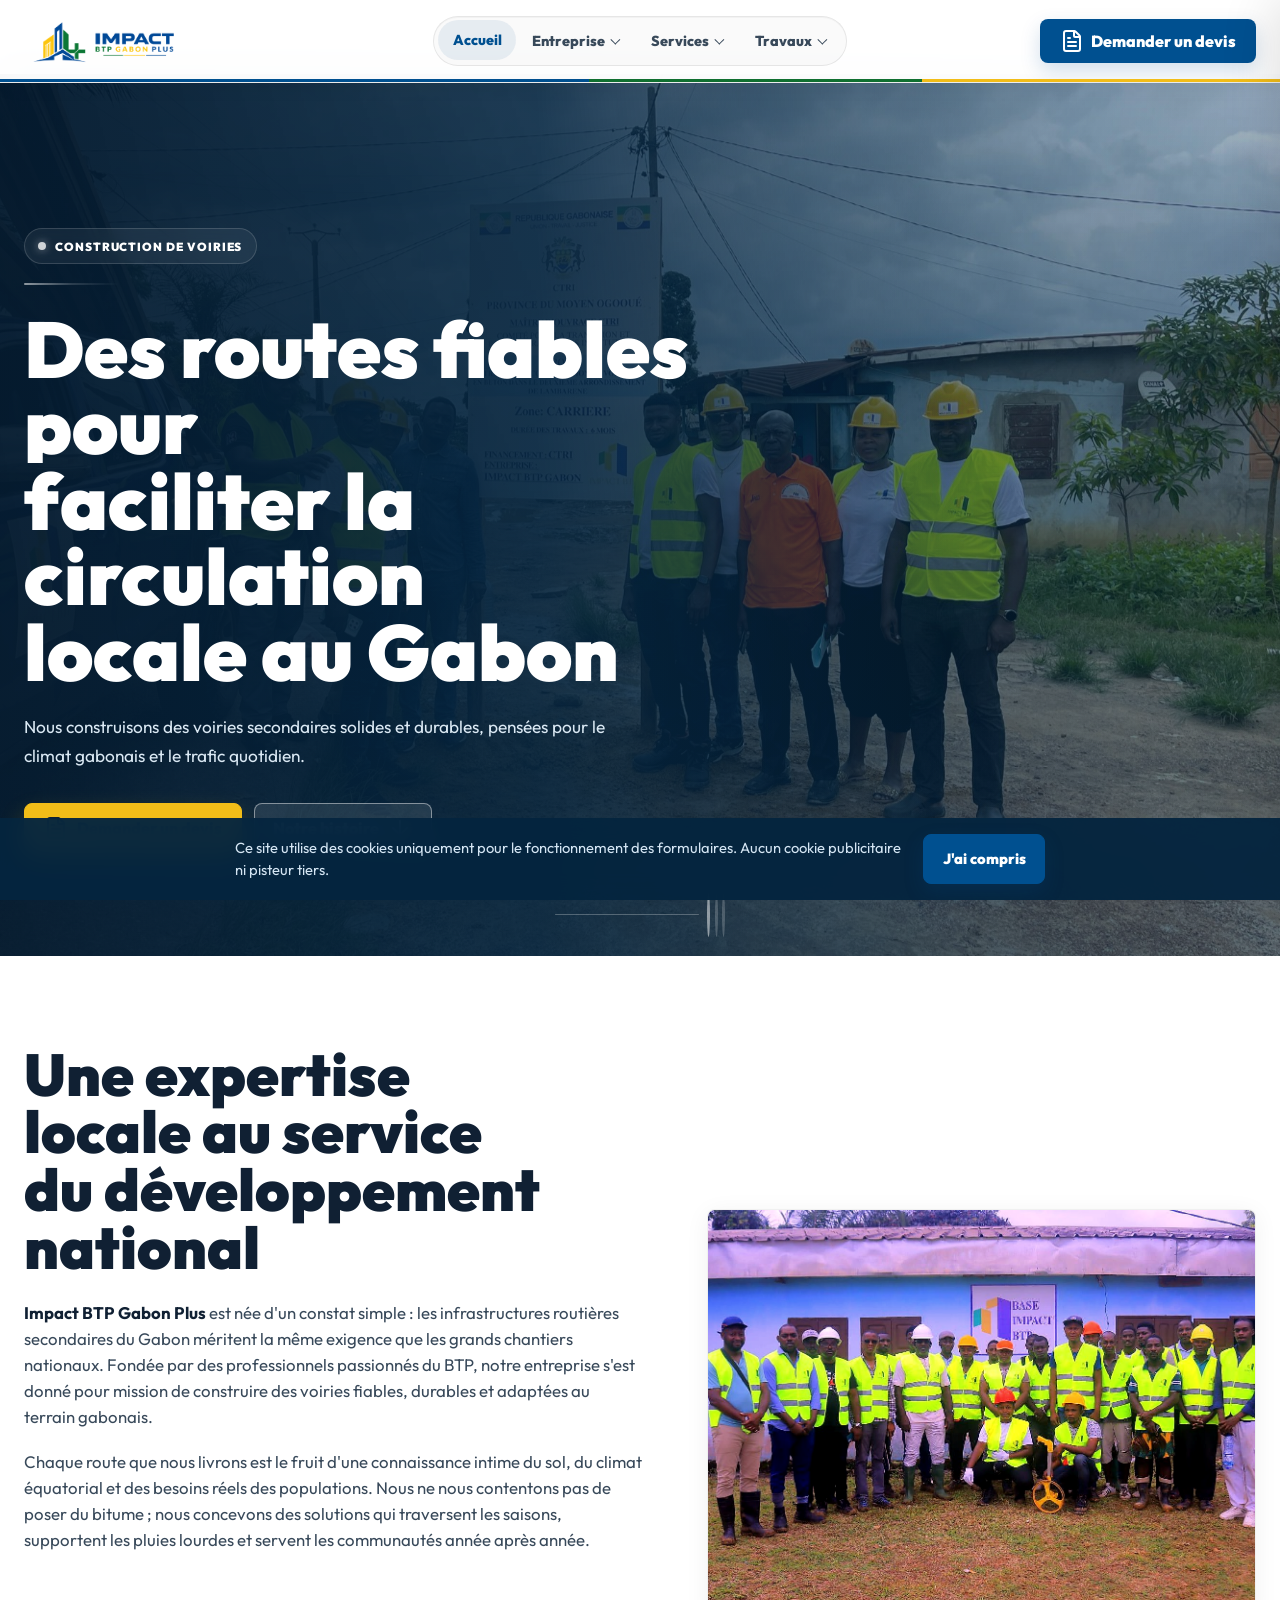
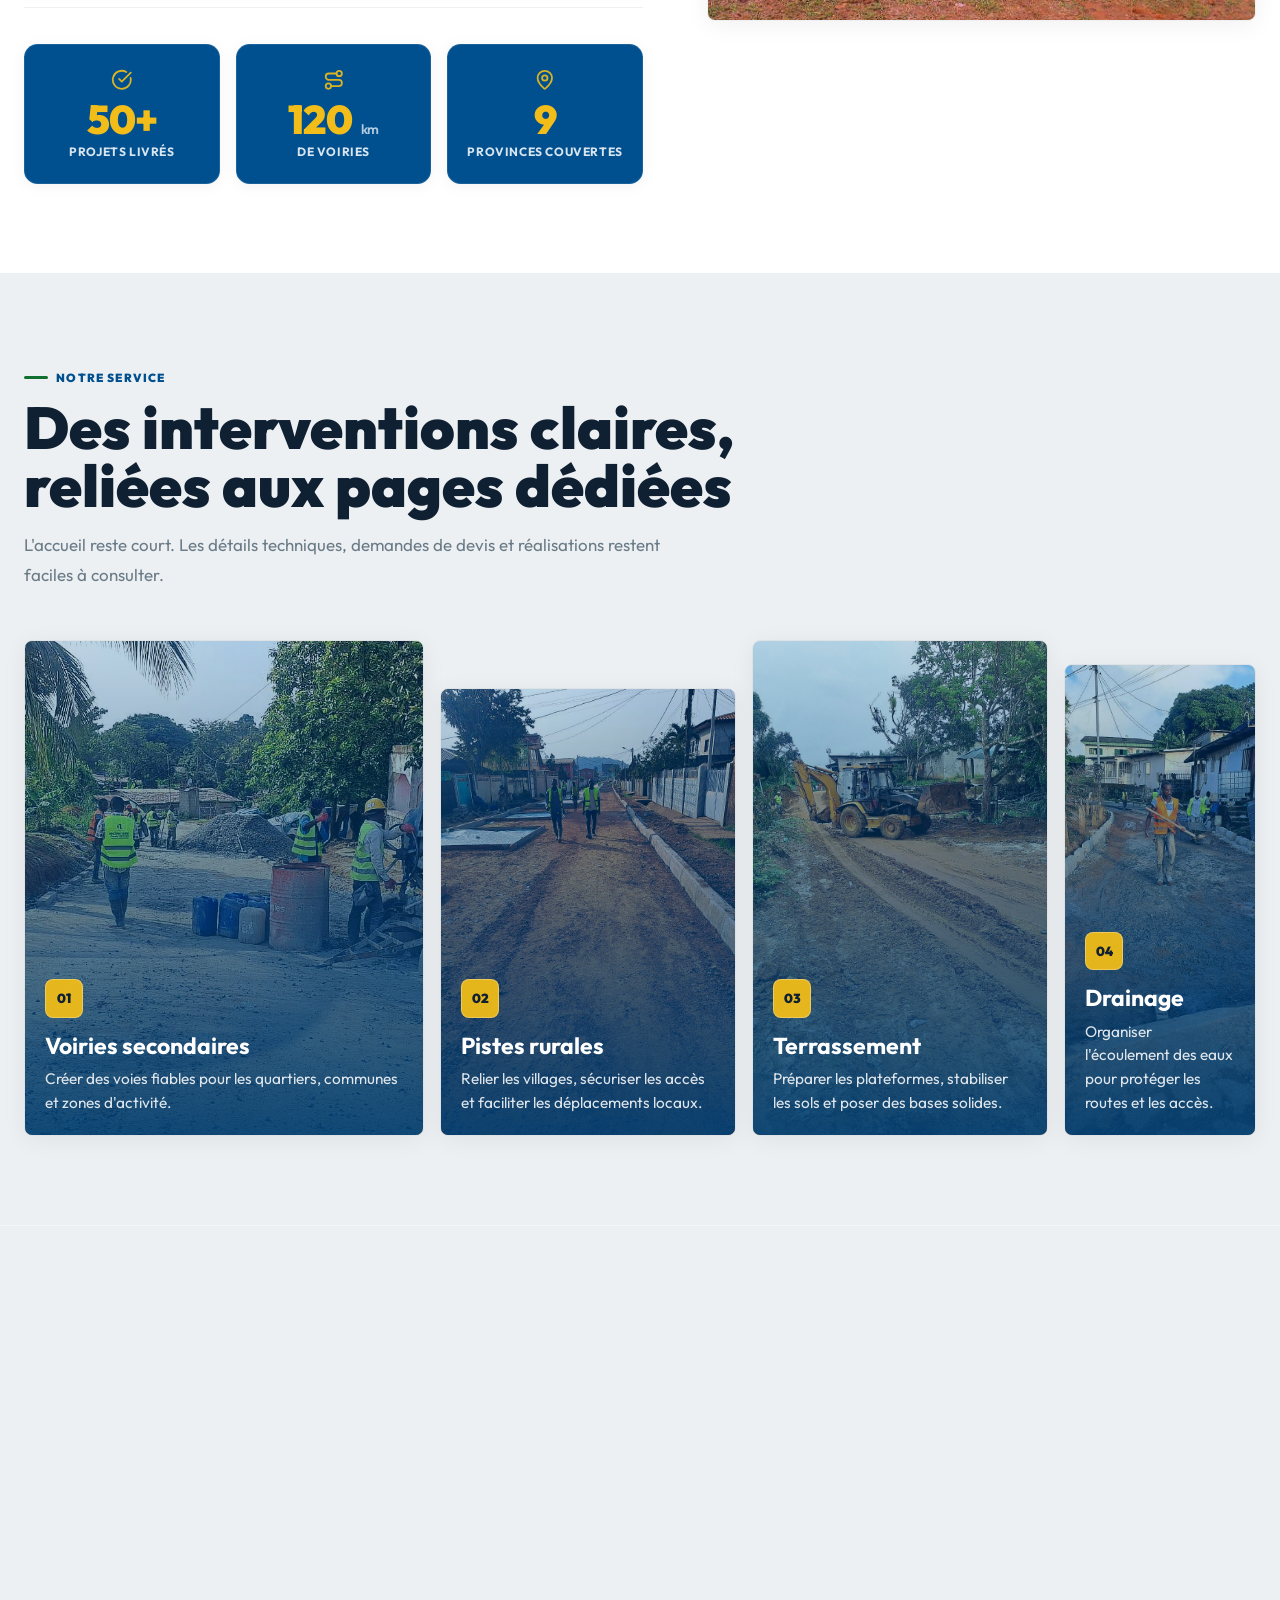
<file: index.html>
<!doctype html>
<html lang="fr">
<head>
  <meta charset="UTF-8">
  <meta name="viewport" content="width=device-width, initial-scale=1.0">
  <title>Impact BTP Gabon Plus | Voiries &amp; pistes au Gabon</title>
  <meta name="description" content="Impact BTP Gabon Plus construit et réhabilite voiries, pistes rurales, drainage et accès de chantier à Libreville, Akanda et au Gabon.">
  <meta name="robots" content="index, follow, max-image-preview:large">
  <meta name="theme-color" content="#f5f6f7">
  <link rel="canonical" href="https://impactbtpgabonplus.com/">
  <meta property="og:locale" content="fr_GA">
  <meta property="og:type" content="website">
  <meta property="og:site_name" content="Impact BTP Gabon Plus">
  <meta property="og:title" content="Impact BTP Gabon Plus | Voiries &amp; pistes au Gabon">
  <meta property="og:description" content="Construction et réhabilitation de voiries, pistes rurales, drainage et accès de chantier à Libreville, Akanda et au Gabon.">
  <meta property="og:url" content="https://impactbtpgabonplus.com/">
  <meta property="og:image" content="https://impactbtpgabonplus.com/photos/used/hero-coulage-voirie-beton.jpg">
  <meta property="og:image:width" content="1280">
  <meta property="og:image:height" content="720">
  <meta name="twitter:card" content="summary_large_image">
  <link rel="preconnect" href="https://fonts.googleapis.com">
  <link rel="preconnect" href="https://fonts.gstatic.com" crossorigin>
  <link href="https://fonts.googleapis.com/css2?family=Outfit:wght@300;400;500;600;700;800;900&amp;display=swap" rel="stylesheet">
  <link rel="preload" as="style" href="https://fonts.googleapis.com/css2?family=Outfit:wght@300;400;500;600;700;800;900&display=swap">
  <link rel="preload" as="image" href="photos/used/hero1.jpeg" fetchpriority="high">
  <script src="lucide.min.js" defer></script>
  <link rel="icon" type="image/png" sizes="32x32" href="photos/logos/logoibtprvb.png">
  <link rel="apple-touch-icon" href="photos/logos/logoibtprvb.png">
  <link rel="stylesheet" href="styles.css">
  <script type="application/ld+json">
  {
    "@context": "https://schema.org",
    "@graph": [
      {
        "@type": ["LocalBusiness", "HomeAndConstructionBusiness"],
        "@id": "https://impactbtpgabonplus.com/#localbusiness",
        "name": "Impact BTP Gabon Plus",
        "url": "https://impactbtpgabonplus.com/",
        "logo": "https://impactbtpgabonplus.com/photos/logos/logoibtprvb.png",
        "image": [
          "https://impactbtpgabonplus.com/photos/used/hero-coulage-voirie-beton.jpg",
          "https://impactbtpgabonplus.com/photos/used/equipe-impact-btp-terrain.jpg"
        ],
        "description": "Entreprise gabonaise spécialisée dans la construction et la réhabilitation de voiries secondaires, pistes rurales, drainage, terrassement et accès de chantier.",
        "telephone": ["+241077853711", "+241077431326", "+33758306538"],
        "email": "impact.gabonbtp@gmail.com",
        "address": {
          "@type": "PostalAddress",
          "streetAddress": "Akanda",
          "addressLocality": "Libreville",
          "addressRegion": "Estuaire",
          "addressCountry": "GA"
        },
        "geo": {
          "@type": "GeoCoordinates",
          "latitude": 0.5001,
          "longitude": 9.418
        },
        "areaServed": ["Akanda", "Libreville", "Estuaire", "Gabon"],
        "openingHoursSpecification": [
          {
            "@type": "OpeningHoursSpecification",
            "dayOfWeek": ["Monday", "Tuesday", "Wednesday", "Thursday", "Friday", "Saturday"],
            "opens": "08:00",
            "closes": "18:00"
          }
        ],
        "priceRange": "Sur devis",
        "sameAs": ["https://www.tiktok.com/@impact.btp.gabon?_r=1&_t=ZN-97V0LAjyrQ6"],
        "hasOfferCatalog": {
          "@type": "OfferCatalog",
          "name": "Travaux BTP et infrastructures locales",
          "itemListElement": [
            {"@type": "Offer", "itemOffered": {"@type": "Service", "name": "Construction de voiries secondaires"}},
            {"@type": "Offer", "itemOffered": {"@type": "Service", "name": "Réhabilitation de pistes rurales"}},
            {"@type": "Offer", "itemOffered": {"@type": "Service", "name": "Terrassement et compactage"}},
            {"@type": "Offer", "itemOffered": {"@type": "Service", "name": "Assainissement et drainage"}}
          ]
        }
      },
      {
        "@type": "WebSite",
        "@id": "https://impactbtpgabonplus.com/#website",
        "url": "https://impactbtpgabonplus.com/",
        "name": "Impact BTP Gabon Plus",
        "publisher": {"@id": "https://impactbtpgabonplus.com/#localbusiness"},
        "inLanguage": "fr-GA"
      },
      {
        "@type": "FAQPage",
        "@id": "https://impactbtpgabonplus.com/#faq",
        "mainEntity": [
          {
            "@type": "Question",
            "name": "Dans quelles zones Impact BTP Gabon Plus intervient-il ?",
            "acceptedAnswer": {"@type": "Answer", "text": "L'entreprise intervient à Akanda, Libreville, dans l'Estuaire et peut étudier des projets dans les autres provinces du Gabon selon les moyens à mobiliser."}
          },
          {
            "@type": "Question",
            "name": "Quels travaux de voirie sont proposés ?",
            "acceptedAnswer": {"@type": "Answer", "text": "Impact BTP Gabon Plus réalise des voiries secondaires, pistes rurales, accès de chantier, terrassement, compactage, drainage et aménagements urbains."}
          },
          {
            "@type": "Question",
            "name": "Comment demander un devis BTP au Gabon ?",
            "acceptedAnswer": {"@type": "Answer", "text": "Il suffit d'envoyer la localisation, le type de projet, l'état actuel du terrain, des photos si disponibles et le délai souhaité via la page de devis."}
          },
          {
            "@type": "Question",
            "name": "Quels sont les délais habituels pour un chantier ?",
            "acceptedAnswer": {"@type": "Answer", "text": "Les délais dépendent de la nature et de l'étendue du chantier. Après la visite terrain, l'équipe propose un planning clair avec les étapes, les moyens mobilisés et une estimation de la durée des travaux."}
          }
        ]
      }
    ]
  }
  </script>
</head>
<body data-page="accueil">
<a class="skip-link" href="#main-content">Aller au contenu principal</a>
<div id="siteHeader"></div>

<main id="main-content" class="page-main home-main">
  <section id="accueil" class="home-hero">
    <div class="hero-slide-bg on" data-slide="0"><img src="photos/used/hero1.jpeg" width="2048" height="1536" alt="" fetchpriority="high" decoding="async"></div>
    <div class="hero-slide-bg" data-slide="1"><img src="photos/used/hero-piste-avant-rehabilitation.jpg" width="1280" height="720" alt="" loading="lazy" decoding="async"></div>
    <div class="hero-slide-bg" data-slide="2"><img src="photos/used/hero-terrassement-engin.jpg" width="1280" height="720" alt="" loading="lazy" decoding="async"></div>
    <div class="hero-overlay"></div>

    <div class="hero-slide-content on" data-slide="0">
      <div class="hero-copy">
        <span class="hero-badge hero-word" style="animation-delay:.15s">Construction de voiries</span>
        <div class="hero-line" style="animation-delay:.42s"></div>
        <h1>
          <span class="hero-word" style="animation-delay:.62s">Des routes</span>
          <span class="hero-word" style="animation-delay:.76s">fiables</span>
          <span class="hero-word" style="animation-delay:.9s">pour</span><br>
          <span class="hero-word" style="animation-delay:1.08s">faciliter la circulation</span><br>
          <span class="hero-word" style="animation-delay:1.28s">locale au Gabon</span>
        </h1>
        <p class="hero-fade" style="animation-delay:1.65s">Nous construisons des voiries secondaires solides et durables, pensées pour le climat gabonais et le trafic quotidien.</p>
        <div class="hero-actions hero-fade" style="animation-delay:1.95s">
          <a class="btn btn-primary" href="devis.html"><i data-lucide="file-text"></i> Demander un devis</a>
          <a class="btn btn-outline" href="#histoire">Notre histoire <i data-lucide="arrow-down"></i></a>
        </div>
      </div>
    </div>

    <div class="hero-slide-content" data-slide="1">
      <div class="hero-copy">
        <span class="hero-badge hero-word" style="animation-delay:.15s">Pistes rurales</span>
        <div class="hero-line" style="animation-delay:.42s"></div>
        <h2 class="hero-title">
          <span class="hero-word" style="animation-delay:.62s">Désenclaver les zones</span><br>
          <span class="hero-word" style="animation-delay:.9s">rurales du Gabon</span><br>
          <span class="hero-word" style="animation-delay:1.18s">en réhabilitant les pistes</span>
        </h2>
        <p class="hero-fade" style="animation-delay:1.65s">Remettre en état les pistes pour désenclaver les communautés et permettre le développement local.</p>
        <div class="hero-actions hero-fade" style="animation-delay:1.95s">
          <a class="btn btn-primary" href="services.html#pistes"><i data-lucide="route"></i> Voir ce service</a>
          <a class="btn btn-outline" href="realisations.html">Réalisations <i data-lucide="arrow-right"></i></a>
        </div>
      </div>
    </div>

    <div class="hero-slide-content" data-slide="2">
      <div class="hero-copy">
        <span class="hero-badge hero-word" style="animation-delay:.15s">Aménagements &amp; chantiers</span>
        <div class="hero-line" style="animation-delay:.42s"></div>
        <h2 class="hero-title">
          <span class="hero-word" style="animation-delay:.62s">Aménager les accès</span><br>
          <span class="hero-word" style="animation-delay:.9s">avec rigueur</span><br>
          <span class="hero-word" style="animation-delay:1.18s">et expertise terrain</span>
        </h2>
        <p class="hero-fade" style="animation-delay:1.65s">Terrassement, accès de chantier, assainissement : nous préparons le terrain pour l'avenir de vos projets.</p>
        <div class="hero-actions hero-fade" style="animation-delay:1.95s">
          <a class="btn btn-primary" href="services.html"><i data-lucide="hard-hat"></i> Nos services</a>
          <a class="btn btn-outline" href="contact.html">Nous contacter <i data-lucide="arrow-right"></i></a>
        </div>
      </div>
    </div>

    <div class="hero-bottom">
      <div class="hero-bottom-inner">
        <div class="hero-controls">
          <div class="hero-progress-track"><div id="heroProg" class="hero-progress run"></div></div>
          <div class="hero-dots">
            <button class="hero-dot on" type="button" data-goto="0" aria-label="Voirie"></button>
            <button class="hero-dot" type="button" data-goto="1" aria-label="Pistes rurales"></button>
            <button class="hero-dot" type="button" data-goto="2" aria-label="Aménagements"></button>
          </div>
        </div>
      </div>
    </div>
  </section>

  <section id="histoire" class="section section-white">
    <div class="container story-grid story-feature-grid">
      <div class="text-flow story-feature-copy reveal-left">
        <div class="section-head">
          <h2>Une expertise locale au service du développement national</h2>
        </div>
        <p><strong>Impact BTP Gabon Plus</strong> est née d'un constat simple : les infrastructures routières secondaires du Gabon méritent la même exigence que les grands chantiers nationaux. Fondée par des professionnels passionnés du BTP, notre entreprise s'est donné pour mission de construire des voiries fiables, durables et adaptées au terrain gabonais.</p>
        <p>Chaque route que nous livrons est le fruit d'une connaissance intime du sol, du climat équatorial et des besoins réels des populations. Nous ne nous contentons pas de poser du bitume ; nous concevons des solutions qui traversent les saisons, supportent les pluies lourdes et servent les communautés année après année.</p>
        <div class="stats-modern">
          <div class="stat-card"><i data-lucide="check-circle"></i><strong>50+</strong><span>Projets livrés</span></div>
          <div class="stat-card"><i data-lucide="route"></i><strong>120 <em>km</em></strong><span>De voiries</span></div>
          <div class="stat-card"><i data-lucide="map-pin"></i><strong>9</strong><span>Provinces couvertes</span></div>
        </div>
      </div>
      <div class="image-card team-image-card reveal-right">
        <img src="photos/used/equipe-impact-btp-terrain.jpg" width="1137" height="853" loading="lazy" decoding="async" alt="Équipe Impact BTP Gabon Plus sur le terrain à Libreville">
      </div>
    </div>
  </section>

  <section id="services" class="section section-soft">
    <div class="container">
      <div class="section-head center reveal">
        <span class="eyebrow">Notre service</span>
        <h2>Des interventions claires, reliées aux pages dédiées</h2>
        <p>L'accueil reste court. Les détails techniques, demandes de devis et réalisations restent faciles à consulter.</p>
      </div>
      <div class="service-showcase">
        <a class="service-tile reveal stagger-1" href="services.html#voiries">
          <img src="photos/used/hero-coulage-voirie-beton.jpg" width="1280" height="720" loading="lazy" decoding="async" alt="Coulage de béton pour voirie secondaire au Gabon">
          <span class="service-number">01</span>
          <h3>Voiries secondaires</h3>
          <p>Créer des voies fiables pour les quartiers, communes et zones d'activité.</p>
        </a>
        <a class="service-tile reveal stagger-2" href="services.html#pistes">
          <img src="photos/used/piste-laterite-compactee.jpg" width="960" height="1200" loading="lazy" decoding="async" alt="Piste rurale compactée pour désenclavement au Gabon">
          <span class="service-number">02</span>
          <h3>Pistes rurales</h3>
          <p>Relier les villages, sécuriser les accès et faciliter les déplacements locaux.</p>
        </a>
        <a class="service-tile reveal stagger-3" href="services.html#terrassement">
          <img src="photos/used/terrassement-piste-rurale.jpg" width="960" height="1200" loading="lazy" decoding="async" alt="Terrassement d'une piste rurale au Gabon">
          <span class="service-number">03</span>
          <h3>Terrassement</h3>
          <p>Préparer les plateformes, stabiliser les sols et poser des bases solides.</p>
        </a>
        <a class="service-tile reveal stagger-4" href="services.html#drainage">
          <img src="photos/used/caniveau-bordure-chantier.jpg" width="960" height="1200" loading="lazy" decoding="async" alt="Caniveau et bordures pour drainage de voirie au Gabon">
          <span class="service-number">04</span>
          <h3>Drainage</h3>
          <p>Organiser l'écoulement des eaux pour protéger les routes et les accès.</p>
        </a>
      </div>
    </div>
  </section>

  <section id="temoignages" class="section section-soft">
    <div class="container">
      <div class="section-head center reveal">
        <span class="eyebrow">Témoignages</span>
        <h2>Ils nous font confiance sur le terrain</h2>
        <p>Des retours sobres et locaux, alignés avec l'activité de l'entreprise.</p>
      </div>

      <div class="av-static-grid">
        <article class="av-slide-inner reveal stagger-1">
          <div class="av-card-badge" style="--accent: var(--blue)">Voirie</div>
          <div class="av-stars"><i data-lucide="star"></i><i data-lucide="star"></i><i data-lucide="star"></i><i data-lucide="star"></i><i data-lucide="star"></i></div>
          <blockquote>Impact BTP a livré les travaux avec méthode. Les accès sont plus praticables et l'équipe a gardé un bon suivi du chantier.</blockquote>
          <div class="av-author">
            <div class="av-avatar" style="--av-bg: #d6e6f4; --av-fg: var(--blue)"><i data-lucide="user"></i></div>
            <div><strong>Jean-Marc Ndong</strong><span>Responsable de site, Estuaire</span></div>
          </div>
        </article>

        <article class="av-slide-inner reveal stagger-2">
          <div class="av-card-badge" style="--accent: var(--green)">Pistes</div>
          <div class="av-stars"><i data-lucide="star"></i><i data-lucide="star"></i><i data-lucide="star"></i><i data-lucide="star"></i><i data-lucide="star"></i></div>
          <blockquote>La réhabilitation de la piste a facilité les déplacements et les livraisons. Les échanges avec l'équipe ont été clairs.</blockquote>
          <div class="av-author">
            <div class="av-avatar" style="--av-bg: #d4e7d7; --av-fg: var(--green)"><i data-lucide="user"></i></div>
            <div><strong>Nadège Mavoungou</strong><span>Coordination logistique</span></div>
          </div>
        </article>

        <article class="av-slide-inner reveal stagger-3">
          <div class="av-card-badge" style="--accent: var(--blue)">Terrassement</div>
          <div class="av-stars"><i data-lucide="star"></i><i data-lucide="star"></i><i data-lucide="star"></i><i data-lucide="star"></i><i data-lucide="star"></i></div>
          <blockquote>Le terrassement et le drainage réalisés sont propres. On voit que la préparation du terrain a été prise au sérieux.</blockquote>
          <div class="av-author">
            <div class="av-avatar" style="--av-bg: #d6e6f4; --av-fg: var(--blue)"><i data-lucide="user"></i></div>
            <div><strong>Arnaud Biyoghe</strong><span>Suivi travaux, Moyen-Ogooué</span></div>
          </div>
        </article>
      </div>
    </div>
  </section>

  <section id="faq" class="section section-soft">
    <div class="container">
      <div class="section-head center reveal">
        <span class="eyebrow">Questions fréquentes</span>
        <h2>Ce qu'il faut savoir avant de lancer un projet</h2>
      </div>
      <div class="faq-grid">
        <article class="faq-item reveal stagger-1">
          <h3>Dans quelles zones intervenez-vous ?</h3>
          <p>Nous intervenons à Akanda, Libreville, dans l'Estuaire et pouvons étudier les projets situés dans les autres provinces du Gabon.</p>
        </article>
        <article class="faq-item reveal stagger-2">
          <h3>Quels types de travaux prenez-vous en charge ?</h3>
          <p>Voiries secondaires, pistes rurales, terrassement, compactage, drainage, accès de chantier, entretien de voies et aménagements urbains.</p>
        </article>
        <article class="faq-item reveal stagger-3">
          <h3>Quelles informations envoyer pour un devis ?</h3>
          <p>La localisation, le type de projet, l'état actuel du terrain, des photos si disponibles et le délai souhaité permettent un premier cadrage utile.</p>
        </article>
        <article class="faq-item reveal stagger-4">
          <h3>Quels sont les délais habituels pour un chantier ?</h3>
          <p>Les délais dépendent de la nature et de l'étendue du chantier. Après la visite terrain, l'équipe vous propose un planning clair avec les étapes, les moyens mobilisés et une estimation de la durée des travaux.</p>
        </article>
      </div>
    </div>
  </section>

  <section id="partenaires" class="section section-soft">
    <div class="container">
      <div class="section-head center reveal">
        <span class="eyebrow">Confiance</span>
        <h2>Ils travaillent avec nous</h2>
      </div>
      <div class="partner-grid reveal">
        <div class="partner-item"><i data-lucide="building-2"></i><span>Collectivités locales</span></div>
        <div class="partner-item"><i data-lucide="factory"></i><span>Entreprises privées</span></div>
        <div class="partner-item"><i data-lucide="landmark"></i><span>Institutions publiques</span></div>
        <div class="partner-item"><i data-lucide="truck"></i><span>Exploitations agricoles</span></div>
      </div>
    </div>
  </section>
</main>

<div id="siteFooter"></div>
<aside id="cookieBanner" class="cookie-banner" role="dialog" aria-label="Cookies" hidden>
  <p>Ce site utilise des cookies uniquement pour le fonctionnement des formulaires. Aucun cookie publicitaire ni pisteur tiers.</p>
  <button id="cookieAccept" class="btn btn-primary" type="button">J'ai compris</button>
</aside>
<script src="script.js" defer></script>
</body>
</html>
</file>
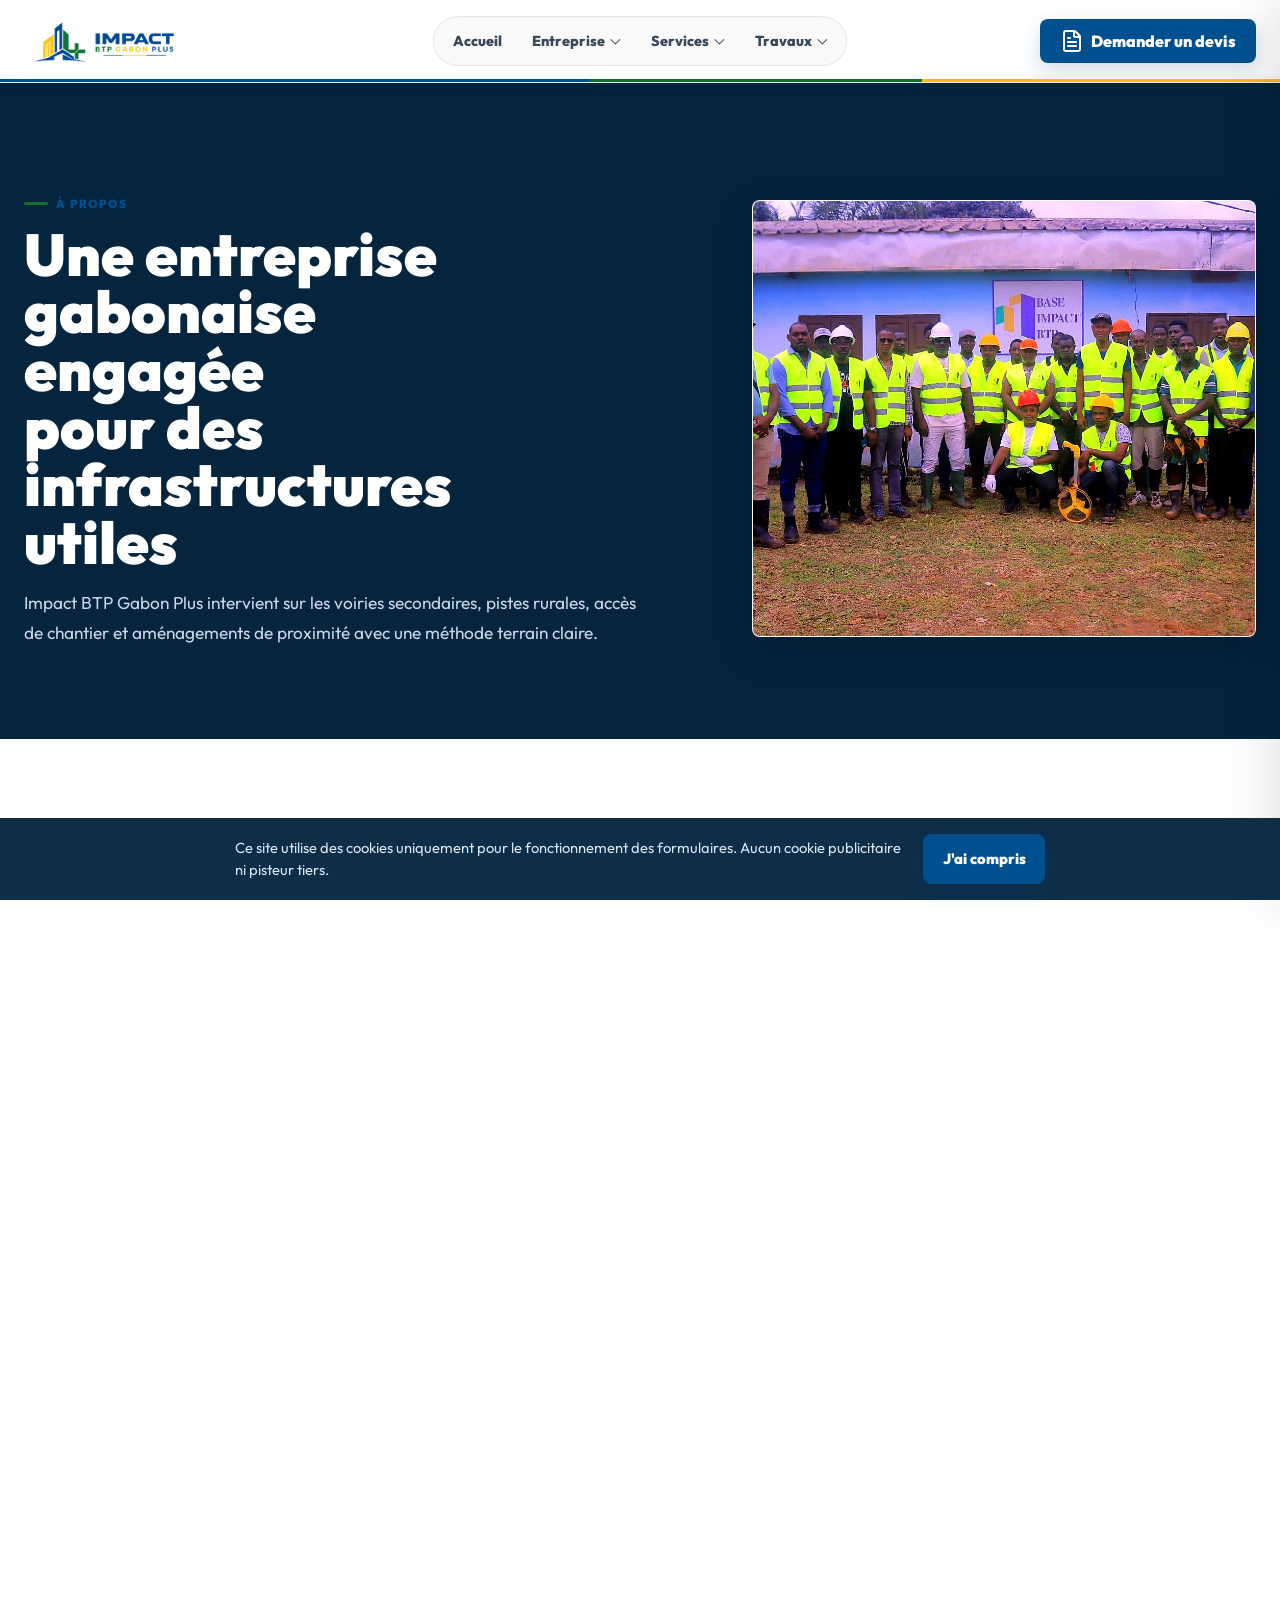
<file: apropos.html>
<!doctype html>
<html lang="fr">
<head>
  <meta charset="UTF-8">
  <meta name="viewport" content="width=device-width, initial-scale=1.0">
  <title>À propos Impact BTP | Entreprise BTP au Gabon</title>
  <meta name="description" content="Découvrez Impact BTP Gabon Plus, entreprise BTP locale spécialisée en voiries, pistes rurales, terrassement et drainage au Gabon.">
  <meta name="robots" content="index, follow, max-image-preview:large">
  <meta name="theme-color" content="#07569f">
  <link rel="canonical" href="https://impactbtpgabonplus.com/apropos.html">
  <meta property="og:locale" content="fr_GA">
  <meta property="og:type" content="article">
  <meta property="og:site_name" content="Impact BTP Gabon Plus">
  <meta property="og:title" content="À propos Impact BTP | Entreprise BTP au Gabon">
  <meta property="og:description" content="Une entreprise gabonaise spécialisée en infrastructures de proximité, voiries secondaires et pistes rurales.">
  <meta property="og:url" content="https://impactbtpgabonplus.com/apropos.html">
  <meta property="og:image" content="https://impactbtpgabonplus.com/photos/used/equipe-impact-btp-terrain.jpg">
  <meta property="og:image:width" content="1137">
  <meta property="og:image:height" content="853">
  <meta name="twitter:card" content="summary_large_image">
  <link rel="preconnect" href="https://fonts.googleapis.com">
  <link rel="preconnect" href="https://fonts.gstatic.com" crossorigin>
  <link href="https://fonts.googleapis.com/css2?family=Outfit:wght@300;400;500;600;700;800;900&amp;display=swap" rel="stylesheet">
  <link rel="preload" as="style" href="https://fonts.googleapis.com/css2?family=Outfit:wght@300;400;500;600;700;800;900&display=swap">
  <link rel="preload" as="image" href="photos/used/equipe-impact-btp-terrain.jpg" fetchpriority="high">
  <script src="lucide.min.js" defer></script>
  <link rel="icon" type="image/png" sizes="32x32" href="photos/logos/logoibtprvb.png">
  <link rel="apple-touch-icon" href="photos/logos/logoibtprvb.png">
  <link rel="stylesheet" href="styles.css">
</head>
<body data-page="apropos">
<a class="skip-link" href="#main-content">Aller au contenu principal</a>
<div id="siteHeader"></div>

<main id="main-content" class="page-main">
  <section class="page-hero">
    <div class="container page-hero-grid">
      <div class="reveal">
        <span class="eyebrow">À propos</span>
        <h1 class="page-title">Une entreprise gabonaise engagée pour des infrastructures utiles</h1>
        <p>Impact BTP Gabon Plus intervient sur les voiries secondaires, pistes rurales, accès de chantier et aménagements de proximité avec une méthode terrain claire.</p>
      </div>
      <div class="page-hero-media team-image-card reveal-right">
        <img src="photos/used/equipe-impact-btp-terrain.jpg" width="1137" height="853" fetchpriority="high" decoding="async" alt="Équipe Impact BTP Gabon Plus sur le terrain">
      </div>
    </div>
  </section>

  <section class="section section-white">
    <div class="container story-grid story-feature-grid">
      <div class="text-flow story-feature-copy reveal-left">
        <div class="section-head">
          <h2>Une expertise locale au service du développement national</h2>
        </div>
        <p><strong>Impact BTP Gabon Plus</strong> est née d'un constat simple : les infrastructures routières secondaires du Gabon méritent la même exigence que les grands chantiers nationaux. Fondée par des professionnels passionnés du BTP, notre entreprise s'est donné pour mission de construire des voiries fiables, durables et adaptées au terrain gabonais.</p>
        <p>Chaque route que nous livrons est le fruit d'une connaissance intime du sol, du climat équatorial et des besoins réels des populations. Nous ne nous contentons pas de poser du bitume ; nous concevons des solutions qui traversent les saisons, supportent les pluies lourdes et servent les communautés année après année.</p>
        <div class="stats-modern">
          <div class="stat-card"><i data-lucide="check-circle"></i><strong>50+</strong><span>Projets livrés</span></div>
          <div class="stat-card"><i data-lucide="route"></i><strong>120 <em>km</em></strong><span>De voiries</span></div>
          <div class="stat-card"><i data-lucide="map-pin"></i><strong>9</strong><span>Provinces couvertes</span></div>
        </div>
      </div>
      <div class="image-card reveal-right">
        <img src="photos/used/voie-reprofilee-quartier.jpg" width="1280" height="719" loading="lazy" decoding="async" alt="Voie de quartier reprofilée après travaux au Gabon">
      </div>
    </div>
  </section>

  <section class="section section-white">
    <div class="container">
      <div class="section-head center reveal">
        <span class="eyebrow">Méthode</span>
        <h2>Une approche simple et professionnelle</h2>
      </div>
      <div class="card-grid cards-yellow">
        <article class="pro-card reveal stagger-1">
          <div class="card-icon"><i data-lucide="map"></i></div>
          <h3>Diagnostic terrain</h3>
          <p>Comprendre l'état des accès, les contraintes du sol et les priorités du client avant d'engager les travaux.</p>
        </article>
        <article class="pro-card reveal stagger-2">
          <div class="card-icon"><i data-lucide="hard-hat"></i></div>
          <h3>Exécution suivie</h3>
          <p>Mobiliser les moyens adaptés et suivre les étapes de chantier pour garder une trajectoire claire.</p>
        </article>
        <article class="pro-card reveal stagger-3">
          <div class="card-icon"><i data-lucide="shield-check"></i></div>
          <h3>Livraison durable</h3>
          <p>Protéger les ouvrages par une préparation sérieuse, un compactage maîtrisé et un drainage cohérent.</p>
        </article>
      </div>
    </div>
  </section>
</main>

<div id="siteFooter"></div>
<aside id="cookieBanner" class="cookie-banner" role="dialog" aria-label="Cookies" hidden>
  <p>Ce site utilise des cookies uniquement pour le fonctionnement des formulaires. Aucun cookie publicitaire ni pisteur tiers.</p>
  <button id="cookieAccept" class="btn btn-primary" type="button">J'ai compris</button>
</aside>
<script src="script.js" defer></script>
</body>
</html>
</file>
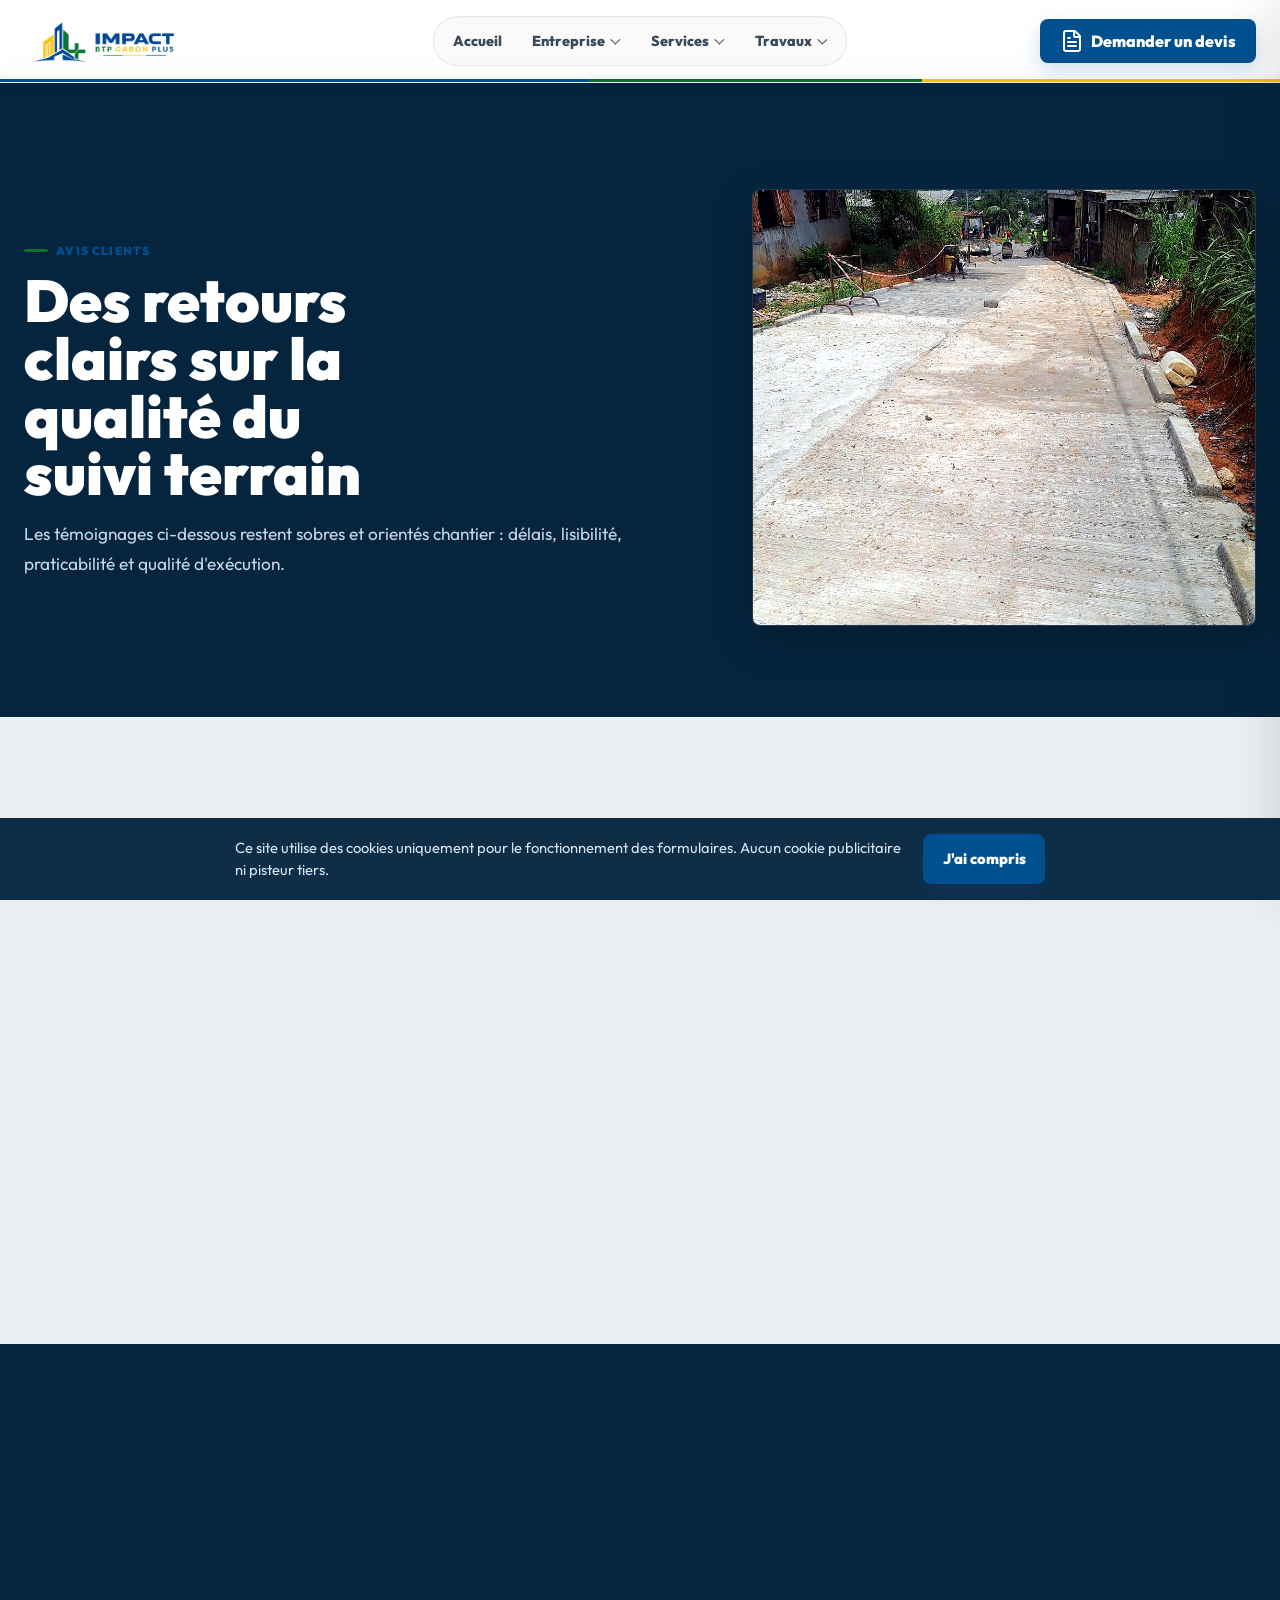
<file: avis.html>
<!doctype html>
<html lang="fr">
<head>
  <meta charset="UTF-8">
  <meta name="viewport" content="width=device-width, initial-scale=1.0">
  <title>Avis clients Impact BTP | Travaux au Gabon</title>
  <meta name="description" content="Avis clients sur Impact BTP Gabon Plus : qualité de suivi, travaux de voirie, pistes rurales, drainage et accès de chantier au Gabon.">
  <meta name="robots" content="index, follow, max-image-preview:large">
  <meta name="theme-color" content="#f5f6f7">
  <link rel="canonical" href="https://impactbtpgabonplus.com/avis.html">
  <meta property="og:locale" content="fr_GA">
  <meta property="og:type" content="article">
  <meta property="og:site_name" content="Impact BTP Gabon Plus">
  <meta property="og:title" content="Avis clients Impact BTP | Travaux au Gabon">
  <meta property="og:description" content="Retours clients sur les travaux de voirie, pistes rurales, drainage et accès de chantier au Gabon.">
  <meta property="og:url" content="https://impactbtpgabonplus.com/avis.html">
  <meta property="og:image" content="https://impactbtpgabonplus.com/photos/used/voirie-beton-finale.jpg">
  <meta property="og:image:width" content="960">
  <meta property="og:image:height" content="1200">
  <meta name="twitter:card" content="summary_large_image">
  <link rel="preconnect" href="https://fonts.googleapis.com">
  <link rel="preconnect" href="https://fonts.gstatic.com" crossorigin>
  <link href="https://fonts.googleapis.com/css2?family=Outfit:wght@300;400;500;600;700;800;900&amp;display=swap" rel="stylesheet">
  <link rel="preload" as="style" href="https://fonts.googleapis.com/css2?family=Outfit:wght@300;400;500;600;700;800;900&display=swap">
  <link rel="preload" as="image" href="photos/used/voirie-beton-finale.jpg" fetchpriority="high">
  <script src="lucide.min.js" defer></script>
  <link rel="icon" type="image/png" sizes="32x32" href="photos/logos/logoibtprvb.png">
  <link rel="apple-touch-icon" href="photos/logos/logoibtprvb.png">
  <link rel="stylesheet" href="styles.css">
</head>
<body data-page="avis">
<a class="skip-link" href="#main-content">Aller au contenu principal</a>
<div id="siteHeader"></div>

<main id="main-content" class="page-main">
  <section class="page-hero">
    <div class="container page-hero-grid">
      <div class="reveal">
        <span class="eyebrow">Avis clients</span>
        <h1 class="page-title">Des retours clairs sur la qualité du suivi terrain</h1>
        <p>Les témoignages ci-dessous restent sobres et orientés chantier : délais, lisibilité, praticabilité et qualité d'exécution.</p>
      </div>
      <div class="page-hero-media reveal-right">
        <img src="photos/used/voirie-beton-finale.jpg" width="960" height="1200" fetchpriority="high" decoding="async" alt="Voirie finalisée par Impact BTP Gabon Plus">
      </div>
    </div>
  </section>

  <section class="section section-soft">
    <div class="av-carousel-stage">
      <div class="av-carousel-track" id="avCarousel">

        <div class="av-slide">
          <div class="av-slide-inner">
            <div class="av-card-badge" style="--accent: var(--blue)">Voirie</div>
            <div class="av-stars"><i data-lucide="star"></i><i data-lucide="star"></i><i data-lucide="star"></i><i data-lucide="star"></i><i data-lucide="star"></i></div>
            <blockquote>Le chantier a été organisé avec sérieux. Les informations étaient claires et l'accès livré répond bien au besoin quotidien.</blockquote>
            <div class="av-author">
              <div class="av-avatar" style="--av-bg: #d6e6f4; --av-fg: var(--blue)"><i data-lucide="user"></i></div>
              <div><strong>Jean-Marc Ndong</strong><span>Responsable de site, Estuaire</span></div>
            </div>
          </div>
        </div>

        <div class="av-slide">
          <div class="av-slide-inner">
            <div class="av-card-badge" style="--accent: var(--green)">Pistes</div>
            <div class="av-stars"><i data-lucide="star"></i><i data-lucide="star"></i><i data-lucide="star"></i><i data-lucide="star"></i><i data-lucide="star"></i></div>
            <blockquote>La piste est plus praticable après les travaux. L'équipe a pris le temps d'expliquer les choix techniques et le drainage.</blockquote>
            <div class="av-author">
              <div class="av-avatar" style="--av-bg: #d4e7d7; --av-fg: var(--green)"><i data-lucide="user"></i></div>
              <div><strong>Nadège Mavoungou</strong><span>Coordination logistique</span></div>
            </div>
          </div>
        </div>

        <div class="av-slide">
          <div class="av-slide-inner">
            <div class="av-card-badge" style="--accent: var(--blue)">Terrassement</div>
            <div class="av-stars"><i data-lucide="star"></i><i data-lucide="star"></i><i data-lucide="star"></i><i data-lucide="star"></i><i data-lucide="star"></i></div>
            <blockquote>Le terrassement a été exécuté proprement. On voit que la préparation du sol a été traitée avec méthode.</blockquote>
            <div class="av-author">
              <div class="av-avatar" style="--av-bg: #d6e6f4; --av-fg: var(--blue)"><i data-lucide="user"></i></div>
              <div><strong>Arnaud Biyoghe</strong><span>Suivi travaux, Moyen-Ogooué</span></div>
            </div>
          </div>
        </div>

        <div class="av-slide">
          <div class="av-slide-inner">
            <div class="av-card-badge" style="--accent: var(--green)">Accès chantier</div>
            <div class="av-stars"><i data-lucide="star"></i><i data-lucide="star"></i><i data-lucide="star"></i><i data-lucide="star"></i><i data-lucide="star"></i></div>
            <blockquote>Nous avions besoin d'un accès chantier exploitable rapidement. La réponse a été structurée et le suivi très correct.</blockquote>
            <div class="av-author">
              <div class="av-avatar" style="--av-bg: #d4e7d7; --av-fg: var(--green)"><i data-lucide="user"></i></div>
              <div><strong>Clarisse Mba</strong><span>Gestion d'opérations</span></div>
            </div>
          </div>
        </div>

        <div class="av-slide">
          <div class="av-slide-inner">
            <div class="av-card-badge" style="--accent: var(--blue)">Voirie</div>
            <div class="av-stars"><i data-lucide="star"></i><i data-lucide="star"></i><i data-lucide="star"></i><i data-lucide="star"></i><i data-lucide="star"></i></div>
            <blockquote>Les échanges ont été professionnels du début à la fin. Le résultat est propre et adapté aux contraintes du terrain.</blockquote>
            <div class="av-author">
              <div class="av-avatar" style="--av-bg: #d6e6f4; --av-fg: var(--blue)"><i data-lucide="user"></i></div>
              <div><strong>Patrick Obame</strong><span>Maîtrise d'ouvrage privée</span></div>
            </div>
          </div>
        </div>

        <div class="av-slide">
          <div class="av-slide-inner">
            <div class="av-card-badge" style="--accent: var(--green)">Drainage</div>
            <div class="av-stars"><i data-lucide="star"></i><i data-lucide="star"></i><i data-lucide="star"></i><i data-lucide="star"></i><i data-lucide="star"></i></div>
            <blockquote>Le drainage a changé le comportement de la voie pendant les pluies. C'était un point important pour nous.</blockquote>
            <div class="av-author">
              <div class="av-avatar" style="--av-bg: #d4e7d7; --av-fg: var(--green)"><i data-lucide="user"></i></div>
              <div><strong>Solange Kassa</strong><span>Responsable administratif</span></div>
            </div>
          </div>
        </div>

      </div>
    </div>
  </section>
</main>

<div id="siteFooter"></div>
<aside id="cookieBanner" class="cookie-banner" role="dialog" aria-label="Cookies" hidden>
  <p>Ce site utilise des cookies uniquement pour le fonctionnement des formulaires. Aucun cookie publicitaire ni pisteur tiers.</p>
  <button id="cookieAccept" class="btn btn-primary" type="button">J'ai compris</button>
</aside>
<script src="script.js" defer></script>
</body>
</html>
</file>
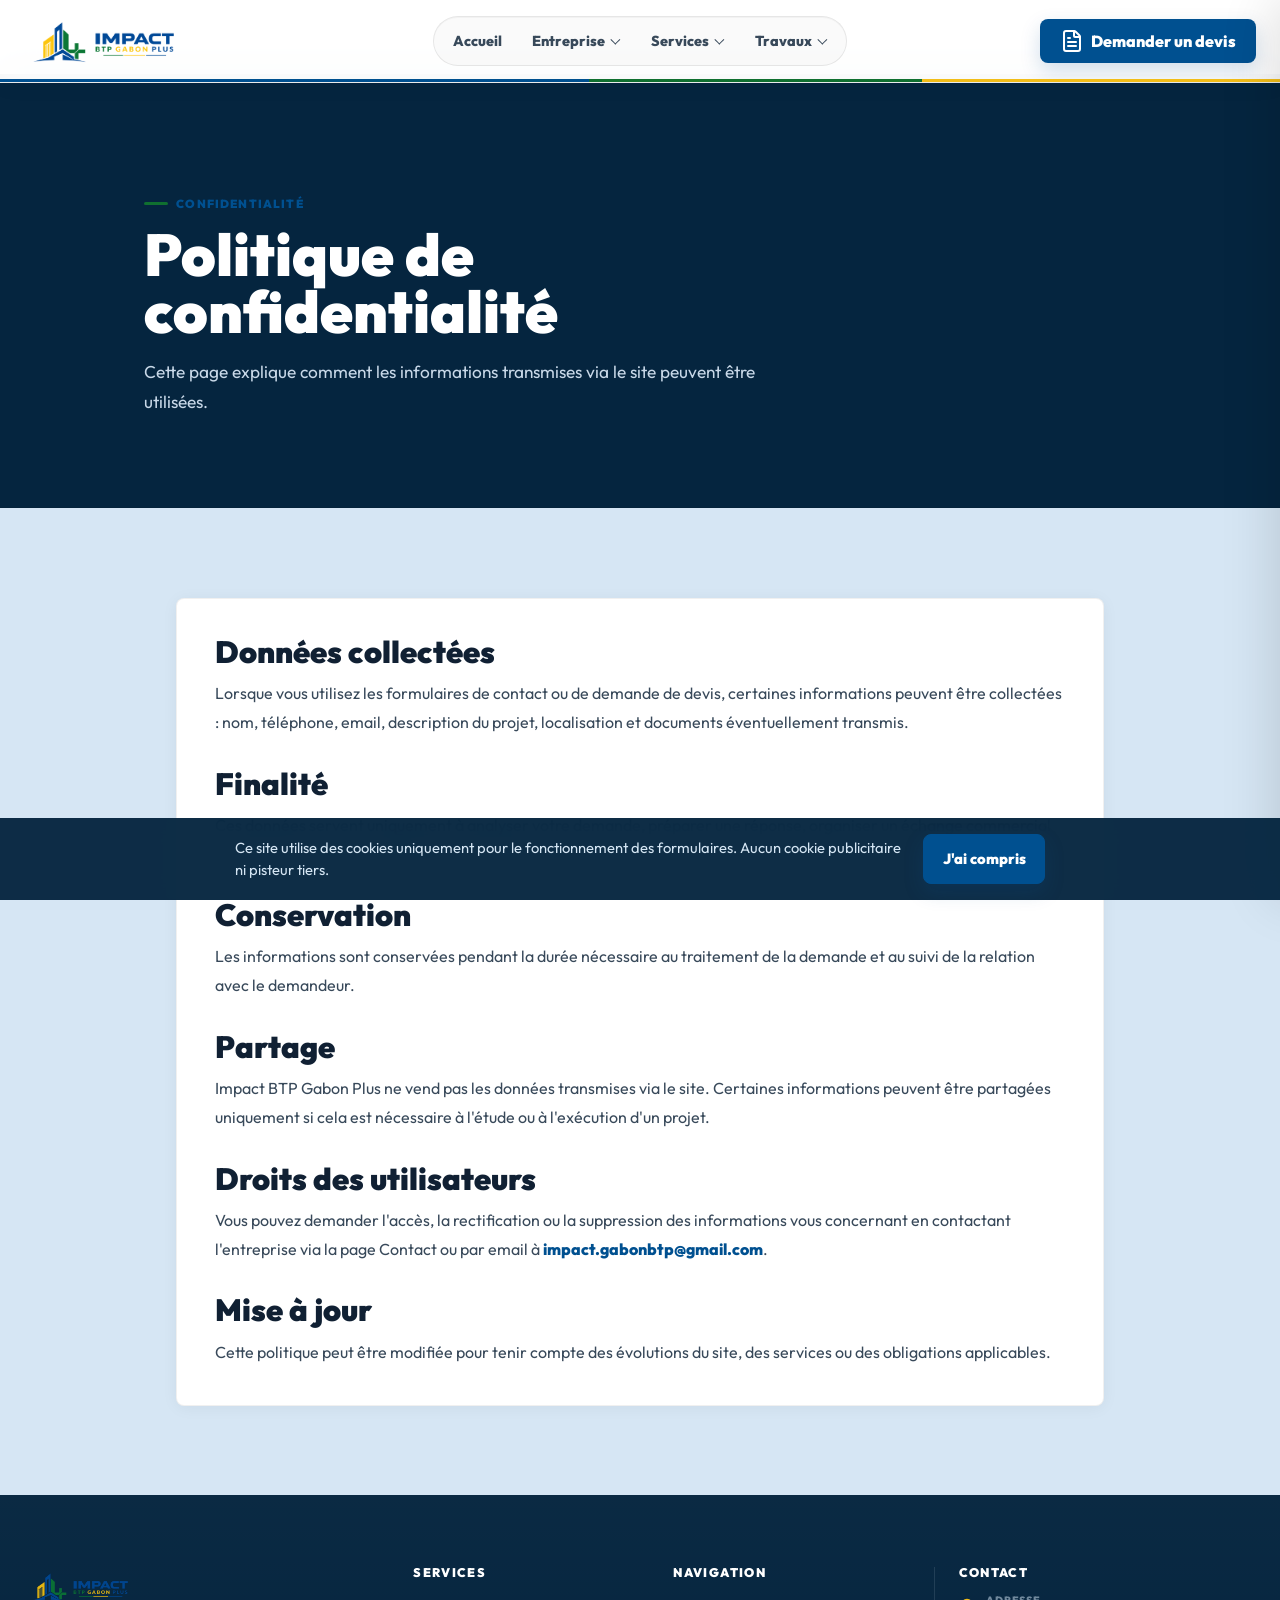
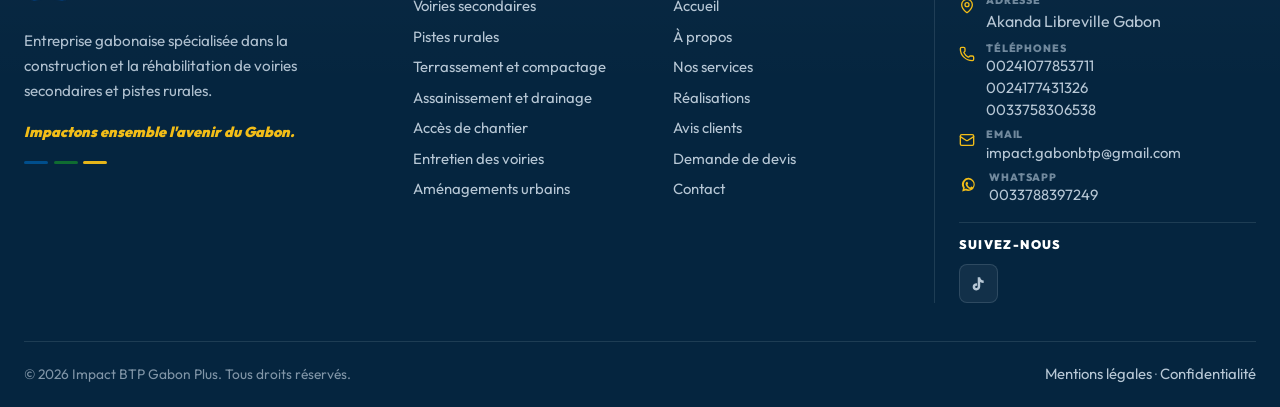
<file: confidentialite.html>
<!doctype html>
<html lang="fr">
<head>
  <meta charset="UTF-8">
  <meta name="viewport" content="width=device-width, initial-scale=1.0">
  <title>Politique de confidentialité | Impact BTP Gabon Plus</title>
  <meta name="description" content="Politique de confidentialité Impact BTP Gabon Plus : données collectées, finalité, conservation, partage et droits des utilisateurs.">
  <meta name="robots" content="index, follow, max-image-preview:large">
  <meta name="theme-color" content="#07569f">
  <link rel="canonical" href="https://impactbtpgabonplus.com/confidentialite.html">
  <meta property="og:locale" content="fr_GA">
  <meta property="og:type" content="article">
  <meta property="og:site_name" content="Impact BTP Gabon Plus">
  <meta property="og:title" content="Politique de confidentialité | Impact BTP Gabon Plus">
  <meta property="og:description" content="Données collectées, finalité, conservation, partage et droits des utilisateurs du site Impact BTP Gabon Plus.">
  <meta property="og:url" content="https://impactbtpgabonplus.com/confidentialite.html">
  <meta name="twitter:card" content="summary">
  <link rel="preconnect" href="https://fonts.googleapis.com">
  <link rel="preconnect" href="https://fonts.gstatic.com" crossorigin>
  <link href="https://fonts.googleapis.com/css2?family=Outfit:wght@300;400;500;600;700;800;900&amp;display=swap" rel="stylesheet">
  <link rel="preload" as="style" href="https://fonts.googleapis.com/css2?family=Outfit:wght@300;400;500;600;700;800;900&display=swap">
  <script src="lucide.min.js" defer></script>
  <link rel="icon" type="image/png" sizes="32x32" href="photos/logos/logoibtprvb.png">
  <link rel="apple-touch-icon" href="photos/logos/logoibtprvb.png">
  <link rel="stylesheet" href="styles.css">
</head>
<body data-page="legal">
<a class="skip-link" href="#main-content">Aller au contenu principal</a>
<div id="siteHeader"></div>

<main id="main-content" class="page-main">
  <section class="page-hero">
    <div class="container">
      <span class="eyebrow">Confidentialité</span>
      <h1 class="page-title">Politique de confidentialité</h1>
      <p>Cette page explique comment les informations transmises via le site peuvent être utilisées.</p>
    </div>
  </section>

  <section class="section section-blue">
    <div class="container">
      <article class="legal-card">
        <h2>Données collectées</h2>
        <p>Lorsque vous utilisez les formulaires de contact ou de demande de devis, certaines informations peuvent être collectées : nom, téléphone, email, description du projet, localisation et documents éventuellement transmis.</p>

        <h2>Finalité</h2>
        <p>Ces données servent uniquement à analyser votre demande, préparer une réponse, organiser un échange commercial ou estimer les besoins techniques liés à votre projet.</p>

        <h2>Conservation</h2>
        <p>Les informations sont conservées pendant la durée nécessaire au traitement de la demande et au suivi de la relation avec le demandeur.</p>

        <h2>Partage</h2>
        <p>Impact BTP Gabon Plus ne vend pas les données transmises via le site. Certaines informations peuvent être partagées uniquement si cela est nécessaire à l'étude ou à l'exécution d'un projet.</p>

        <h2>Droits des utilisateurs</h2>
        <p>Vous pouvez demander l'accès, la rectification ou la suppression des informations vous concernant en contactant l'entreprise via la page Contact ou par email à <a href="mailto:impact.gabonbtp@gmail.com">impact.gabonbtp@gmail.com</a>.</p>

        <h2>Mise à jour</h2>
        <p>Cette politique peut être modifiée pour tenir compte des évolutions du site, des services ou des obligations applicables.</p>
      </article>
    </div>
  </section>
</main>

<div id="siteFooter"></div>
<aside id="cookieBanner" class="cookie-banner" role="dialog" aria-label="Cookies" hidden>
  <p>Ce site utilise des cookies uniquement pour le fonctionnement des formulaires. Aucun cookie publicitaire ni pisteur tiers.</p>
  <button id="cookieAccept" class="btn btn-primary" type="button">J'ai compris</button>
</aside>
<script src="script.js" defer></script>
</body>
</html>
</file>
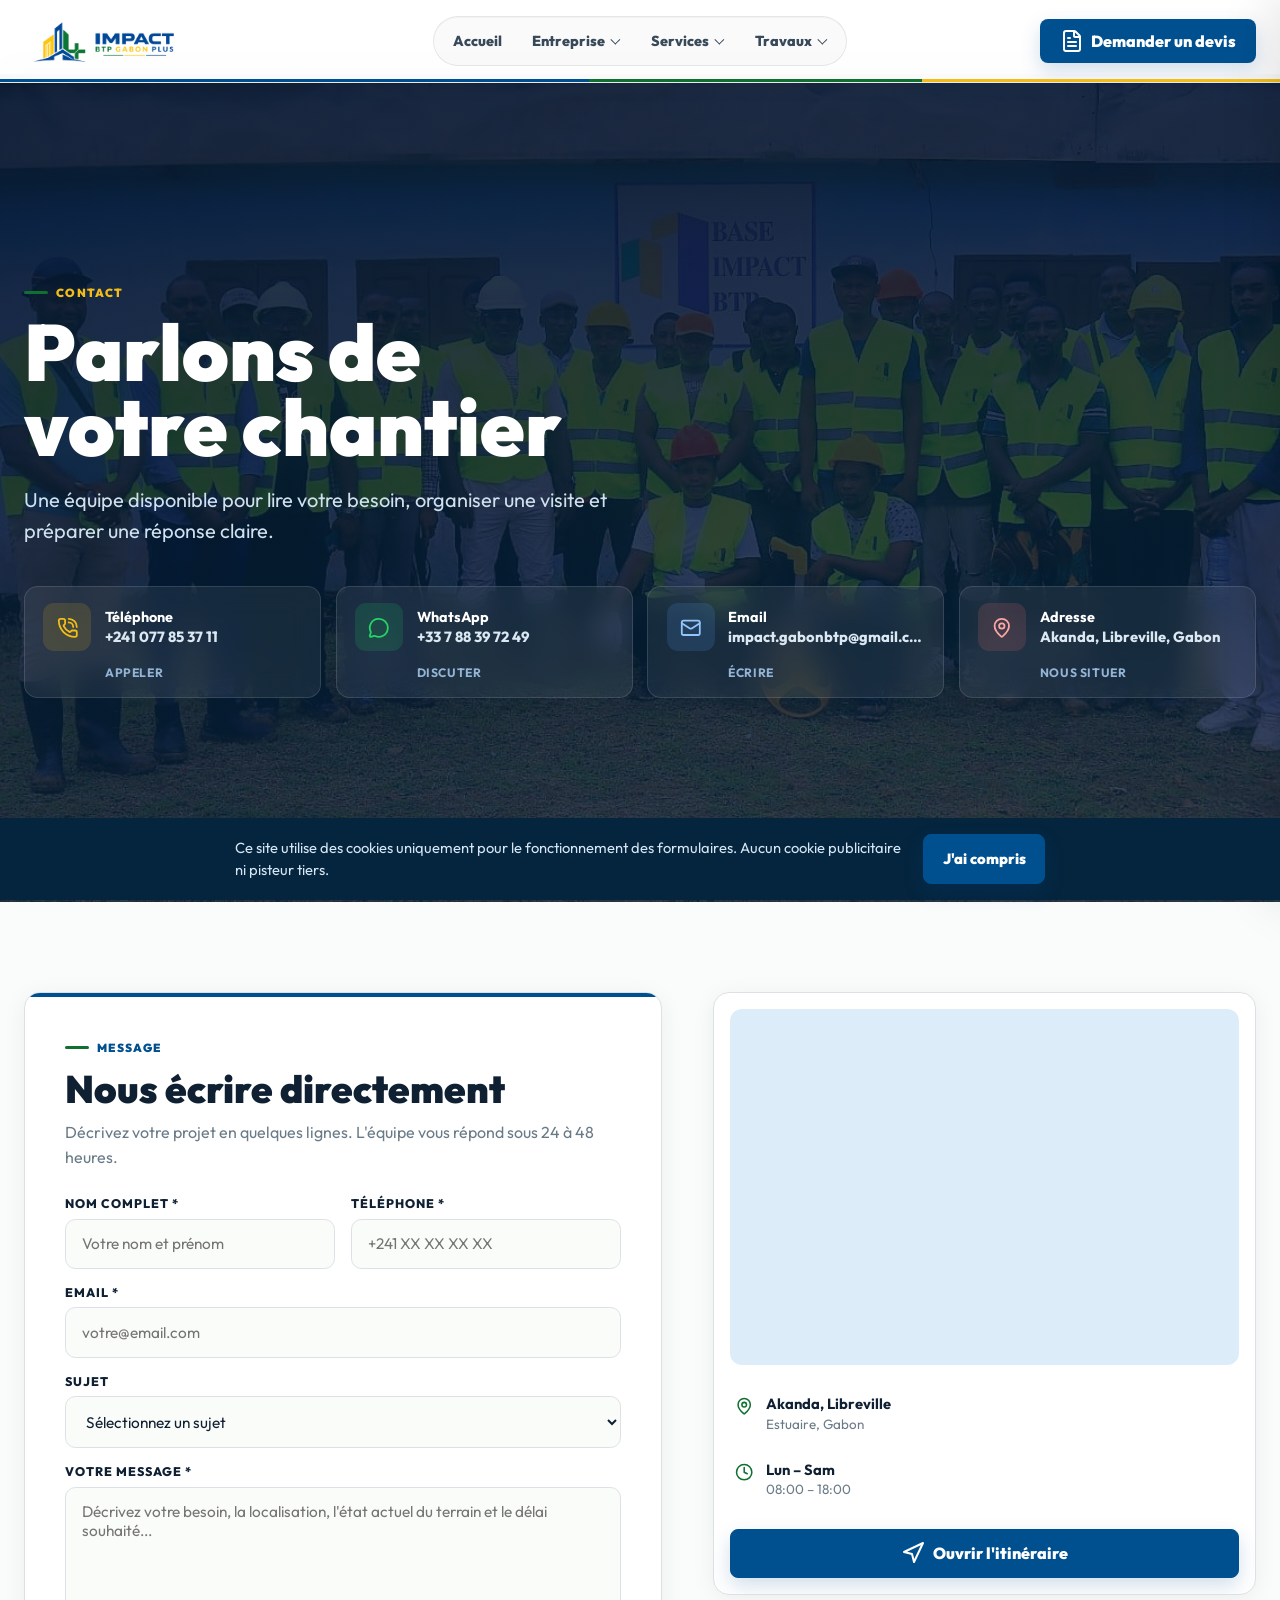
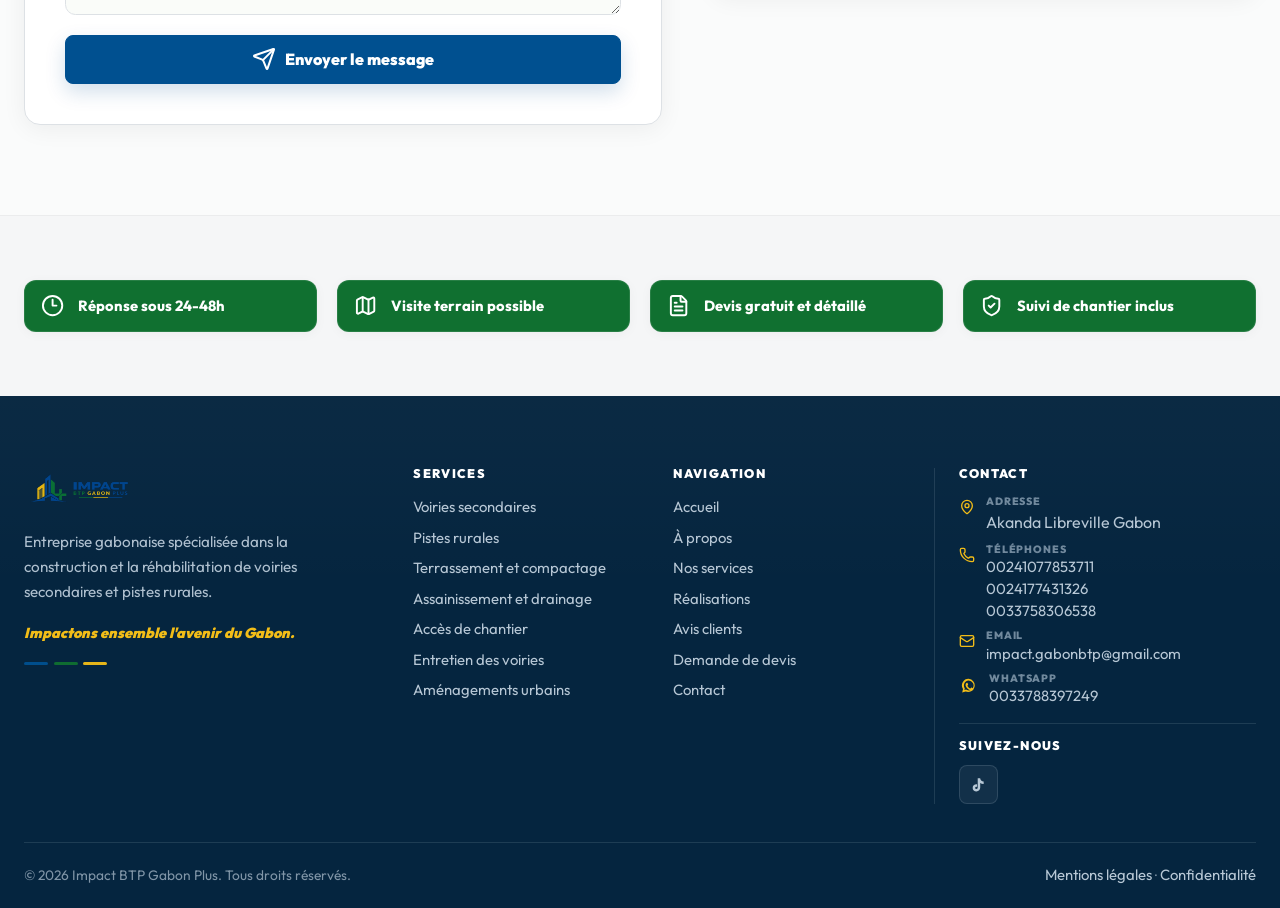
<file: contact.html>
<!doctype html>
<html lang="fr">
<head>
  <meta charset="UTF-8">
  <meta name="viewport" content="width=device-width, initial-scale=1.0">
  <title>Contact Impact BTP Gabon | Akanda, Libreville</title>
  <meta name="description" content="Contactez Impact BTP Gabon Plus à Akanda, Libreville pour un projet de voirie, piste rurale, terrassement, drainage ou accès chantier.">
  <meta name="robots" content="index, follow, max-image-preview:large">
  <meta name="theme-color" content="#07569f">
  <link rel="canonical" href="https://impactbtpgabonplus.com/contact.html">
  <meta property="og:locale" content="fr_GA">
  <meta property="og:type" content="article">
  <meta property="og:site_name" content="Impact BTP Gabon Plus">
  <meta property="og:title" content="Contact Impact BTP Gabon | Akanda, Libreville">
  <meta property="og:description" content="Adresse, téléphone, email, WhatsApp et carte pour contacter Impact BTP Gabon Plus à Akanda, Libreville.">
  <meta property="og:url" content="https://impactbtpgabonplus.com/contact.html">
  <meta property="og:image" content="https://impactbtpgabonplus.com/photos/used/equipe-impact-btp-terrain.jpg">
  <meta property="og:image:width" content="1137">
  <meta property="og:image:height" content="853">
  <meta name="twitter:card" content="summary_large_image">
  <link rel="preconnect" href="https://fonts.googleapis.com">
  <link rel="preconnect" href="https://fonts.gstatic.com" crossorigin>
  <link href="https://fonts.googleapis.com/css2?family=Outfit:wght@300;400;500;600;700;800;900&amp;display=swap" rel="stylesheet">
  <link rel="preload" as="style" href="https://fonts.googleapis.com/css2?family=Outfit:wght@300;400;500;600;700;800;900&display=swap">
  <script src="lucide.min.js" defer></script>
  <link rel="icon" type="image/png" sizes="32x32" href="photos/logos/logoibtprvb.png">
  <link rel="apple-touch-icon" href="photos/logos/logoibtprvb.png">
  <link rel="stylesheet" href="styles.css">
  <script type="application/ld+json">
  {
    "@context": "https://schema.org",
    "@type": "ContactPage",
    "@id": "https://impactbtpgabonplus.com/contact.html#contact",
    "url": "https://impactbtpgabonplus.com/contact.html",
    "name": "Contact Impact BTP Gabon Plus",
    "mainEntity": {
      "@type": ["LocalBusiness", "HomeAndConstructionBusiness"],
      "@id": "https://impactbtpgabonplus.com/#localbusiness",
      "name": "Impact BTP Gabon Plus",
      "telephone": "+241077853711",
      "email": "impact.gabonbtp@gmail.com",
      "address": {
        "@type": "PostalAddress",
        "streetAddress": "Akanda",
        "addressLocality": "Libreville",
        "addressRegion": "Estuaire",
        "addressCountry": "GA"
      },
      "areaServed": ["Akanda", "Libreville", "Estuaire", "Gabon"]
    }
  }
  </script>
</head>
<body data-page="contact">
<a class="skip-link" href="#main-content">Aller au contenu principal</a>
<div id="siteHeader"></div>

<main id="main-content" class="page-main">

  <!-- ── HERO ──────────────────────────────────────────── -->
  <section class="contact-hero-modern">
    <div class="contact-hero-bg">
      <img src="photos/used/equipe-impact-btp-terrain.jpg" width="1137" height="853" fetchpriority="high" decoding="async" alt="">
      <div class="contact-hero-overlay"></div>
    </div>
    <div class="container contact-hero-body reveal">
      <span class="eyebrow light">Contact</span>
      <h1 class="page-title">Parlons de votre chantier</h1>
      <p class="contact-hero-lead">Une équipe disponible pour lire votre besoin, organiser une visite et préparer une réponse claire.</p>

      <div class="contact-quick-grid">
        <a class="contact-quick-card" href="tel:00241077853711">
          <span class="contact-quick-icon"><i data-lucide="phone-call"></i></span>
          <div>
            <strong>Téléphone</strong>
            <span>+241 077 85 37 11</span>
          </div>
          <small>Appeler</small>
        </a>
        <a class="contact-quick-card" href="https://wa.me/33788397249" target="_blank" rel="noopener">
          <span class="contact-quick-icon wa"><i data-lucide="message-circle"></i></span>
          <div>
            <strong>WhatsApp</strong>
            <span>+33 7 88 39 72 49</span>
          </div>
          <small>Discuter</small>
        </a>
        <a class="contact-quick-card" href="mailto:impact.gabonbtp@gmail.com">
          <span class="contact-quick-icon email"><i data-lucide="mail"></i></span>
          <div>
            <strong>Email</strong>
            <span>impact.gabonbtp@gmail.com</span>
          </div>
          <small>Écrire</small>
        </a>
        <div class="contact-quick-card">
          <span class="contact-quick-icon pin"><i data-lucide="map-pin"></i></span>
          <div>
            <strong>Adresse</strong>
            <span>Akanda, Libreville, Gabon</span>
          </div>
          <small>Nous situer</small>
        </div>
      </div>
    </div>
  </section>

  <!-- ── FORMULAIRE + CARTE ────────────────────────────── -->
  <section class="section section-white contact-main-section">
    <div class="container contact-split">
      <!-- Formulaire -->
      <form class="form-card-modern reveal-left" action="https://formsubmit.co/impact.gabonbtp@gmail.com" method="POST" data-formsubmit-form>
        <input type="hidden" name="_subject" value="Message contact - Impact BTP Gabon Plus">
        <input type="hidden" name="_template" value="table">
        <input type="hidden" name="_captcha" value="false">
        <input class="form-honey" type="text" name="_honey" tabindex="-1" autocomplete="off" aria-hidden="true">

        <div class="form-modern-head">
          <span class="eyebrow">Message</span>
          <h2>Nous écrire directement</h2>
          <p>Décrivez votre projet en quelques lignes. L'équipe vous répond sous 24 à 48 heures.</p>
        </div>

        <div class="form-modern-fields">
          <div class="field-row">
            <div class="field">
              <label for="nom">Nom complet *</label>
              <input id="nom" name="nom" type="text" required placeholder="Votre nom et prénom">
            </div>
            <div class="field">
              <label for="telephone">Téléphone *</label>
              <input id="telephone" name="telephone" type="tel" required placeholder="+241 XX XX XX XX">
            </div>
          </div>
          <div class="field">
            <label for="email">Email *</label>
            <input id="email" name="email" type="email" required placeholder="votre@email.com">
          </div>
          <div class="field">
            <label for="sujet">Sujet</label>
            <select id="sujet" name="sujet">
              <option value="">Sélectionnez un sujet</option>
              <option>Voirie secondaire</option>
              <option>Piste rurale</option>
              <option>Terrassement</option>
              <option>Drainage / Assainissement</option>
              <option>Accès de chantier</option>
              <option>Aménagement urbain</option>
              <option>Autre demande</option>
            </select>
          </div>
          <div class="field">
            <label for="message">Votre message *</label>
            <textarea id="message" name="message" required placeholder="Décrivez votre besoin, la localisation, l'état actuel du terrain et le délai souhaité..." rows="5"></textarea>
          </div>
          <button class="btn btn-primary btn-full" type="submit">
            <i data-lucide="send"></i> Envoyer le message
          </button>
        </div>
      </form>

      <!-- Carte -->
      <aside class="contact-map-modern reveal-right" aria-label="Carte et informations">
        <div class="map-frame-modern">
          <iframe
            title="Carte GPS Impact BTP Gabon Plus - Akanda Libreville Gabon"
            src="https://www.google.com/maps?q=Akanda%20Libreville%20Gabon&amp;output=embed"
            loading="lazy"
            referrerpolicy="no-referrer-when-downgrade"></iframe>
        </div>
        <div class="map-info-modern">
          <div class="map-info-row">
            <i data-lucide="map-pin"></i>
            <div>
              <strong>Akanda, Libreville</strong>
              <span>Estuaire, Gabon</span>
            </div>
          </div>
          <div class="map-info-row">
            <i data-lucide="clock"></i>
            <div>
              <strong>Lun – Sam</strong>
              <span>08:00 – 18:00</span>
            </div>
          </div>
        </div>
        <a class="btn btn-primary btn-full" href="https://www.google.com/maps/search/?api=1&amp;query=Akanda%20Libreville%20Gabon" target="_blank" rel="noopener">
          <i data-lucide="navigation"></i> Ouvrir l'itinéraire
        </a>
      </aside>
    </div>
  </section>

  <!-- ── BANDEAU CONFIANCE ─────────────────────────────── -->
  <section class="contact-trust-bar">
    <div class="container">
      <div class="trust-items">
        <div class="trust-item reveal stagger-1">
          <i data-lucide="clock-3"></i>
          <span>Réponse sous 24-48h</span>
        </div>
        <div class="trust-item reveal stagger-2">
          <i data-lucide="map"></i>
          <span>Visite terrain possible</span>
        </div>
        <div class="trust-item reveal stagger-3">
          <i data-lucide="file-text"></i>
          <span>Devis gratuit et détaillé</span>
        </div>
        <div class="trust-item reveal stagger-4">
          <i data-lucide="shield-check"></i>
          <span>Suivi de chantier inclus</span>
        </div>
      </div>
    </div>
  </section>

</main>

<div id="siteFooter"></div>
<div id="toast" class="toast"><i data-lucide="check-circle"></i><span>Votre message a été envoyé à Impact BTP.</span></div>
<aside id="cookieBanner" class="cookie-banner" role="dialog" aria-label="Cookies" hidden>
  <p>Ce site utilise des cookies uniquement pour le fonctionnement des formulaires. Aucun cookie publicitaire ni pisteur tiers.</p>
  <button id="cookieAccept" class="btn btn-primary" type="button">J'ai compris</button>
</aside>
<script src="script.js" defer></script>
</body>
</html>
</file>
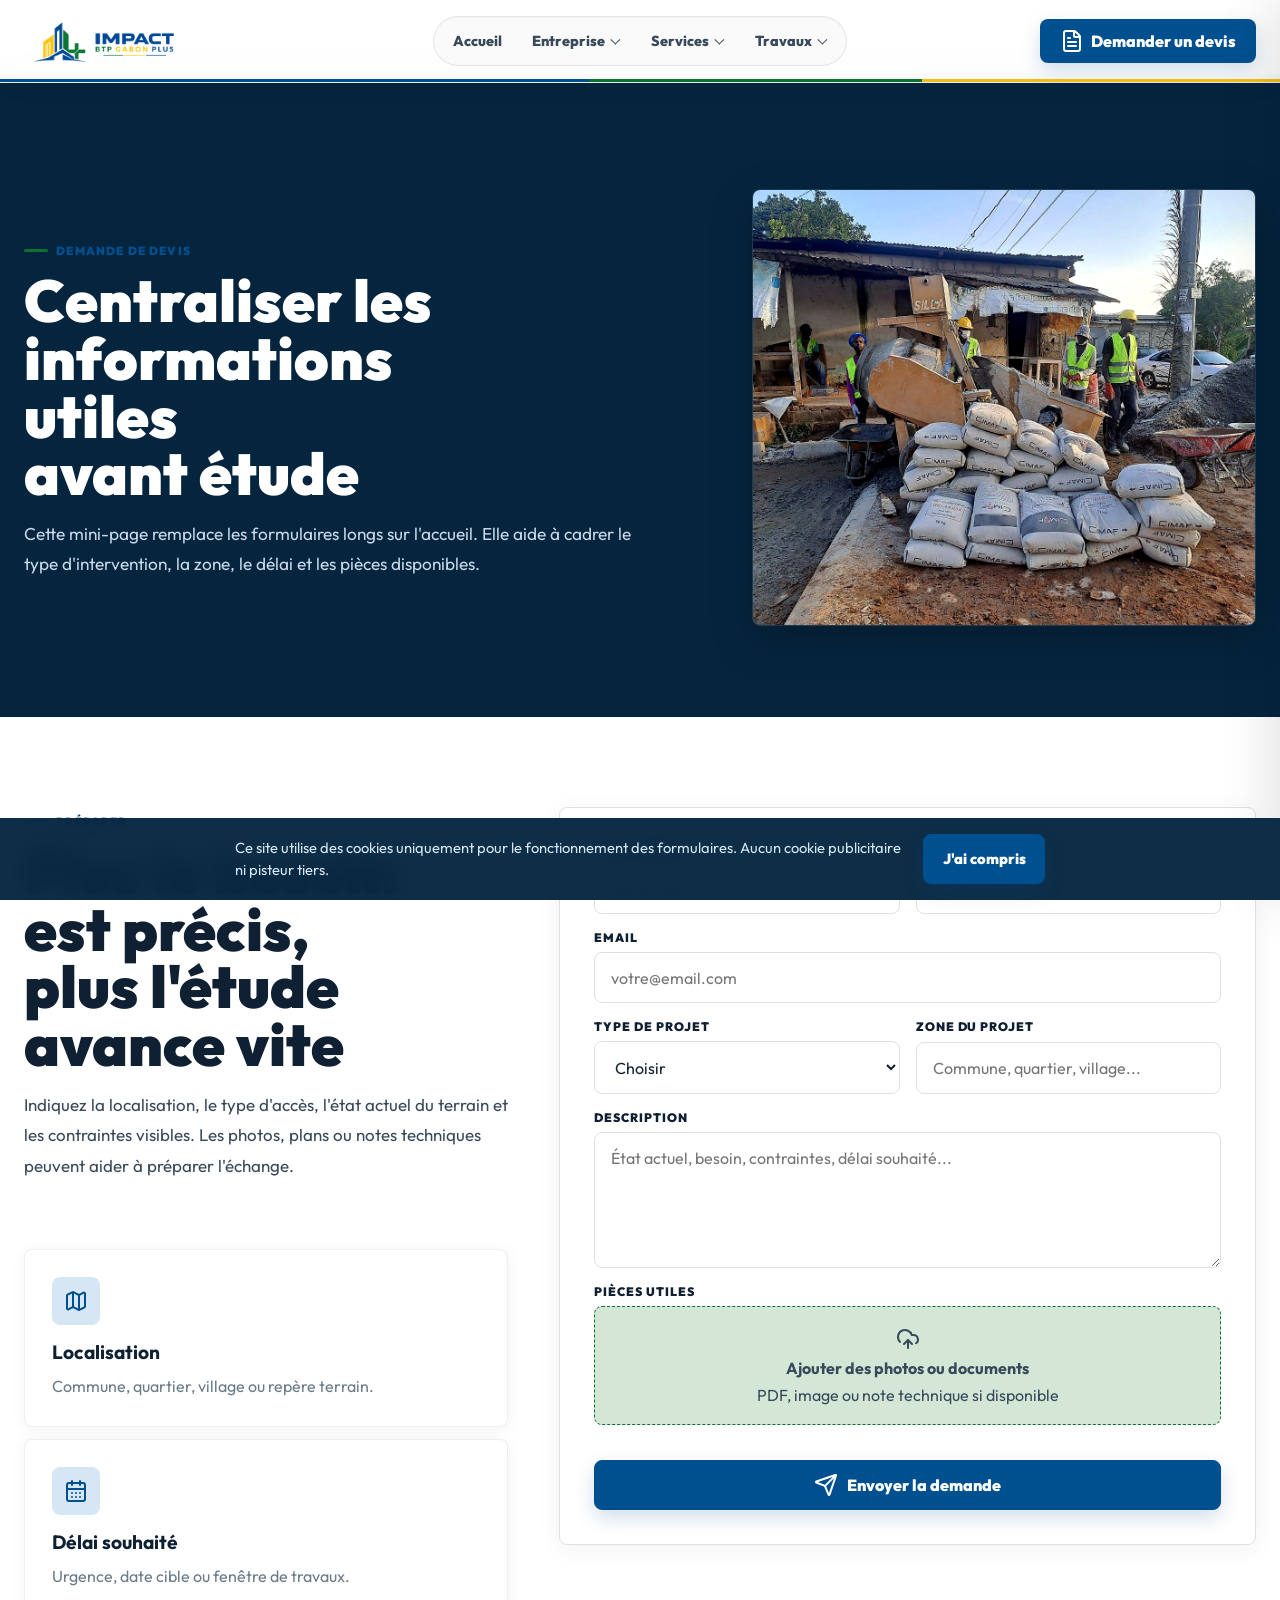
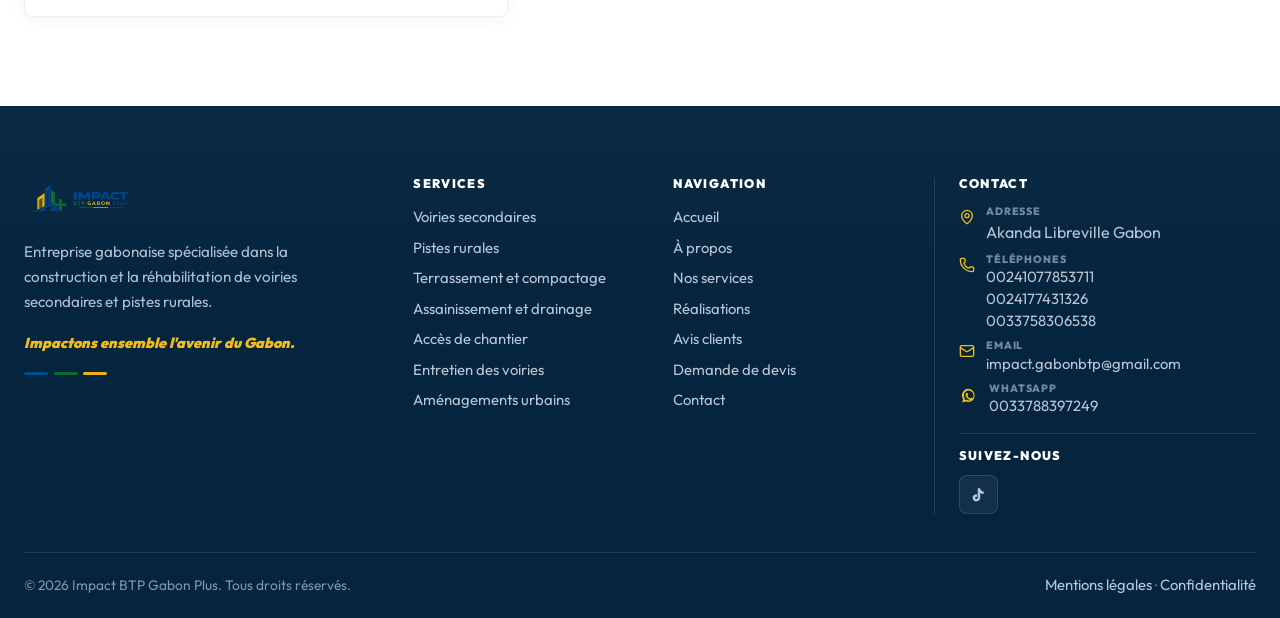
<file: devis.html>
<!doctype html>
<html lang="fr">
<head>
  <meta charset="UTF-8">
  <meta name="viewport" content="width=device-width, initial-scale=1.0">
  <title>Devis BTP Gabon | Voirie, piste &amp; terrassement</title>
  <meta name="description" content="Demandez un devis BTP au Gabon pour voirie secondaire, piste rurale, terrassement, drainage ou accès de chantier avec Impact BTP.">
  <meta name="robots" content="index, follow, max-image-preview:large">
  <meta name="theme-color" content="#07569f">
  <link rel="canonical" href="https://impactbtpgabonplus.com/devis.html">
  <meta property="og:locale" content="fr_GA">
  <meta property="og:type" content="article">
  <meta property="og:site_name" content="Impact BTP Gabon Plus">
  <meta property="og:title" content="Devis BTP Gabon | Voirie, piste &amp; terrassement">
  <meta property="og:description" content="Demande de devis pour voirie secondaire, piste rurale, terrassement, drainage ou accès de chantier au Gabon.">
  <meta property="og:url" content="https://impactbtpgabonplus.com/devis.html">
  <meta property="og:image" content="https://impactbtpgabonplus.com/photos/used/materiaux-chantier-ciment.jpg">
  <meta property="og:image:width" content="1280">
  <meta property="og:image:height" content="960">
  <meta name="twitter:card" content="summary_large_image">
  <link rel="preconnect" href="https://fonts.googleapis.com">
  <link rel="preconnect" href="https://fonts.gstatic.com" crossorigin>
  <link href="https://fonts.googleapis.com/css2?family=Outfit:wght@300;400;500;600;700;800;900&amp;display=swap" rel="stylesheet">
  <link rel="preload" as="style" href="https://fonts.googleapis.com/css2?family=Outfit:wght@300;400;500;600;700;800;900&display=swap">
  <link rel="preload" as="image" href="photos/used/materiaux-chantier-ciment.jpg" fetchpriority="high">
  <script src="lucide.min.js" defer></script>
  <link rel="icon" type="image/png" sizes="32x32" href="photos/logos/logoibtprvb.png">
  <link rel="apple-touch-icon" href="photos/logos/logoibtprvb.png">
  <link rel="stylesheet" href="styles.css">
</head>
<body data-page="devis">
<a class="skip-link" href="#main-content">Aller au contenu principal</a>
<div id="siteHeader"></div>

<main id="main-content" class="page-main">
  <section class="page-hero">
    <div class="container page-hero-grid">
      <div class="reveal">
        <span class="eyebrow">Demande de devis</span>
        <h1 class="page-title">Centraliser les informations utiles avant étude</h1>
        <p>Cette mini-page remplace les formulaires longs sur l'accueil. Elle aide à cadrer le type d'intervention, la zone, le délai et les pièces disponibles.</p>
      </div>
      <div class="page-hero-media reveal-right">
        <img src="photos/used/materiaux-chantier-ciment.jpg" width="1280" height="960" fetchpriority="high" decoding="async" alt="Matériaux préparés pour un chantier BTP au Gabon">
      </div>
    </div>
  </section>

  <section class="section section-white">
    <div class="container form-grid">
      <div class="text-flow reveal-left">
        <div class="section-head">
          <span class="eyebrow">Préparer</span>
          <h2>Plus le besoin est précis, plus l'étude avance vite</h2>
          <p>Indiquez la localisation, le type d'accès, l'état actuel du terrain et les contraintes visibles. Les photos, plans ou notes techniques peuvent aider à préparer l'échange.</p>
        </div>
        <div class="contact-list">
          <article class="info-card">
            <div class="card-icon"><i data-lucide="map"></i></div>
            <h3>Localisation</h3>
            <p>Commune, quartier, village ou repère terrain.</p>
          </article>
          <article class="info-card">
            <div class="card-icon"><i data-lucide="calendar-days"></i></div>
            <h3>Délai souhaité</h3>
            <p>Urgence, date cible ou fenêtre de travaux.</p>
          </article>
        </div>
      </div>

      <form id="devisForm" class="form-card reveal-right" action="https://formsubmit.co/impact.gabonbtp@gmail.com" method="POST" enctype="multipart/form-data" data-formsubmit-form>
        <input type="hidden" name="_subject" value="Demande de devis - Impact BTP Gabon Plus">
        <input type="hidden" name="_template" value="table">
        <input type="hidden" name="_captcha" value="false">
        <input class="form-honey" type="text" name="_honey" tabindex="-1" autocomplete="off" aria-hidden="true">
        <div class="form-grid-inner">
          <div class="field">
            <label for="nom">Nom complet</label>
            <input id="nom" name="nom" type="text" required placeholder="Votre nom">
          </div>
          <div class="field">
            <label for="telephone">Téléphone</label>
            <input id="telephone" name="telephone" type="tel" required placeholder="+241...">
          </div>
          <div class="field full">
            <label for="email">Email</label>
            <input id="email" name="email" type="email" required placeholder="votre@email.com">
          </div>
          <div class="field">
            <label for="type">Type de projet</label>
            <select id="type" name="type" required>
              <option value="">Choisir</option>
              <option>Voirie secondaire</option>
              <option>Piste rurale</option>
              <option>Terrassement</option>
              <option>Assainissement et drainage</option>
              <option>Accès de chantier</option>
              <option>Autre</option>
            </select>
          </div>
          <div class="field">
            <label for="zone">Zone du projet</label>
            <input id="zone" name="zone" type="text" placeholder="Commune, quartier, village...">
          </div>
          <div class="field full">
            <label for="description">Description</label>
            <textarea id="description" name="description" required placeholder="État actuel, besoin, contraintes, délai souhaité..."></textarea>
          </div>
          <div class="field full">
            <label>Pièces utiles</label>
            <div id="fileDrop" class="file-drop">
              <i data-lucide="upload-cloud"></i>
              <strong>Ajouter des photos ou documents</strong>
              <span>PDF, image ou note technique si disponible</span>
            </div>
            <input id="fileInput" name="attachment" type="file" multiple hidden>
            <div id="fileList" class="file-list"></div>
          </div>
          <div class="field full">
            <button class="btn btn-primary" type="submit"><i data-lucide="send"></i> Envoyer la demande</button>
          </div>
        </div>
      </form>
    </div>
  </section>
</main>

<div id="siteFooter"></div>
<div id="toast" class="toast"><i data-lucide="check-circle"></i><span>Votre demande a été envoyée à Impact BTP.</span></div>
<aside id="cookieBanner" class="cookie-banner" role="dialog" aria-label="Cookies" hidden>
  <p>Ce site utilise des cookies uniquement pour le fonctionnement des formulaires. Aucun cookie publicitaire ni pisteur tiers.</p>
  <button id="cookieAccept" class="btn btn-primary" type="button">J'ai compris</button>
</aside>
<script src="script.js" defer></script>
</body>
</html>
</file>
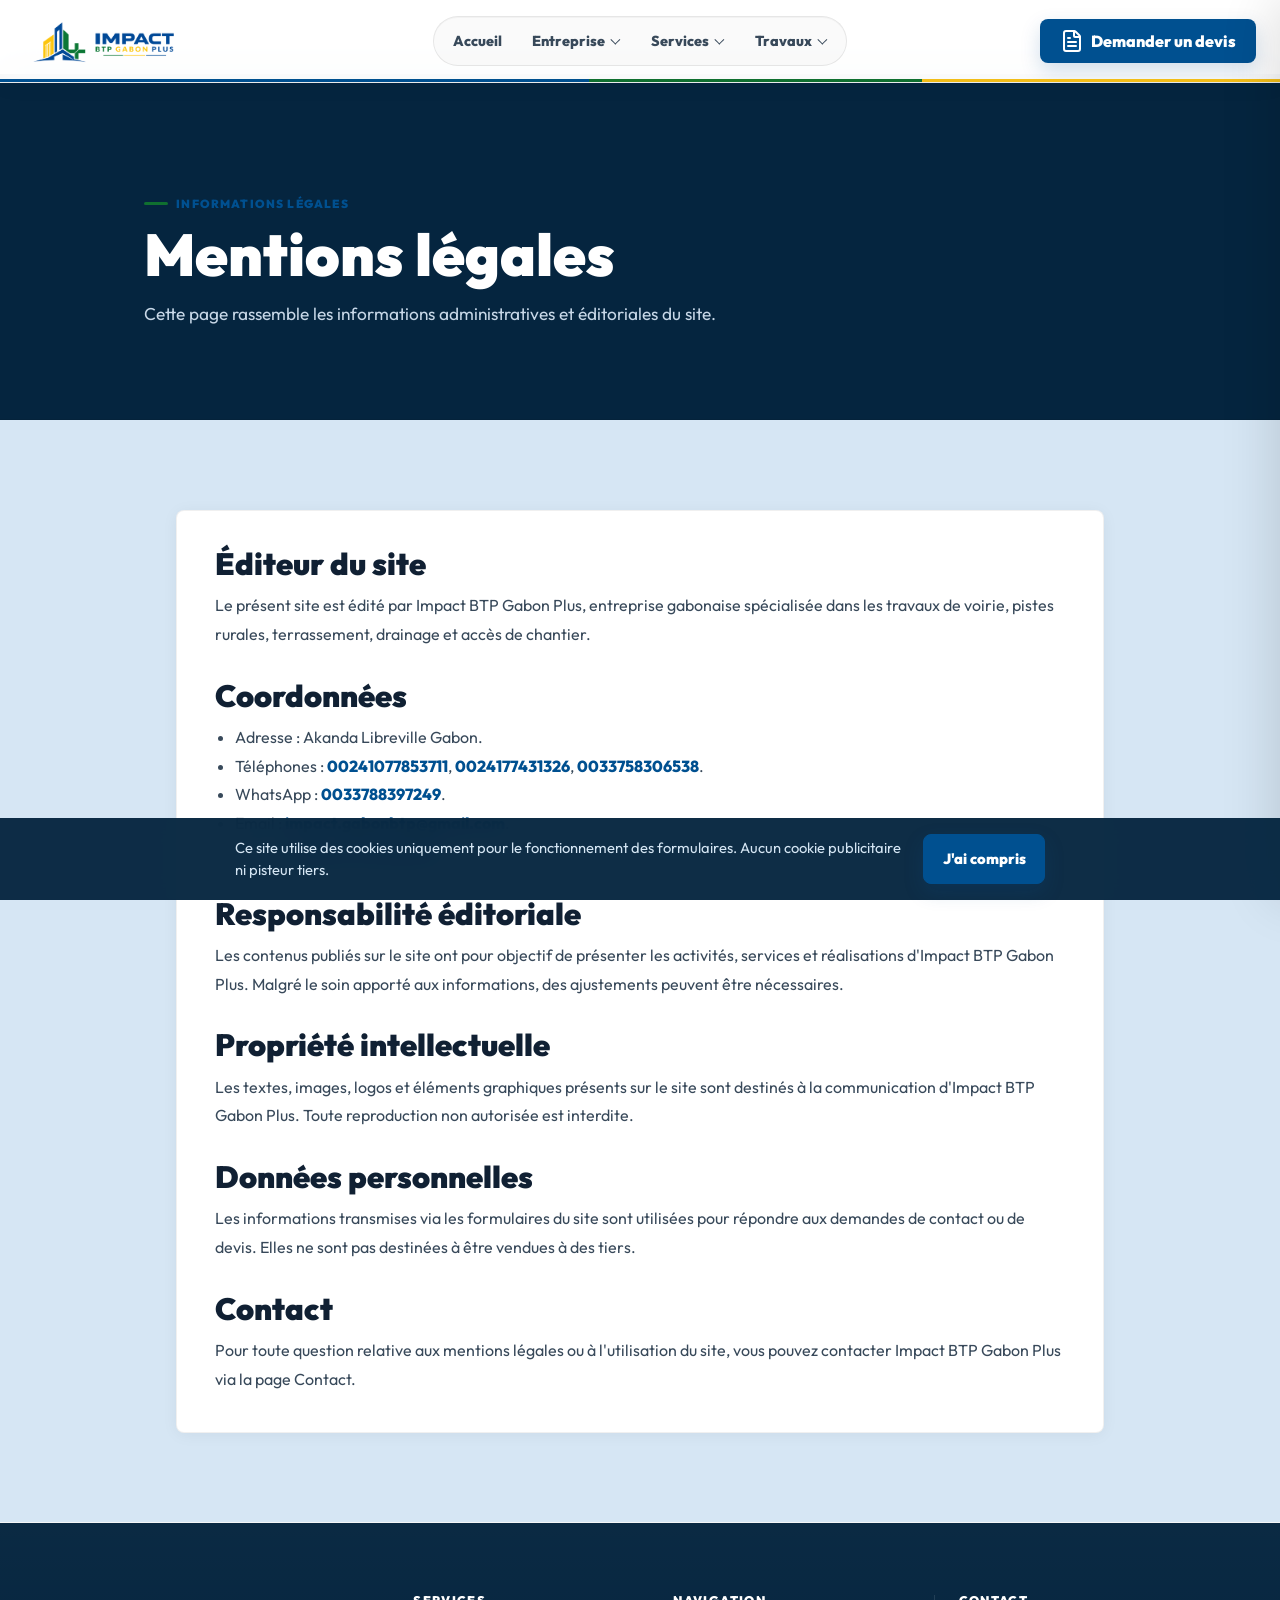
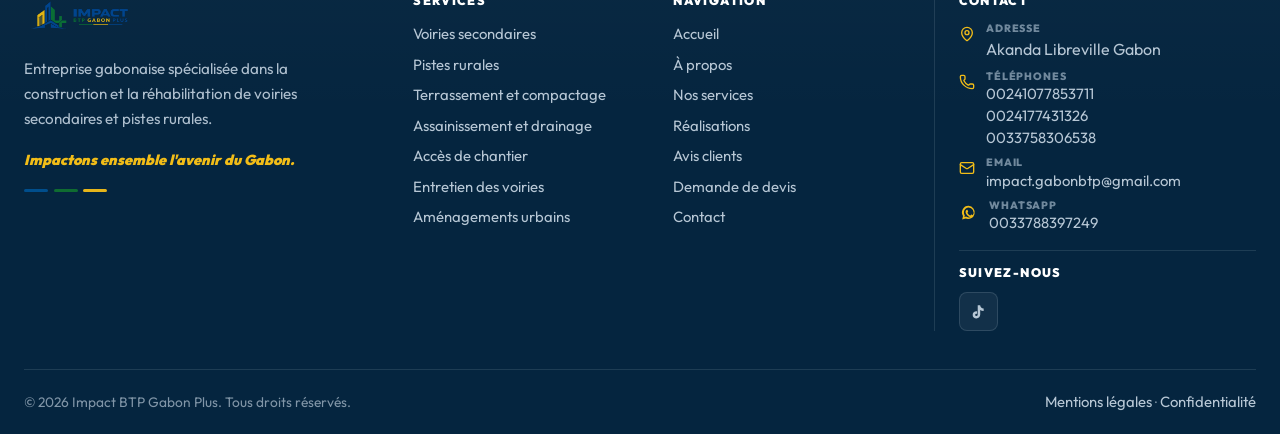
<file: mentions-legales.html>
<!doctype html>
<html lang="fr">
<head>
  <meta charset="UTF-8">
  <meta name="viewport" content="width=device-width, initial-scale=1.0">
  <title>Mentions légales | Impact BTP Gabon Plus</title>
  <meta name="description" content="Mentions légales du site Impact BTP Gabon Plus : éditeur, coordonnées, responsabilité, propriété intellectuelle et données personnelles.">
  <meta name="robots" content="index, follow, max-image-preview:large">
  <meta name="theme-color" content="#07569f">
  <link rel="canonical" href="https://impactbtpgabonplus.com/mentions-legales.html">
  <meta property="og:locale" content="fr_GA">
  <meta property="og:type" content="article">
  <meta property="og:site_name" content="Impact BTP Gabon Plus">
  <meta property="og:title" content="Mentions légales | Impact BTP Gabon Plus">
  <meta property="og:description" content="Informations légales, coordonnées et responsabilité éditoriale d'Impact BTP Gabon Plus.">
  <meta property="og:url" content="https://impactbtpgabonplus.com/mentions-legales.html">
  <meta name="twitter:card" content="summary">
  <link rel="preconnect" href="https://fonts.googleapis.com">
  <link rel="preconnect" href="https://fonts.gstatic.com" crossorigin>
  <link href="https://fonts.googleapis.com/css2?family=Outfit:wght@300;400;500;600;700;800;900&amp;display=swap" rel="stylesheet">
  <link rel="preload" as="style" href="https://fonts.googleapis.com/css2?family=Outfit:wght@300;400;500;600;700;800;900&display=swap">
  <script src="lucide.min.js" defer></script>
  <link rel="icon" type="image/png" sizes="32x32" href="photos/logos/logoibtprvb.png">
  <link rel="apple-touch-icon" href="photos/logos/logoibtprvb.png">
  <link rel="stylesheet" href="styles.css">
</head>
<body data-page="legal">
<a class="skip-link" href="#main-content">Aller au contenu principal</a>
<div id="siteHeader"></div>

<main id="main-content" class="page-main">
  <section class="page-hero">
    <div class="container">
      <span class="eyebrow">Informations légales</span>
      <h1 class="page-title">Mentions légales</h1>
      <p>Cette page rassemble les informations administratives et éditoriales du site.</p>
    </div>
  </section>

  <section class="section section-blue">
    <div class="container">
      <article class="legal-card">
        <h2>Éditeur du site</h2>
        <p>Le présent site est édité par Impact BTP Gabon Plus, entreprise gabonaise spécialisée dans les travaux de voirie, pistes rurales, terrassement, drainage et accès de chantier.</p>

        <h2>Coordonnées</h2>
        <ul>
          <li>Adresse : Akanda Libreville Gabon.</li>
          <li>Téléphones : <a href="tel:00241077853711">00241077853711</a>, <a href="tel:0024177431326">0024177431326</a>, <a href="tel:0033758306538">0033758306538</a>.</li>
          <li>WhatsApp : <a href="https://wa.me/33788397249" target="_blank" rel="noopener">0033788397249</a>.</li>
          <li>Email : <a href="mailto:impact.gabonbtp@gmail.com">impact.gabonbtp@gmail.com</a>.</li>
          <li>TikTok : <a href="https://www.tiktok.com/@impact.btp.gabon?_r=1&amp;_t=ZN-97V0LAjyrQ6" target="_blank" rel="noopener">@impact.btp.gabon</a>.</li>
        </ul>

        <h2>Responsabilité éditoriale</h2>
        <p>Les contenus publiés sur le site ont pour objectif de présenter les activités, services et réalisations d'Impact BTP Gabon Plus. Malgré le soin apporté aux informations, des ajustements peuvent être nécessaires.</p>

        <h2>Propriété intellectuelle</h2>
        <p>Les textes, images, logos et éléments graphiques présents sur le site sont destinés à la communication d'Impact BTP Gabon Plus. Toute reproduction non autorisée est interdite.</p>

        <h2>Données personnelles</h2>
        <p>Les informations transmises via les formulaires du site sont utilisées pour répondre aux demandes de contact ou de devis. Elles ne sont pas destinées à être vendues à des tiers.</p>

        <h2>Contact</h2>
        <p>Pour toute question relative aux mentions légales ou à l'utilisation du site, vous pouvez contacter Impact BTP Gabon Plus via la page Contact.</p>
      </article>
    </div>
  </section>
</main>

<div id="siteFooter"></div>
<aside id="cookieBanner" class="cookie-banner" role="dialog" aria-label="Cookies" hidden>
  <p>Ce site utilise des cookies uniquement pour le fonctionnement des formulaires. Aucun cookie publicitaire ni pisteur tiers.</p>
  <button id="cookieAccept" class="btn btn-primary" type="button">J'ai compris</button>
</aside>
<script src="script.js" defer></script>
</body>
</html>
</file>
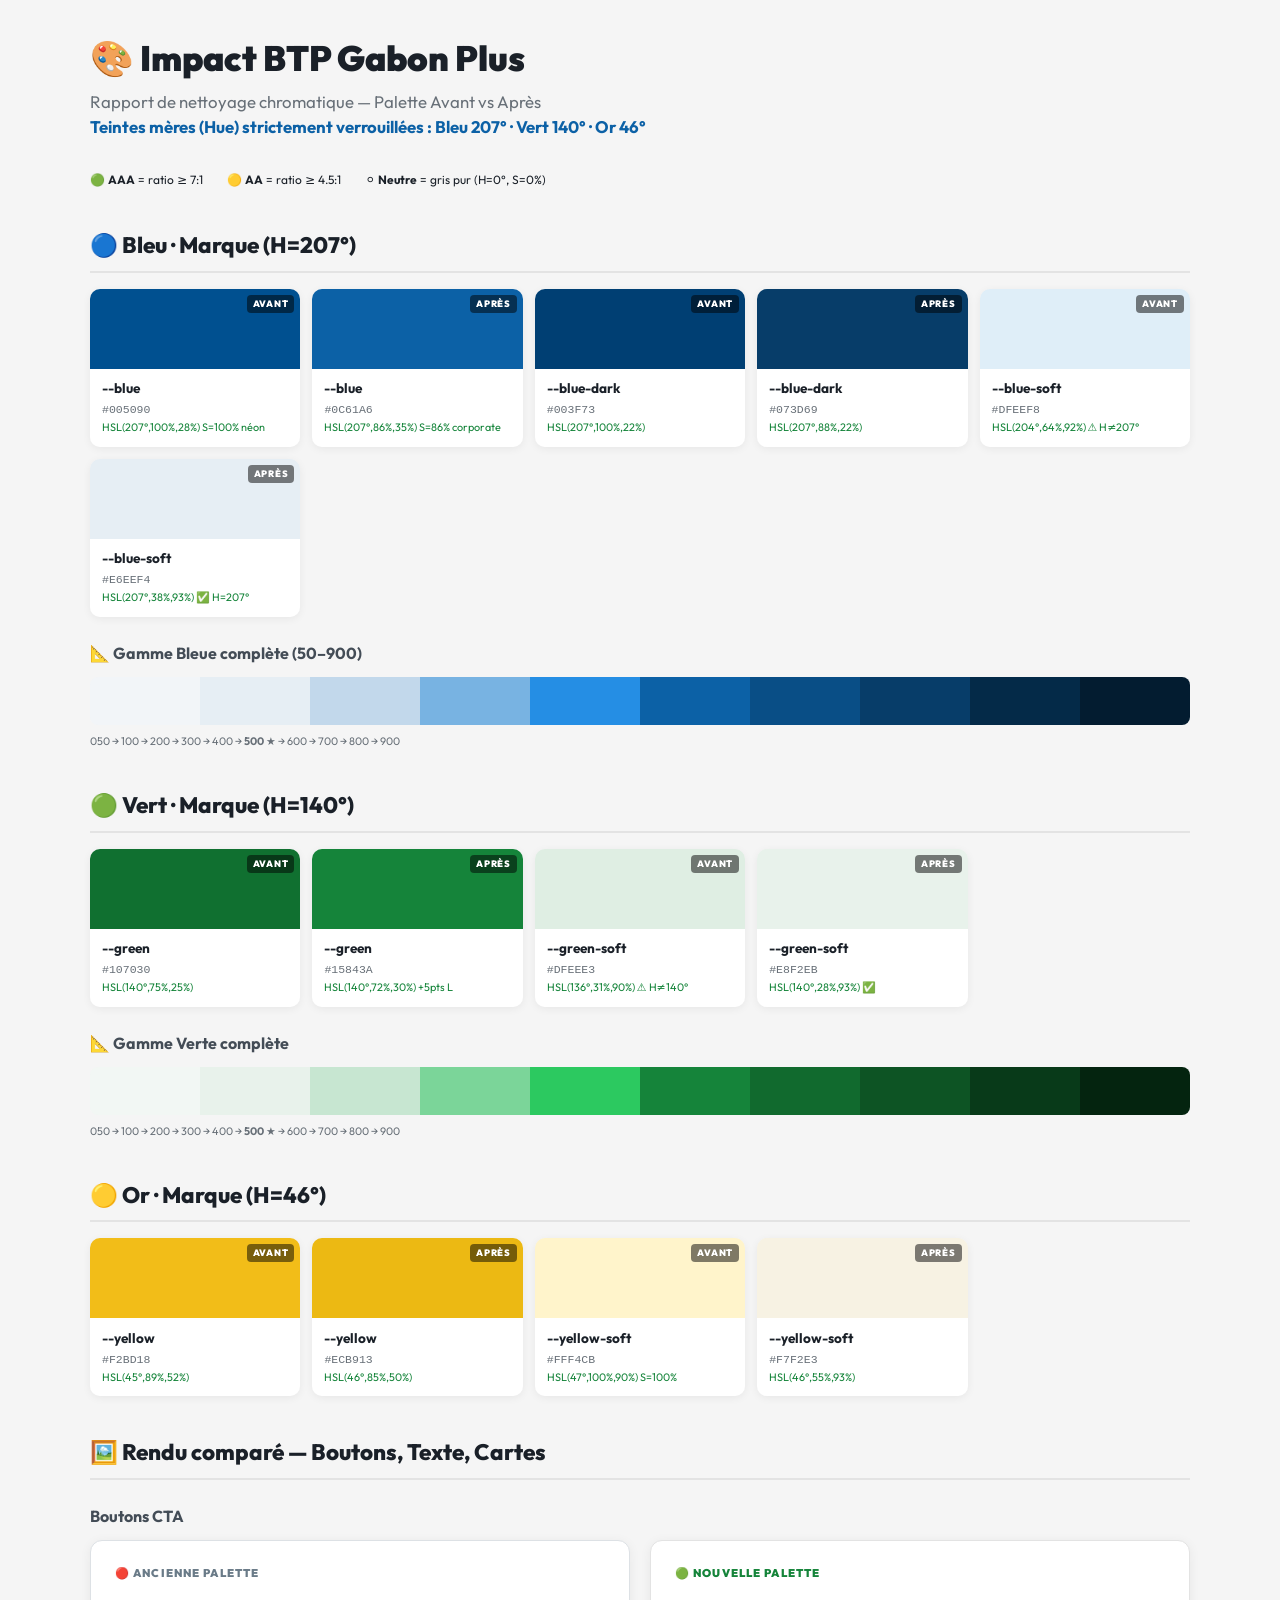
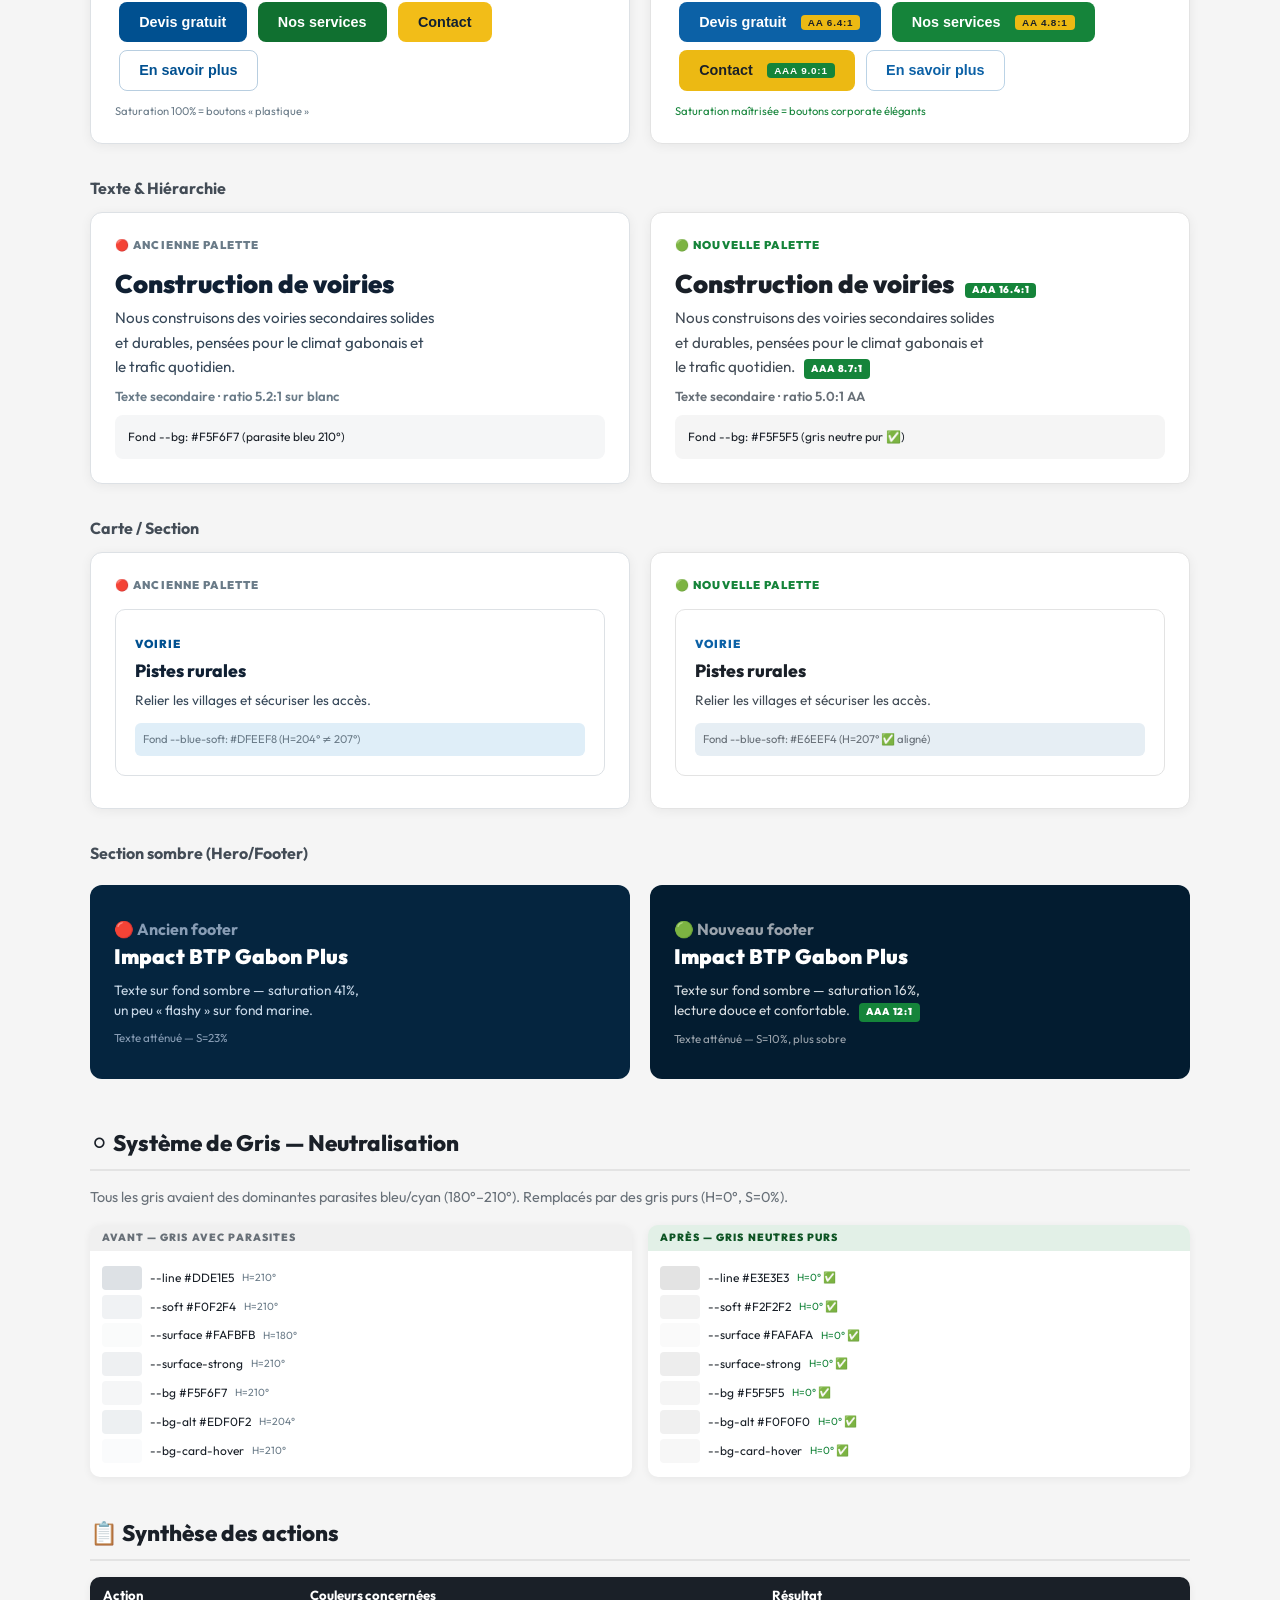
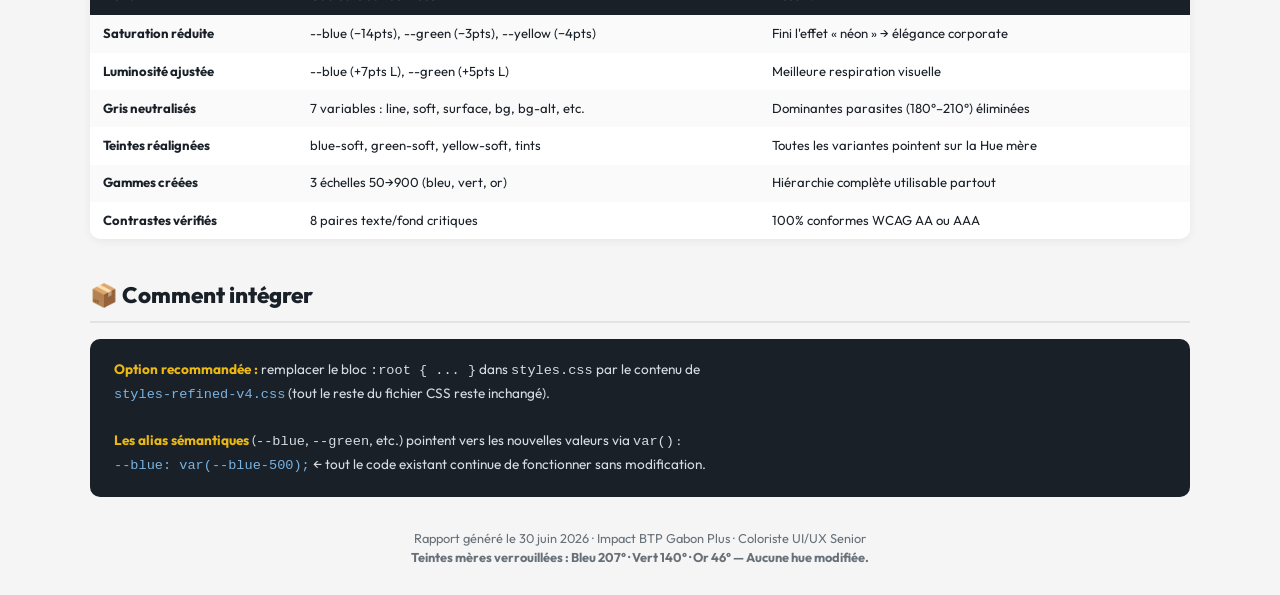
<file: palette-comparison.html>
<!DOCTYPE html>
<html lang="fr">
<head>
<meta charset="UTF-8">
<meta name="viewport" content="width=device-width, initial-scale=1.0">
<title>Impact BTP Gabon Plus — Comparaison Palette Avant/Après</title>
<link href="https://fonts.googleapis.com/css2?family=Outfit:wght@400;600;700;800;900&display=swap" rel="stylesheet">
<style>
  *,*::before,*::after{box-sizing:border-box;margin:0;padding:0}
  body{font-family:Outfit,system-ui,sans-serif;background:#f5f5f5;color:#1a2028;padding:2rem;line-height:1.5}
  h1{font-size:2.2rem;font-weight:900;margin-bottom:.25rem}
  h2{font-size:1.4rem;font-weight:800;margin:2.5rem 0 1rem;padding-bottom:.5rem;border-bottom:2px solid #e3e3e3}
  h3{font-size:1rem;font-weight:700;margin:1.5rem 0 .75rem;color:#434c56}
  .sub{color:#687078;margin-bottom:2rem;font-size:1.05rem}
  .container{max-width:1100px;margin:0 auto}
  
  /* Swatch grid */
  .swatch-grid{display:grid;grid-template-columns:repeat(auto-fill,minmax(180px,1fr));gap:.75rem;margin-bottom:1.5rem}
  .swatch{border-radius:10px;overflow:hidden;box-shadow:0 2px 8px rgba(0,0,0,.06)}
  .swatch-color{height:80px;position:relative}
  .swatch-color.old::after{content:'AVANT';position:absolute;top:6px;right:6px;font-size:.58rem;font-weight:900;letter-spacing:.08em;background:rgba(0,0,0,.5);color:#fff;padding:2px 6px;border-radius:4px}
  .swatch-color.new::after{content:'APRÈS';position:absolute;top:6px;right:6px;font-size:.58rem;font-weight:900;letter-spacing:.08em;background:rgba(0,0,0,.5);color:#fff;padding:2px 6px;border-radius:4px}
  .swatch-info{padding:.6rem .75rem;background:#fff;font-size:.78rem}
  .swatch-info strong{display:block;font-size:.85rem;margin-bottom:.15rem}
  .swatch-info code{font-size:.72rem;color:#687078;display:block}
  .swatch-info .hsl{color:#15843a;font-size:.68rem}
  
  /* Comparison rows */
  .compare-row{display:grid;grid-template-columns:1fr 1fr;gap:1rem;margin-bottom:1rem}
  .compare-cell{border-radius:10px;overflow:hidden;box-shadow:0 2px 8px rgba(0,0,0,.06)}
  .compare-label{font-size:.65rem;font-weight:900;letter-spacing:.1em;text-transform:uppercase;padding:.35rem .75rem}
  .compare-label.old{background:rgba(0,0,0,.06);color:#687078}
  .compare-label.new{background:rgba(21,132,58,.12);color:#0d5424}
  
  /* Rendered examples */
  .render-section{display:grid;grid-template-columns:1fr 1fr;gap:1.25rem;margin-bottom:2rem}
  .render-panel{border-radius:12px;padding:1.5rem;box-shadow:0 2px 12px rgba(0,0,0,.06)}
  .render-panel.old-panel{background:#fff;border:1px solid #dde1e5}
  .render-panel.new-panel{background:#fff;border:1px solid #e3e3e3}
  .render-panel h4{font-size:.7rem;font-weight:900;letter-spacing:.1em;text-transform:uppercase;margin-bottom:1rem}
  .render-panel.old-panel h4{color:#6a7b88}
  .render-panel.new-panel h4{color:#15843a}
  
  .btn-sample{display:inline-flex;align-items:center;gap:.5rem;padding:.7rem 1.2rem;border-radius:8px;font-weight:800;font-size:.9rem;margin:.25rem;border:1px solid transparent;cursor:default}
  .btn-sample.small{font-size:.78rem;padding:.45rem .85rem}
  
  .text-sample{margin:.5rem 0}
  .text-sample.heading{font-size:1.6rem;font-weight:900;line-height:1.1}
  .text-sample.body{font-size:.95rem;line-height:1.6;max-width:32ch}
  .text-sample.muted{font-size:.82rem;font-weight:600}
  
  .card-sample{border-radius:10px;padding:1.2rem;margin:.5rem 0}
  .hero-sample{border-radius:12px;padding:2rem 1.5rem;margin:.5rem 0;position:relative;overflow:hidden}
  
  /* WCAG badges */
  .wcag-badge{display:inline-block;font-size:.62rem;font-weight:900;letter-spacing:.08em;padding:2px 7px;border-radius:4px;margin-left:.4rem}
  .wcag-aaa{background:#15843a;color:#fff}
  .wcag-aa{background:#ecb913;color:#1a2028}
  .wcag-fail{background:#dc2626;color:#fff}
  
  .legend{display:flex;gap:1.5rem;margin:1rem 0;font-size:.75rem}
  
  @media(max-width:700px){
    body{padding:1rem}
    .render-section,.compare-row{grid-template-columns:1fr}
    .swatch-grid{grid-template-columns:repeat(2,1fr)}
  }
</style>
</head>
<body>
<div class="container">

<h1>🎨 Impact BTP Gabon Plus</h1>
<p class="sub">Rapport de nettoyage chromatique — Palette Avant vs Après<br>
<strong style="color:#0c61a6">Teintes mères (Hue) strictement verrouillées : Bleu 207° · Vert 140° · Or 46°</strong></p>

<div class="legend">
  <span>🟢 <strong>AAA</strong> = ratio ≥ 7:1</span>
  <span>🟡 <strong>AA</strong> = ratio ≥ 4.5:1</span>
  <span>⚪ <strong>Neutre</strong> = gris pur (H=0°, S=0%)</span>
</div>

<!-- ═══════════════════════ BRAND SWATCHES ═══════════════════════ -->
<h2>🔵 Bleu · Marque (H=207°)</h2>
<div class="swatch-grid">
  <div class="swatch"><div class="swatch-color old" style="background:#005090"></div><div class="swatch-info"><strong>--blue</strong><code>#005090</code><span class="hsl">HSL(207°,100%,28%) S=100% néon</span></div></div>
  <div class="swatch"><div class="swatch-color new" style="background:#0C61A6"></div><div class="swatch-info"><strong>--blue</strong><code>#0C61A6</code><span class="hsl">HSL(207°,86%,35%) S=86% corporate</span></div></div>
  <div class="swatch"><div class="swatch-color old" style="background:#003F73"></div><div class="swatch-info"><strong>--blue-dark</strong><code>#003F73</code><span class="hsl">HSL(207°,100%,22%)</span></div></div>
  <div class="swatch"><div class="swatch-color new" style="background:#073D69"></div><div class="swatch-info"><strong>--blue-dark</strong><code>#073D69</code><span class="hsl">HSL(207°,88%,22%)</span></div></div>
  <div class="swatch"><div class="swatch-color old" style="background:#DFEEF8"></div><div class="swatch-info"><strong>--blue-soft</strong><code>#DFEEF8</code><span class="hsl">HSL(204°,64%,92%) ⚠ H≠207°</span></div></div>
  <div class="swatch"><div class="swatch-color new" style="background:#E6EEF4"></div><div class="swatch-info"><strong>--blue-soft</strong><code>#E6EEF4</code><span class="hsl">HSL(207°,38%,93%) ✅ H=207°</span></div></div>
</div>

<h3>📐 Gamme Bleue complète (50–900)</h3>
<div style="display:flex;border-radius:8px;overflow:hidden;height:48px;margin-bottom:.5rem">
  <div style="flex:1;background:#F2F5F8" title="050"></div><div style="flex:1;background:#E6EEF4" title="100"></div>
  <div style="flex:1;background:#C2D8EB" title="200"></div><div style="flex:1;background:#78B3E2" title="300"></div>
  <div style="flex:1;background:#258EE4" title="400"></div><div style="flex:1;background:#0C61A6" title="500 ★"></div>
  <div style="flex:1;background:#094E86" title="600"></div><div style="flex:1;background:#073D69" title="700"></div>
  <div style="flex:1;background:#042A48" title="800"></div><div style="flex:1;background:#031C30" title="900"></div>
</div>
<p style="font-size:.68rem;color:#687078;margin-bottom:1.5rem">050 → 100 → 200 → 300 → 400 → <strong>500 ★</strong> → 600 → 700 → 800 → 900</p>

<!-- ═══════════════════════ GREEN ═══════════════════════ -->
<h2>🟢 Vert · Marque (H=140°)</h2>
<div class="swatch-grid">
  <div class="swatch"><div class="swatch-color old" style="background:#107030"></div><div class="swatch-info"><strong>--green</strong><code>#107030</code><span class="hsl">HSL(140°,75%,25%)</span></div></div>
  <div class="swatch"><div class="swatch-color new" style="background:#15843A"></div><div class="swatch-info"><strong>--green</strong><code>#15843A</code><span class="hsl">HSL(140°,72%,30%) +5pts L</span></div></div>
  <div class="swatch"><div class="swatch-color old" style="background:#DFEEE3"></div><div class="swatch-info"><strong>--green-soft</strong><code>#DFEEE3</code><span class="hsl">HSL(136°,31%,90%) ⚠ H≠140°</span></div></div>
  <div class="swatch"><div class="swatch-color new" style="background:#E8F2EB"></div><div class="swatch-info"><strong>--green-soft</strong><code>#E8F2EB</code><span class="hsl">HSL(140°,28%,93%) ✅</span></div></div>
</div>

<h3>📐 Gamme Verte complète</h3>
<div style="display:flex;border-radius:8px;overflow:hidden;height:48px;margin-bottom:.5rem">
  <div style="flex:1;background:#F2F7F4" title="050"></div><div style="flex:1;background:#E8F2EB" title="100"></div>
  <div style="flex:1;background:#C7E6D1" title="200"></div><div style="flex:1;background:#7BD599" title="300"></div>
  <div style="flex:1;background:#2CC960" title="400"></div><div style="flex:1;background:#15843A" title="500 ★"></div>
  <div style="flex:1;background:#116A2E" title="600"></div><div style="flex:1;background:#0D5424" title="700"></div>
  <div style="flex:1;background:#083A19" title="800"></div><div style="flex:1;background:#04240F" title="900"></div>
</div>
<p style="font-size:.68rem;color:#687078;margin-bottom:1.5rem">050 → 100 → 200 → 300 → 400 → <strong>500 ★</strong> → 600 → 700 → 800 → 900</p>

<!-- ═══════════════════════ YELLOW ═══════════════════════ -->
<h2>🟡 Or · Marque (H=46°)</h2>
<div class="swatch-grid">
  <div class="swatch"><div class="swatch-color old" style="background:#F2BD18"></div><div class="swatch-info"><strong>--yellow</strong><code>#F2BD18</code><span class="hsl">HSL(45°,89%,52%)</span></div></div>
  <div class="swatch"><div class="swatch-color new" style="background:#ECB913"></div><div class="swatch-info"><strong>--yellow</strong><code>#ECB913</code><span class="hsl">HSL(46°,85%,50%)</span></div></div>
  <div class="swatch"><div class="swatch-color old" style="background:#FFF4CB"></div><div class="swatch-info"><strong>--yellow-soft</strong><code>#FFF4CB</code><span class="hsl">HSL(47°,100%,90%) S=100%</span></div></div>
  <div class="swatch"><div class="swatch-color new" style="background:#F7F2E3"></div><div class="swatch-info"><strong>--yellow-soft</strong><code>#F7F2E3</code><span class="hsl">HSL(46°,55%,93%)</span></div></div>
</div>

<!-- ═══════════════════════ RENDERED COMPARISON ═══════════════════════ -->
<h2>🖼️ Rendu comparé — Boutons, Texte, Cartes</h2>

<h3>Boutons CTA</h3>
<div class="render-section">
  <div class="render-panel old-panel">
    <h4>🔴 Ancienne palette</h4>
    <button class="btn-sample" style="background:#005090;color:#fff">Devis gratuit</button>
    <button class="btn-sample" style="background:#107030;color:#fff">Nos services</button>
    <button class="btn-sample" style="background:#F2BD18;color:#102033">Contact</button>
    <button class="btn-sample" style="border:1px solid rgba(0,80,144,.28);color:#005090;background:transparent">En savoir plus</button>
    <p style="font-size:.7rem;color:#6a7b88;margin-top:.5rem">Saturation 100% = boutons « plastique »</p>
  </div>
  <div class="render-panel new-panel">
    <h4>🟢 Nouvelle palette</h4>
    <button class="btn-sample" style="background:#0C61A6;color:#fff">Devis gratuit <span class="wcag-badge wcag-aa">AA 6.4:1</span></button>
    <button class="btn-sample" style="background:#15843A;color:#fff">Nos services <span class="wcag-badge wcag-aa">AA 4.8:1</span></button>
    <button class="btn-sample" style="background:#ECB913;color:#1A2028">Contact <span class="wcag-badge wcag-aaa">AAA 9.0:1</span></button>
    <button class="btn-sample" style="border:1px solid rgba(12,97,166,.28);color:#0C61A6;background:transparent">En savoir plus</button>
    <p style="font-size:.7rem;color:#15843a;margin-top:.5rem">Saturation maîtrisée = boutons corporate élégants</p>
  </div>
</div>

<h3>Texte & Hiérarchie</h3>
<div class="render-section">
  <div class="render-panel old-panel">
    <h4>🔴 Ancienne palette</h4>
    <div class="text-sample heading" style="color:#102033">Construction de voiries</div>
    <div class="text-sample body" style="color:#38495A">Nous construisons des voiries secondaires solides et durables, pensées pour le climat gabonais et le trafic quotidien.</div>
    <div class="text-sample muted" style="color:#6A7B88;margin-top:.5rem">Texte secondaire · ratio 5.2:1 sur blanc</div>
    <div style="background:#F5F6F7;padding:.8rem;border-radius:8px;margin-top:.5rem;font-size:.75rem">
      Fond --bg: #F5F6F7 (parasite bleu 210°)
    </div>
  </div>
  <div class="render-panel new-panel">
    <h4>🟢 Nouvelle palette</h4>
    <div class="text-sample heading" style="color:#1A2028">Construction de voiries <span class="wcag-badge wcag-aaa">AAA 16.4:1</span></div>
    <div class="text-sample body" style="color:#434C56">Nous construisons des voiries secondaires solides et durables, pensées pour le climat gabonais et le trafic quotidien. <span class="wcag-badge wcag-aaa">AAA 8.7:1</span></div>
    <div class="text-sample muted" style="color:#687078;margin-top:.5rem">Texte secondaire · ratio 5.0:1 AA</div>
    <div style="background:#F5F5F5;padding:.8rem;border-radius:8px;margin-top:.5rem;font-size:.75rem">
      Fond --bg: #F5F5F5 (gris neutre pur ✅)
    </div>
  </div>
</div>

<h3>Carte / Section</h3>
<div class="render-section">
  <div class="render-panel old-panel">
    <h4>🔴 Ancienne palette</h4>
    <div class="card-sample" style="background:#fff;border:1px solid #DDE1E5">
      <span style="color:#005090;font-weight:900;font-size:.72rem;text-transform:uppercase;letter-spacing:.08em">Voirie</span>
      <div style="font-weight:800;font-size:1.1rem;color:#102033;margin:.3rem 0">Pistes rurales</div>
      <div style="font-size:.85rem;color:#38495A">Relier les villages et sécuriser les accès.</div>
      <div style="margin-top:.8rem;padding:.5rem;background:#DFEEF8;border-radius:6px;font-size:.7rem;color:#6a7b88">
        Fond --blue-soft: #DFEEF8 (H=204° ≠ 207°)
      </div>
    </div>
  </div>
  <div class="render-panel new-panel">
    <h4>🟢 Nouvelle palette</h4>
    <div class="card-sample" style="background:#fff;border:1px solid #E3E3E3">
      <span style="color:#0C61A6;font-weight:900;font-size:.72rem;text-transform:uppercase;letter-spacing:.08em">Voirie</span>
      <div style="font-weight:800;font-size:1.1rem;color:#1A2028;margin:.3rem 0">Pistes rurales</div>
      <div style="font-size:.85rem;color:#434C56">Relier les villages et sécuriser les accès.</div>
      <div style="margin-top:.8rem;padding:.5rem;background:#E6EEF4;border-radius:6px;font-size:.7rem;color:#687078">
        Fond --blue-soft: #E6EEF4 (H=207° ✅ aligné)
      </div>
    </div>
  </div>
</div>

<h3>Section sombre (Hero/Footer)</h3>
<div class="render-section">
  <div class="hero-sample" style="background:#05253F;color:#fff">
    <h4 style="color:#889db5">🔴 Ancien footer</h4>
    <div style="font-size:1.3rem;font-weight:900;color:#fff;margin-bottom:.5rem">Impact BTP Gabon Plus</div>
    <div style="color:#c8d8e8;font-size:.85rem;max-width:28ch">Texte sur fond sombre — saturation 41%, un peu « flashy » sur fond marine.</div>
    <div style="color:#889db5;font-size:.72rem;margin-top:.5rem">Texte atténué — S=23%</div>
  </div>
  <div class="hero-sample" style="background:#031C30;color:#fff">
    <h4 style="color:#9aa3ac">🟢 Nouveau footer</h4>
    <div style="font-size:1.3rem;font-weight:900;color:#fff;margin-bottom:.5rem">Impact BTP Gabon Plus</div>
    <div style="color:#d6dce1;font-size:.85rem;max-width:28ch">Texte sur fond sombre — saturation 16%, lecture douce et confortable. <span class="wcag-badge wcag-aaa">AAA 12:1</span></div>
    <div style="color:#9aa3ac;font-size:.72rem;margin-top:.5rem">Texte atténué — S=10%, plus sobre</div>
  </div>
</div>

<!-- ═══════════════════════ GRAYS TABLE ═══════════════════════ -->
<h2>⚪ Système de Gris — Neutralisation</h2>
<p style="color:#687078;font-size:.9rem;margin-bottom:1rem">Tous les gris avaient des dominantes parasites bleu/cyan (180°–210°). Remplacés par des gris purs (H=0°, S=0%).</p>

<div class="compare-row">
  <div class="compare-cell" style="background:#fff">
    <div class="compare-label old">Avant — Gris avec parasites</div>
    <div style="padding:.6rem .75rem;font-size:.75rem">
      <div style="display:flex;align-items:center;gap:.5rem;margin:.3rem 0"><div style="width:40px;height:24px;border-radius:4px;background:#DDE1E5"></div> --line #DDE1E5 <span style="color:#6a7b88;font-size:.65rem">H=210°</span></div>
      <div style="display:flex;align-items:center;gap:.5rem;margin:.3rem 0"><div style="width:40px;height:24px;border-radius:4px;background:#F0F2F4"></div> --soft #F0F2F4 <span style="color:#6a7b88;font-size:.65rem">H=210°</span></div>
      <div style="display:flex;align-items:center;gap:.5rem;margin:.3rem 0"><div style="width:40px;height:24px;border-radius:4px;background:#FAFBFB"></div> --surface #FAFBFB <span style="color:#6a7b88;font-size:.65rem">H=180°</span></div>
      <div style="display:flex;align-items:center;gap:.5rem;margin:.3rem 0"><div style="width:40px;height:24px;border-radius:4px;background:#EEF0F2"></div> --surface-strong <span style="color:#6a7b88;font-size:.65rem">H=210°</span></div>
      <div style="display:flex;align-items:center;gap:.5rem;margin:.3rem 0"><div style="width:40px;height:24px;border-radius:4px;background:#F5F6F7"></div> --bg #F5F6F7 <span style="color:#6a7b88;font-size:.65rem">H=210°</span></div>
      <div style="display:flex;align-items:center;gap:.5rem;margin:.3rem 0"><div style="width:40px;height:24px;border-radius:4px;background:#EDF0F2"></div> --bg-alt #EDF0F2 <span style="color:#6a7b88;font-size:.65rem">H=204°</span></div>
      <div style="display:flex;align-items:center;gap:.5rem;margin:.3rem 0"><div style="width:40px;height:24px;border-radius:4px;background:#FAFBFC"></div> --bg-card-hover <span style="color:#6a7b88;font-size:.65rem">H=210°</span></div>
    </div>
  </div>
  <div class="compare-cell" style="background:#fff">
    <div class="compare-label new">Après — Gris neutres purs</div>
    <div style="padding:.6rem .75rem;font-size:.75rem">
      <div style="display:flex;align-items:center;gap:.5rem;margin:.3rem 0"><div style="width:40px;height:24px;border-radius:4px;background:#E3E3E3"></div> --line #E3E3E3 <span style="color:#15843a;font-size:.65rem">H=0° ✅</span></div>
      <div style="display:flex;align-items:center;gap:.5rem;margin:.3rem 0"><div style="width:40px;height:24px;border-radius:4px;background:#F2F2F2"></div> --soft #F2F2F2 <span style="color:#15843a;font-size:.65rem">H=0° ✅</span></div>
      <div style="display:flex;align-items:center;gap:.5rem;margin:.3rem 0"><div style="width:40px;height:24px;border-radius:4px;background:#FAFAFA"></div> --surface #FAFAFA <span style="color:#15843a;font-size:.65rem">H=0° ✅</span></div>
      <div style="display:flex;align-items:center;gap:.5rem;margin:.3rem 0"><div style="width:40px;height:24px;border-radius:4px;background:#EDEDED"></div> --surface-strong <span style="color:#15843a;font-size:.65rem">H=0° ✅</span></div>
      <div style="display:flex;align-items:center;gap:.5rem;margin:.3rem 0"><div style="width:40px;height:24px;border-radius:4px;background:#F5F5F5"></div> --bg #F5F5F5 <span style="color:#15843a;font-size:.65rem">H=0° ✅</span></div>
      <div style="display:flex;align-items:center;gap:.5rem;margin:.3rem 0"><div style="width:40px;height:24px;border-radius:4px;background:#F0F0F0"></div> --bg-alt #F0F0F0 <span style="color:#15843a;font-size:.65rem">H=0° ✅</span></div>
      <div style="display:flex;align-items:center;gap:.5rem;margin:.3rem 0"><div style="width:40px;height:24px;border-radius:4px;background:#F7F7F7"></div> --bg-card-hover <span style="color:#15843a;font-size:.65rem">H=0° ✅</span></div>
    </div>
  </div>
</div>

<!-- ═══════════════════════ SYNTHÈSE ═══════════════════════ -->
<h2>📋 Synthèse des actions</h2>
<table style="width:100%;border-collapse:collapse;font-size:.82rem;background:#fff;border-radius:10px;overflow:hidden;box-shadow:0 2px 8px rgba(0,0,0,.06)">
<thead>
<tr style="background:#1a2028;color:#fff;text-align:left">
  <th style="padding:.6rem .8rem">Action</th>
  <th style="padding:.6rem .8rem">Couleurs concernées</th>
  <th style="padding:.6rem .8rem">Résultat</th>
</tr>
</thead>
<tbody>
<tr style="background:#fafafa"><td style="padding:.55rem .8rem;font-weight:700">Saturation réduite</td><td style="padding:.55rem .8rem">--blue (−14pts), --green (−3pts), --yellow (−4pts)</td><td style="padding:.55rem .8rem">Fini l'effet « néon » → élégance corporate</td></tr>
<tr><td style="padding:.55rem .8rem;font-weight:700">Luminosité ajustée</td><td style="padding:.55rem .8rem">--blue (+7pts L), --green (+5pts L)</td><td style="padding:.55rem .8rem">Meilleure respiration visuelle</td></tr>
<tr style="background:#fafafa"><td style="padding:.55rem .8rem;font-weight:700">Gris neutralisés</td><td style="padding:.55rem .8rem">7 variables : line, soft, surface, bg, bg-alt, etc.</td><td style="padding:.55rem .8rem">Dominantes parasites (180°–210°) éliminées</td></tr>
<tr><td style="padding:.55rem .8rem;font-weight:700">Teintes réalignées</td><td style="padding:.55rem .8rem">blue-soft, green-soft, yellow-soft, tints</td><td style="padding:.55rem .8rem">Toutes les variantes pointent sur la Hue mère</td></tr>
<tr style="background:#fafafa"><td style="padding:.55rem .8rem;font-weight:700">Gammes créées</td><td style="padding:.55rem .8rem">3 échelles 50→900 (bleu, vert, or)</td><td style="padding:.55rem .8rem">Hiérarchie complète utilisable partout</td></tr>
<tr><td style="padding:.55rem .8rem;font-weight:700">Contrastes vérifiés</td><td style="padding:.55rem .8rem">8 paires texte/fond critiques</td><td style="padding:.55rem .8rem">100% conformes WCAG AA ou AAA</td></tr>
</tbody>
</table>

<!-- ═══════════════════════ USAGE ═══════════════════════ -->
<h2>📦 Comment intégrer</h2>
<div style="background:#1a2028;color:#d6dce1;padding:1.2rem 1.5rem;border-radius:10px;font-size:.85rem;line-height:1.7;margin-bottom:1rem">
<strong style="color:#ecb913">Option recommandée :</strong> remplacer le bloc <code>:root { ... }</code> dans <code>styles.css</code> par le contenu de<br>
<code style="color:#78b3e2">styles-refined-v4.css</code> (tout le reste du fichier CSS reste inchangé).<br><br>
<strong style="color:#ecb913">Les alias sémantiques</strong> (<code>--blue</code>, <code>--green</code>, etc.) pointent vers les nouvelles valeurs via <code>var()</code> :<br>
<code style="color:#78b3e2">--blue: var(--blue-500);</code> ← tout le code existant continue de fonctionner sans modification.
</div>

<p style="color:#687078;font-size:.8rem;text-align:center;margin-top:2rem">
Rapport généré le 30 juin 2026 · Impact BTP Gabon Plus · Coloriste UI/UX Senior<br>
<strong>Teintes mères verrouillées : Bleu 207° · Vert 140° · Or 46° — Aucune hue modifiée.</strong>
</p>

</div>
</body>
</html>
</file>
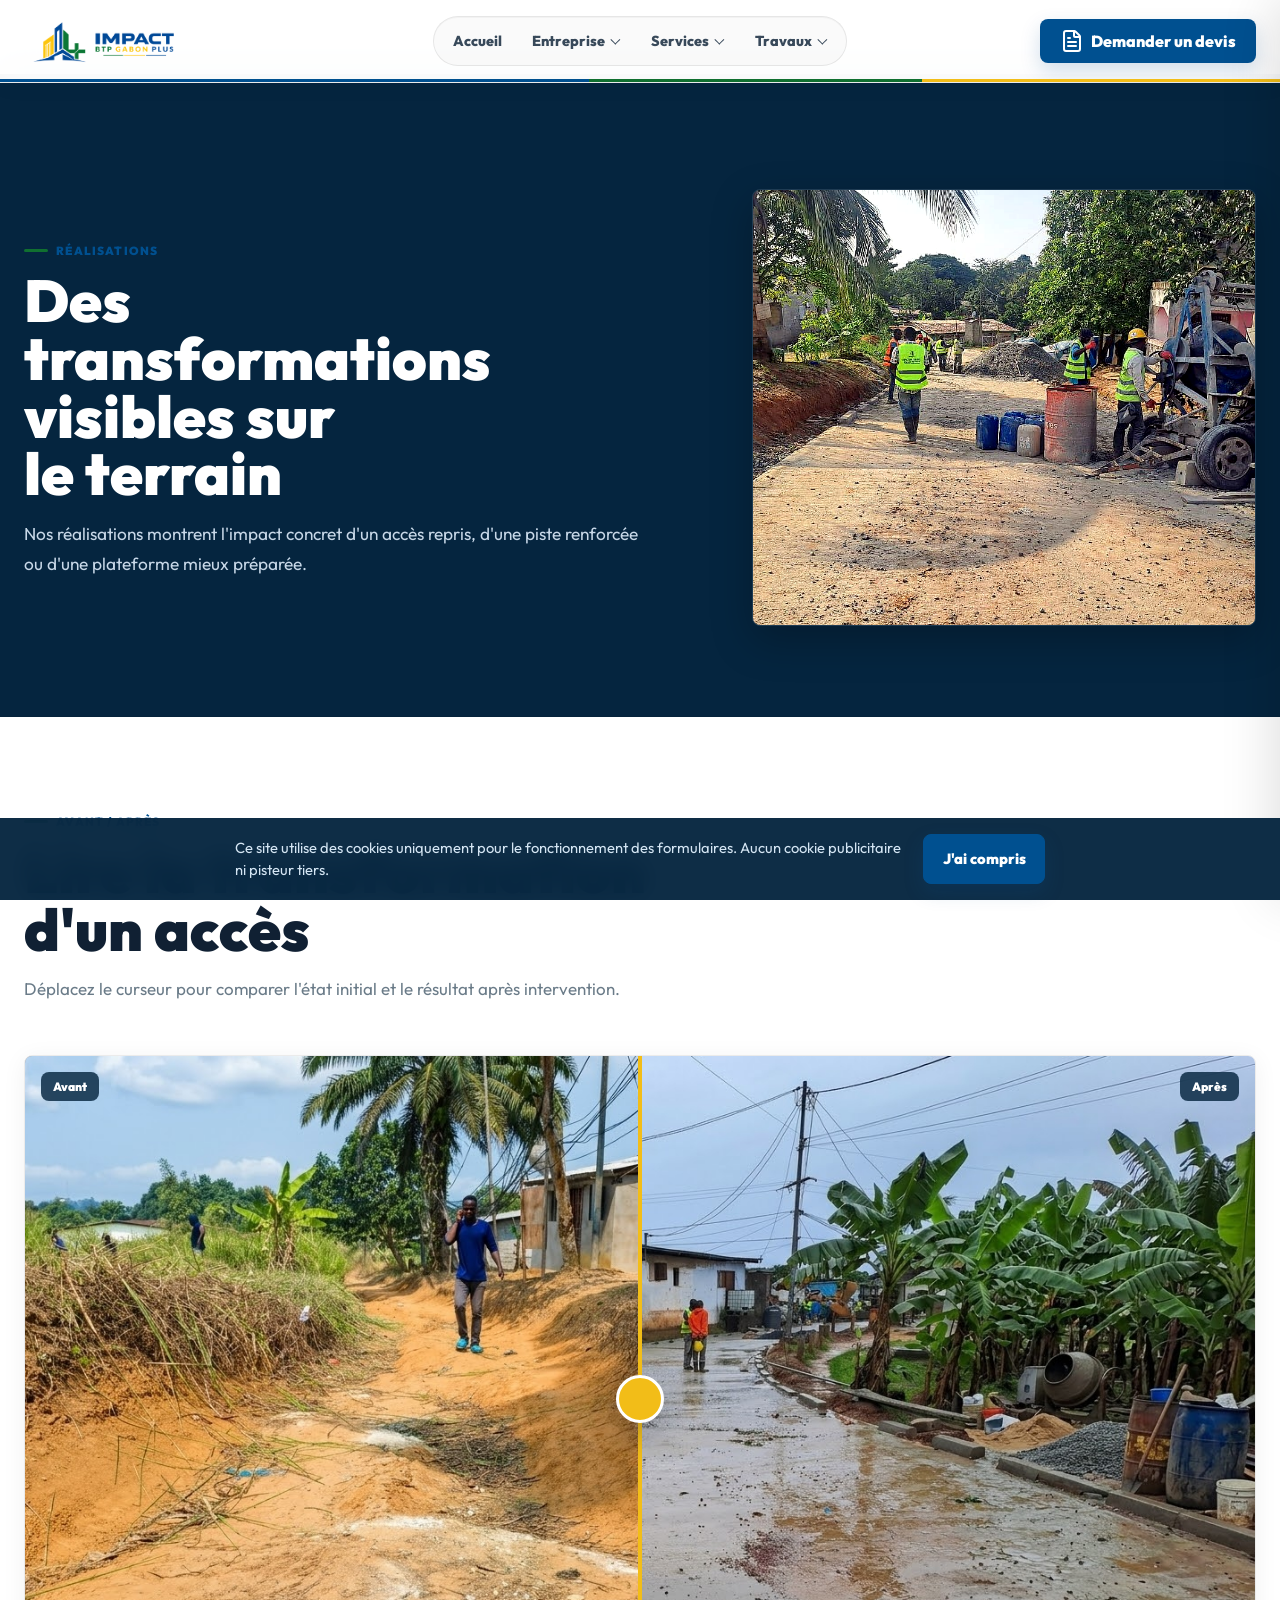
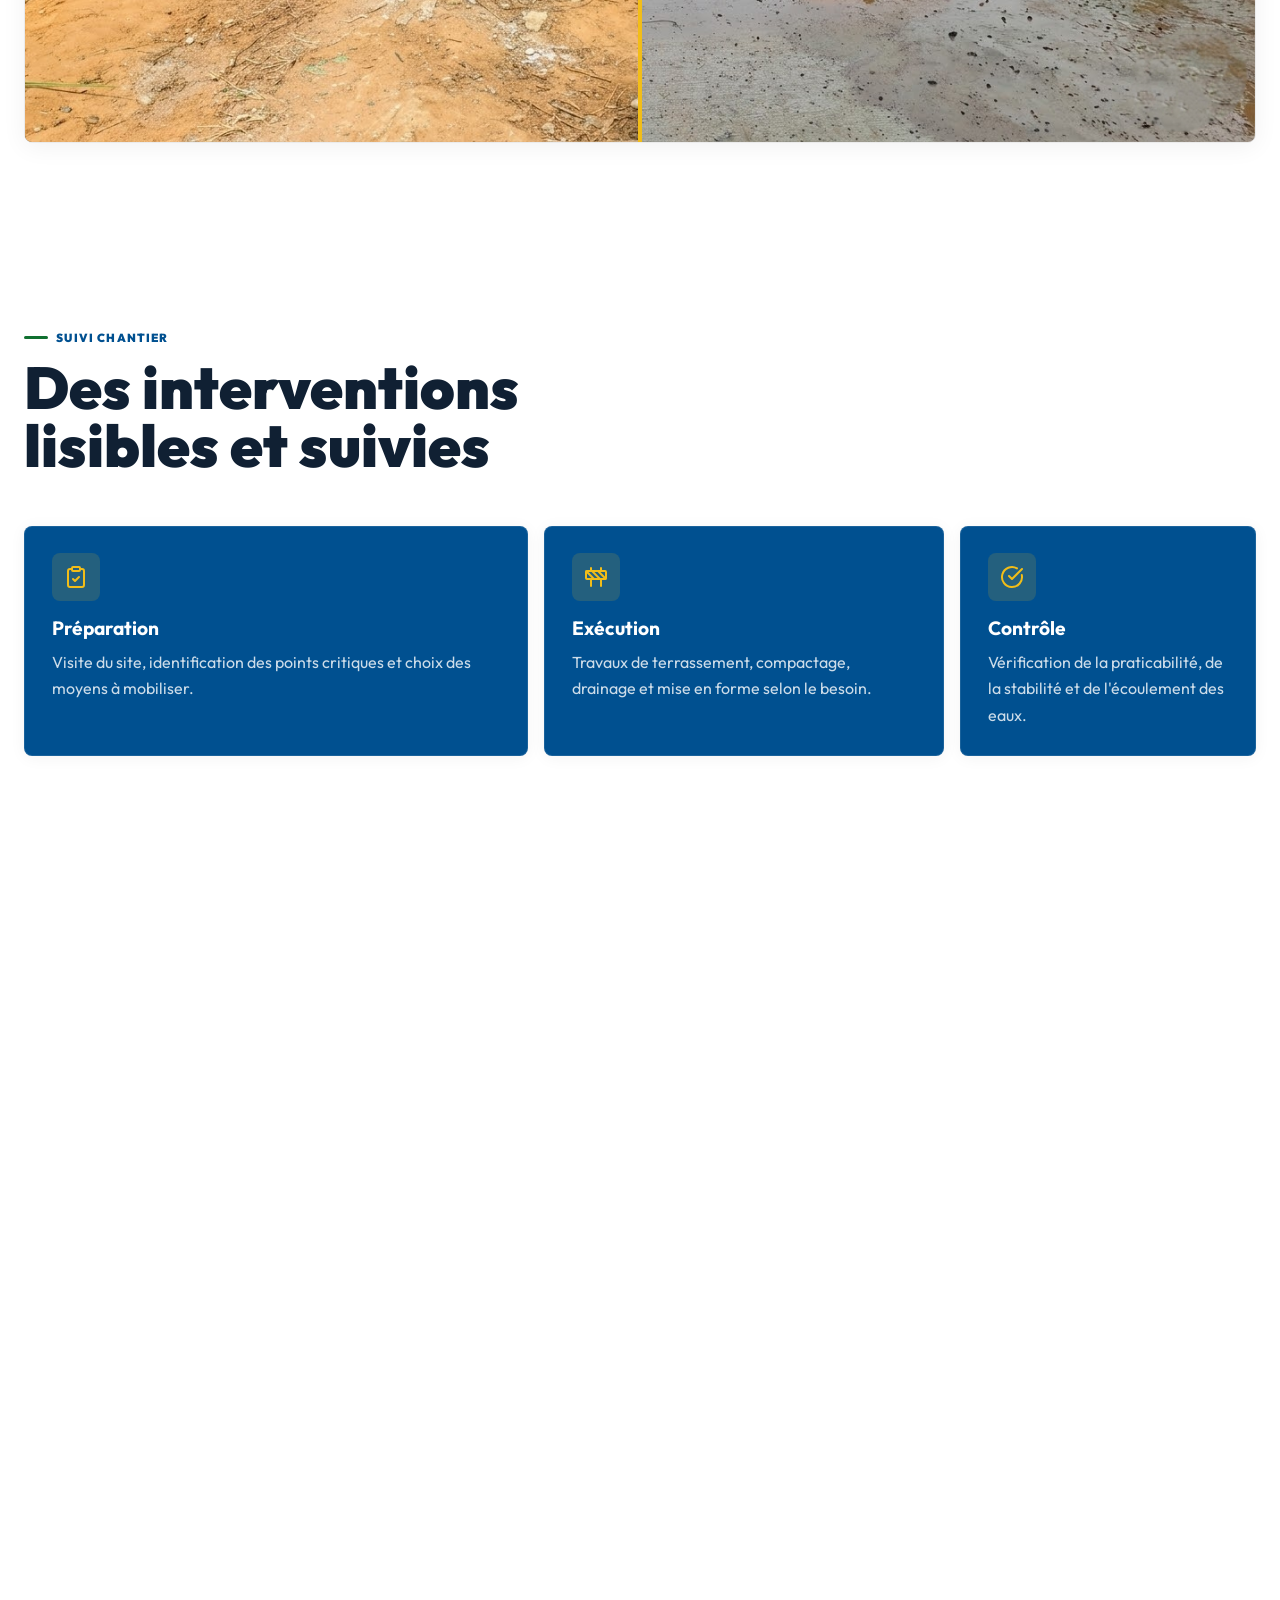
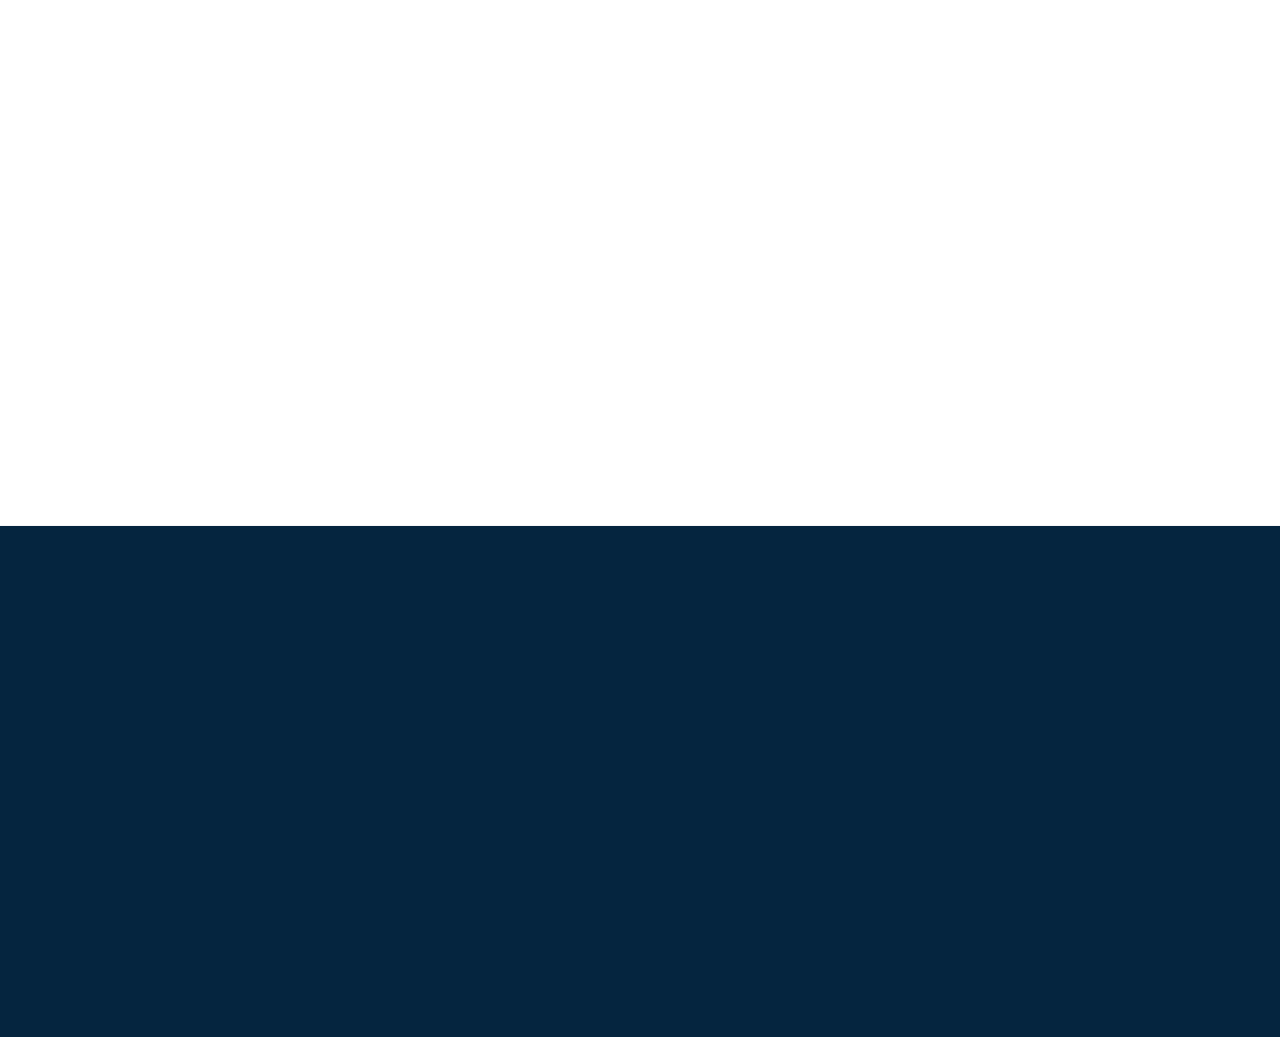
<file: realisations.html>
<!doctype html>
<html lang="fr">
<head>
  <meta charset="UTF-8">
  <meta name="viewport" content="width=device-width, initial-scale=1.0">
  <title>Réalisations BTP Gabon | Travaux avant-après</title>
  <meta name="description" content="Voir les réalisations Impact BTP Gabon Plus : voiries, pistes rurales, drainage, terrassement et transformations avant-après au Gabon.">
  <meta name="robots" content="index, follow, max-image-preview:large">
  <meta name="theme-color" content="#f5f6f7">
  <link rel="canonical" href="https://impactbtpgabonplus.com/realisations.html">
  <meta property="og:locale" content="fr_GA">
  <meta property="og:type" content="article">
  <meta property="og:site_name" content="Impact BTP Gabon Plus">
  <meta property="og:title" content="Réalisations BTP Gabon | Travaux avant-après">
  <meta property="og:description" content="Exemples de voiries, pistes rurales, drainage, terrassement et transformations avant-après au Gabon.">
  <meta property="og:url" content="https://impactbtpgabonplus.com/realisations.html">
  <meta property="og:image" content="https://impactbtpgabonplus.com/photos/used/hero-coulage-voirie-beton.jpg">
  <meta property="og:image:width" content="1280">
  <meta property="og:image:height" content="720">
  <meta name="twitter:card" content="summary_large_image">
  <link rel="preconnect" href="https://fonts.googleapis.com">
  <link rel="preconnect" href="https://fonts.gstatic.com" crossorigin>
  <link href="https://fonts.googleapis.com/css2?family=Outfit:wght@300;400;500;600;700;800;900&amp;display=swap" rel="stylesheet">
  <link rel="preload" as="style" href="https://fonts.googleapis.com/css2?family=Outfit:wght@300;400;500;600;700;800;900&display=swap">
  <link rel="preload" as="image" href="photos/used/hero-coulage-voirie-beton.jpg" fetchpriority="high">
  <script src="lucide.min.js" defer></script>
  <link rel="icon" type="image/png" sizes="32x32" href="photos/logos/logoibtprvb.png">
  <link rel="apple-touch-icon" href="photos/logos/logoibtprvb.png">
  <link rel="stylesheet" href="styles.css">
</head>
<body data-page="realisations">
<a class="skip-link" href="#main-content">Aller au contenu principal</a>
<div id="siteHeader"></div>

<main id="main-content" class="page-main">
  <section class="page-hero">
    <div class="container page-hero-grid">
      <div class="reveal">
        <span class="eyebrow">Réalisations</span>
        <h1 class="page-title">Des transformations visibles sur le terrain</h1>
        <p>Nos réalisations montrent l'impact concret d'un accès repris, d'une piste renforcée ou d'une plateforme mieux préparée.</p>
      </div>
      <div class="page-hero-media reveal-right">
        <img src="photos/used/hero-coulage-voirie-beton.jpg" width="1280" height="720" fetchpriority="high" decoding="async" alt="Travaux de voirie réalisés par Impact BTP Gabon Plus">
      </div>
    </div>
  </section>

  <section id="avant-apres" class="section section-white">
    <div class="container">
      <div class="section-head reveal">
        <span class="eyebrow">Avant / Après</span>
        <h2>Lire la transformation d'un accès</h2>
        <p>Déplacez le curseur pour comparer l'état initial et le résultat après intervention.</p>
      </div>
      <div id="baSlider1" class="before-after reveal-scale">
        <img src="photos/used/imgapres.jpg" width="1376" height="768" loading="lazy" decoding="async" alt="Accès local avant intervention de voirie">
        <div id="baAfter1" class="ba-after"><img src="photos/used/imgavant.jpg" width="1376" height="768" loading="lazy" decoding="async" alt="Accès local après intervention de voirie"></div>
        <div id="baHandle1" class="ba-handle"></div>
        <span class="ba-label before">Avant</span>
        <span class="ba-label after">Après</span>
      </div>
    </div>
  </section>

  <section id="chantier" class="section section-white">
    <div class="container">
      <div class="section-head center reveal">
        <span class="eyebrow">Suivi chantier</span>
        <h2>Des interventions lisibles et suivies</h2>
      </div>
      <div class="card-grid cards-blue">
        <article class="pro-card reveal stagger-1">
          <div class="card-icon"><i data-lucide="clipboard-check"></i></div>
          <h3>Préparation</h3>
          <p>Visite du site, identification des points critiques et choix des moyens à mobiliser.</p>
        </article>
        <article class="pro-card reveal stagger-2">
          <div class="card-icon"><i data-lucide="construction"></i></div>
          <h3>Exécution</h3>
          <p>Travaux de terrassement, compactage, drainage et mise en forme selon le besoin.</p>
        </article>
        <article class="pro-card reveal stagger-3">
          <div class="card-icon"><i data-lucide="check-circle"></i></div>
          <h3>Contrôle</h3>
          <p>Vérification de la praticabilité, de la stabilité et de l'écoulement des eaux.</p>
        </article>
      </div>
    </div>
  </section>

  <section id="galerie" class="section section-white">
    <div class="container">
      <div class="section-head center">
        <span class="eyebrow">Galerie terrain</span>
        <h2>Exemples de travaux</h2>
      </div>

      <div class="gal-grid">

        <!-- 1. Top -->
        <article class="gal-item">
          <div class="gal-reveal gal-reveal--top">
            <img src="photos/used/coulage-beton-equipe.jpg" width="1280" height="960" loading="lazy" decoding="async" alt="Coulage de béton sur une voirie secondaire au Gabon">
          </div>
          <div class="gal-caption">
            <span>Voirie secondaire</span>
            <h3>Reprise d'une voie locale</h3>
            <p>Amélioration de la circulation et préparation des abords pour un usage quotidien.</p>
          </div>
        </article>

        <!-- 2. Right -->
        <article class="gal-item">
          <div class="gal-reveal gal-reveal--right">
            <img src="photos/used/piste-laterite-compactee.jpg" width="960" height="1200" loading="lazy" decoding="async" alt="Piste rurale compactée au Gabon">
          </div>
          <div class="gal-caption">
            <span>Piste rurale</span>
            <h3>Accès renforcé</h3>
            <p>Reprofilage et compactage pour rendre la piste plus praticable.</p>
          </div>
        </article>

        <!-- 3. Bottom -->
        <article class="gal-item">
          <div class="gal-reveal gal-reveal--bottom">
            <img src="photos/used/caniveau-bordure-chantier.jpg" width="960" height="1200" loading="lazy" decoding="async" alt="Drainage et bordures en chantier de voirie">
          </div>
          <div class="gal-caption">
            <span>Drainage</span>
            <h3>Gestion des eaux</h3>
            <p>Organisation des écoulements pour limiter les dégradations de la voirie.</p>
          </div>
        </article>

        <!-- 4. Left -->
        <article class="gal-item">
          <div class="gal-reveal gal-reveal--left">
            <img src="photos/used/topographie-controle-niveau.jpg" width="960" height="1200" loading="lazy" decoding="async" alt="Contrôle topographique pour chantier BTP">
          </div>
          <div class="gal-caption">
            <span>Topographie</span>
            <h3>Contrôle des niveaux</h3>
            <p>Vérification terrain avant et pendant les travaux pour garder une exécution maîtrisée.</p>
          </div>
        </article>

        <!-- 5. Top + overlay -->
        <article class="gal-item">
          <div class="gal-reveal gal-reveal--top gal-reveal--overlay">
            <img src="photos/used/materiaux-chantier-ciment.jpg" width="1280" height="960" loading="lazy" decoding="async" alt="Matériaux de chantier pour travaux BTP">
          </div>
          <div class="gal-caption">
            <span>Préparation</span>
            <h3>Matériaux mobilisés</h3>
            <p>Organisation des matériaux et des moyens avant la mise en œuvre sur site.</p>
          </div>
        </article>

        <!-- 6. Right -->
        <article class="gal-item">
          <div class="gal-reveal gal-reveal--right">
            <img src="photos/used/voirie-beton-finale.jpg" width="960" height="1200" loading="lazy" decoding="async" alt="Voirie bétonnée finalisée au Gabon">
          </div>
          <div class="gal-caption">
            <span>Finition</span>
            <h3>Voie bétonnée livrée</h3>
            <p>Surface praticable et propre pour améliorer durablement l'accès local.</p>
          </div>
        </article>

      </div>
    </div>
  </section>
</main>

<div id="siteFooter"></div>
<aside id="cookieBanner" class="cookie-banner" role="dialog" aria-label="Cookies" hidden>
  <p>Ce site utilise des cookies uniquement pour le fonctionnement des formulaires. Aucun cookie publicitaire ni pisteur tiers.</p>
  <button id="cookieAccept" class="btn btn-primary" type="button">J'ai compris</button>
</aside>
<script src="script.js" defer></script>
</body>
</html>
</file>
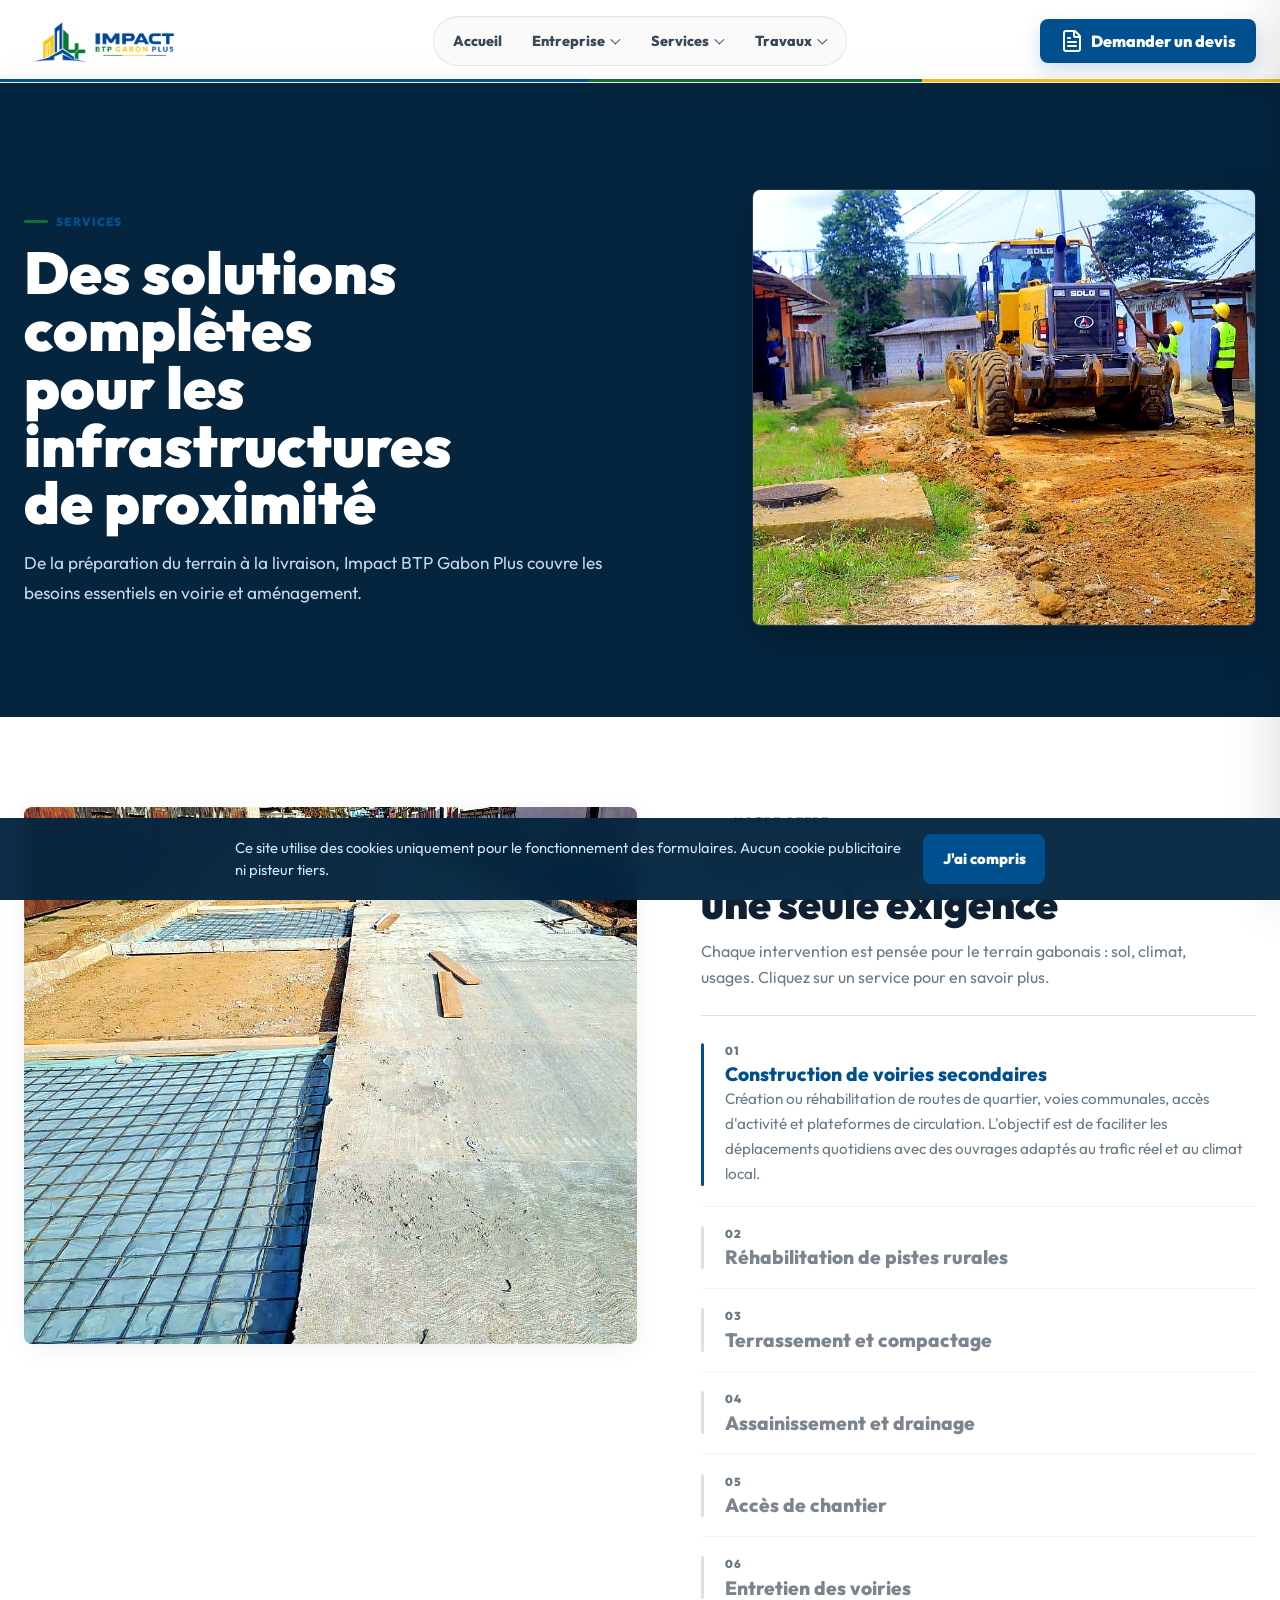
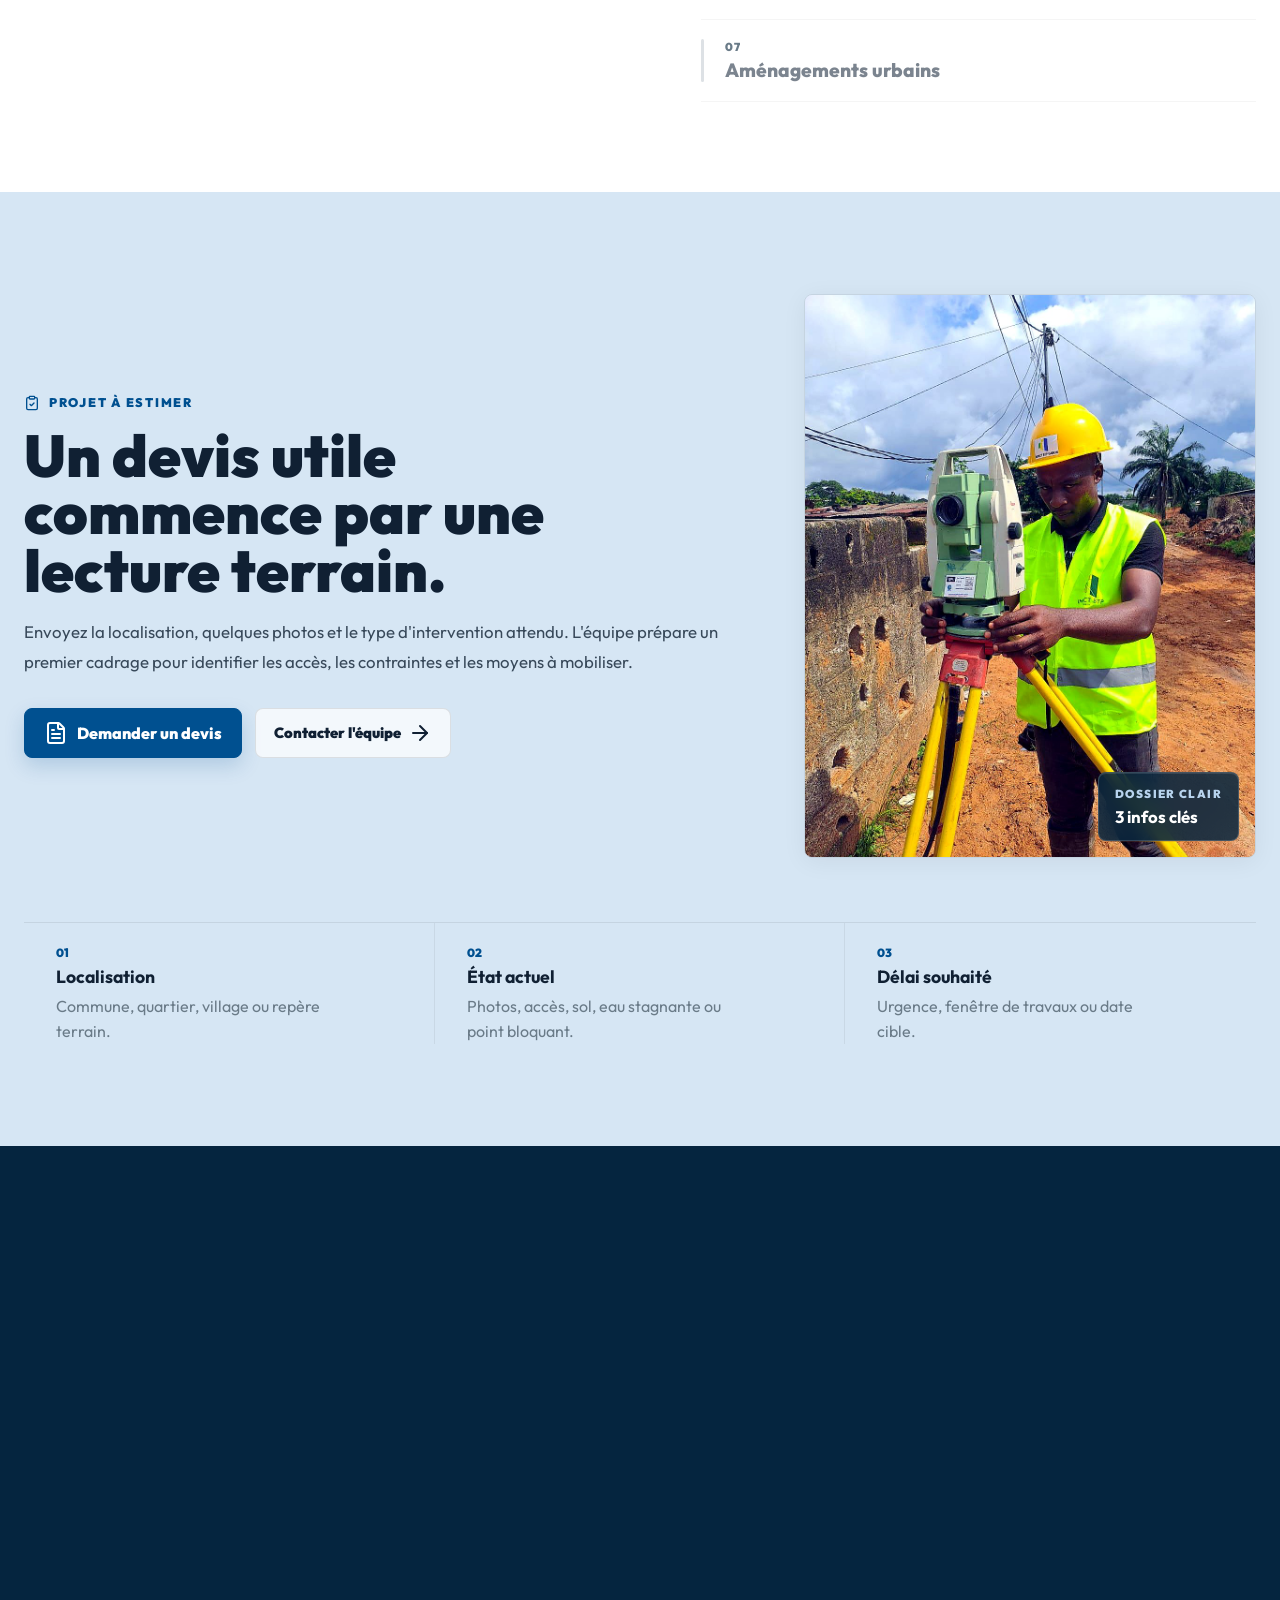
<file: services.html>
<!doctype html>
<html lang="fr">
<head>
  <meta charset="UTF-8">
  <meta name="viewport" content="width=device-width, initial-scale=1.0">
  <title>Services BTP Gabon | Voiries, pistes &amp; drainage</title>
  <meta name="description" content="Voiries secondaires, pistes rurales, terrassement, drainage, accès de chantier et aménagements urbains par Impact BTP Gabon Plus.">
  <meta name="robots" content="index, follow, max-image-preview:large">
  <meta name="theme-color" content="#f5f6f7">
  <link rel="canonical" href="https://impactbtpgabonplus.com/services.html">
  <meta property="og:locale" content="fr_GA">
  <meta property="og:type" content="article">
  <meta property="og:site_name" content="Impact BTP Gabon Plus">
  <meta property="og:title" content="Services BTP Gabon | Voiries, pistes &amp; drainage">
  <meta property="og:description" content="Travaux de voirie, pistes rurales, terrassement, drainage, accès de chantier et aménagements urbains au Gabon.">
  <meta property="og:url" content="https://impactbtpgabonplus.com/services.html">
  <meta property="og:image" content="https://impactbtpgabonplus.com/photos/used/hero-terrassement-engin.jpg">
  <meta property="og:image:width" content="1280">
  <meta property="og:image:height" content="720">
  <meta name="twitter:card" content="summary_large_image">
  <link rel="preconnect" href="https://fonts.googleapis.com">
  <link rel="preconnect" href="https://fonts.gstatic.com" crossorigin>
  <link href="https://fonts.googleapis.com/css2?family=Outfit:wght@300;400;500;600;700;800;900&amp;display=swap" rel="stylesheet">
  <link rel="preload" as="style" href="https://fonts.googleapis.com/css2?family=Outfit:wght@300;400;500;600;700;800;900&display=swap">
  <link rel="preload" as="image" href="photos/used/hero-terrassement-engin.jpg" fetchpriority="high">
  <script src="lucide.min.js" defer></script>
  <link rel="icon" type="image/png" sizes="32x32" href="photos/logos/logoibtprvb.png">
  <link rel="apple-touch-icon" href="photos/logos/logoibtprvb.png">
  <link rel="stylesheet" href="styles.css">
  <script type="application/ld+json">
  {
    "@context": "https://schema.org",
    "@type": "ItemList",
    "@id": "https://impactbtpgabonplus.com/services.html#services",
    "name": "Services BTP Impact BTP Gabon Plus",
    "itemListElement": [
      {"@type": "ListItem", "position": 1, "url": "https://impactbtpgabonplus.com/services.html#voiries", "name": "Construction de voiries secondaires"},
      {"@type": "ListItem", "position": 2, "url": "https://impactbtpgabonplus.com/services.html#pistes", "name": "Réhabilitation de pistes rurales"},
      {"@type": "ListItem", "position": 3, "url": "https://impactbtpgabonplus.com/services.html#terrassement", "name": "Terrassement et compactage"},
      {"@type": "ListItem", "position": 4, "url": "https://impactbtpgabonplus.com/services.html#drainage", "name": "Assainissement et drainage"},
      {"@type": "ListItem", "position": 5, "url": "https://impactbtpgabonplus.com/services.html#acces", "name": "Accès de chantier"},
      {"@type": "ListItem", "position": 6, "url": "https://impactbtpgabonplus.com/services.html#entretien", "name": "Entretien des voiries"},
      {"@type": "ListItem", "position": 7, "url": "https://impactbtpgabonplus.com/services.html#urbain", "name": "Aménagements urbains"}
    ]
  }
  </script>
</head>
<body data-page="services">
<a class="skip-link" href="#main-content">Aller au contenu principal</a>
<div id="siteHeader"></div>

<main id="main-content" class="page-main">
  <section class="page-hero">
    <div class="container page-hero-grid">
      <div class="reveal">
        <span class="eyebrow">Services</span>
        <h1 class="page-title">Des solutions complètes pour les infrastructures de proximité</h1>
        <p>De la préparation du terrain à la livraison, Impact BTP Gabon Plus couvre les besoins essentiels en voirie et aménagement.</p>
      </div>
      <div class="page-hero-media reveal-right">
        <img src="photos/used/hero-terrassement-engin.jpg" width="1280" height="720" fetchpriority="high" decoding="async" alt="Engin de chantier sur une voie en préparation au Gabon">
      </div>
    </div>
  </section>

  <section class="section section-white">
    <div class="container">
      <div class="services-toggle" style="--slideDuration: 6s;">

        <!-- Left: Graphics / Images -->
        <div class="sv-graphics-col">
          <div class="sv-graphics-area">

            <div class="sv-graphics-frame" data-sv="0">
              <img src="photos/used/dallage-voirie-beton.jpg" width="960" height="1200" loading="eager" decoding="async" alt="Dallage préparé pour une voirie secondaire au Gabon">
            </div>

            <div class="sv-graphics-frame" data-sv="1">
              <img src="photos/used/engin-nivellement-piste.jpg" width="960" height="1200" loading="lazy" decoding="async" alt="Engin de nivellement sur une piste rurale au Gabon">
            </div>

            <div class="sv-graphics-frame" data-sv="2">
              <img src="photos/used/terrassement-piste-rurale.jpg" width="960" height="1200" loading="lazy" decoding="async" alt="Terrassement et mise en forme d'une piste rurale">
            </div>

            <div class="sv-graphics-frame" data-sv="3">
              <img src="photos/used/pose-bordures-equipe.jpg" width="960" height="1200" loading="lazy" decoding="async" alt="Pose de bordures et préparation du drainage de voirie">
            </div>

            <div class="sv-graphics-frame" data-sv="4">
              <img src="photos/used/materiaux-chantier-ciment.jpg" width="1280" height="960" loading="lazy" decoding="async" alt="Matériaux mobilisés pour un accès de chantier au Gabon">
            </div>

            <div class="sv-graphics-frame" data-sv="5">
              <img src="photos/used/voie-reprofilee-quartier.jpg" width="1280" height="719" loading="lazy" decoding="async" alt="Voie de quartier reprofilée après intervention">
            </div>

            <div class="sv-graphics-frame" data-sv="6">
              <img src="photos/used/voirie-beton-finition.jpg" width="960" height="1200" loading="lazy" decoding="async" alt="Voirie bétonnée en finition urbaine au Gabon">
            </div>

          </div>
        </div>

        <!-- Right: Content / Service list -->
        <div class="sv-content-col">

          <div class="sv-intro">
            <span class="eyebrow">Notre offre</span>
            <h2>Sept expertises,<br>une seule exigence</h2>
            <p>Chaque intervention est pensée pour le terrain gabonais : sol, climat, usages. Cliquez sur un service pour en savoir plus.</p>
          </div>

          <div class="sv-items">

            <div class="sv-item" data-sv="0" id="voiries">
              <div class="sv-item-inner">
                <div class="sv-progress-track"><div class="sv-progress-bar"></div></div>
                <div class="sv-item-head">
                  <span class="sv-num">01</span>
                  <h3>Construction de voiries secondaires</h3>
                </div>
                <div class="sv-item-body">
                  <p>Création ou réhabilitation de routes de quartier, voies communales, accès d'activité et plateformes de circulation. L'objectif est de faciliter les déplacements quotidiens avec des ouvrages adaptés au trafic réel et au climat local.</p>
                </div>
              </div>
            </div>

            <div class="sv-item" data-sv="1" id="pistes">
              <div class="sv-item-inner">
                <div class="sv-progress-track"><div class="sv-progress-bar"></div></div>
                <div class="sv-item-head">
                  <span class="sv-num">02</span>
                  <h3>Réhabilitation de pistes rurales</h3>
                </div>
                <div class="sv-item-body">
                  <p>Remise en état des pistes dégradées, reprofilage, compactage et gestion des écoulements pour désenclaver les zones rurales et améliorer l'accès aux villages, exploitations et sites isolés.</p>
                </div>
              </div>
            </div>

            <div class="sv-item" data-sv="2" id="terrassement">
              <div class="sv-item-inner">
                <div class="sv-progress-track"><div class="sv-progress-bar"></div></div>
                <div class="sv-item-head">
                  <span class="sv-num">03</span>
                  <h3>Terrassement et compactage</h3>
                </div>
                <div class="sv-item-body">
                  <p>Préparation des plateformes, décapage, nivellement, remblais et compactage des sols afin de poser des bases solides avant la réalisation des voiries, bâtiments ou zones d'exploitation.</p>
                </div>
              </div>
            </div>

            <div class="sv-item" data-sv="3" id="drainage">
              <div class="sv-item-inner">
                <div class="sv-progress-track"><div class="sv-progress-bar"></div></div>
                <div class="sv-item-head">
                  <span class="sv-num">04</span>
                  <h3>Assainissement et drainage</h3>
                </div>
                <div class="sv-item-body">
                  <p>Organisation de l'écoulement des eaux pluviales, création de caniveaux, fossés et ouvrages de drainage pour réduire l'érosion, les stagnations et les dégradations prématurées.</p>
                </div>
              </div>
            </div>

            <div class="sv-item" data-sv="4" id="acces">
              <div class="sv-item-inner">
                <div class="sv-progress-track"><div class="sv-progress-bar"></div></div>
                <div class="sv-item-head">
                  <span class="sv-num">05</span>
                  <h3>Accès de chantier</h3>
                </div>
                <div class="sv-item-body">
                  <p>Création de voies provisoires ou permanentes pour permettre l'entrée des engins, la circulation des équipes et l'approvisionnement des sites de construction ou d'exploitation.</p>
                </div>
              </div>
            </div>

            <div class="sv-item" data-sv="6" id="entretien">
              <div class="sv-item-inner">
                <div class="sv-progress-track"><div class="sv-progress-bar"></div></div>
                <div class="sv-item-head">
                  <span class="sv-num">06</span>
                  <h3>Entretien des voiries</h3>
                </div>
                <div class="sv-item-body">
                  <p>Interventions ciblées pour reprendre les points faibles, améliorer la circulation et prolonger la durée de vie des routes, pistes et accès existants.</p>
                </div>
              </div>
            </div>

            <div class="sv-item" data-sv="5" id="urbain">
              <div class="sv-item-inner">
                <div class="sv-progress-track"><div class="sv-progress-bar"></div></div>
                <div class="sv-item-head">
                  <span class="sv-num">07</span>
                  <h3>Aménagements urbains</h3>
                </div>
                <div class="sv-item-body">
                  <p>Organisation d'espaces de circulation pour les quartiers, entreprises, parkings, zones commerciales et sites institutionnels, avec une attention portée à la sécurité des usagers.</p>
                </div>
              </div>
            </div>

          </div>
        </div>
      </div>
    </div>
  </section>

  <section class="quote-section">
    <div class="container quote-grid">
      <div class="quote-copy reveal-left">
        <span class="quote-kicker"><i data-lucide="clipboard-check"></i> Projet à estimer</span>
        <h2>Un devis utile commence par une lecture terrain.</h2>
        <p>Envoyez la localisation, quelques photos et le type d'intervention attendu. L'équipe prépare un premier cadrage pour identifier les accès, les contraintes et les moyens à mobiliser.</p>
        <div class="quote-actions">
          <a class="btn btn-primary" href="devis.html"><i data-lucide="file-text"></i> Demander un devis</a>
          <a class="quote-link" href="contact.html">Contacter l'équipe <i data-lucide="arrow-right"></i></a>
        </div>
      </div>

      <div class="quote-media reveal-right">
        <img src="photos/used/topographie-controle-niveau.jpg" width="960" height="1200" loading="lazy" decoding="async" alt="Contrôle topographique avant estimation de chantier">
        <div class="quote-status">
          <span>Dossier clair</span>
          <strong>3 infos clés</strong>
        </div>
      </div>

      <div class="quote-steps reveal">
        <article>
          <span>01</span>
          <strong>Localisation</strong>
          <p>Commune, quartier, village ou repère terrain.</p>
        </article>
        <article>
          <span>02</span>
          <strong>État actuel</strong>
          <p>Photos, accès, sol, eau stagnante ou point bloquant.</p>
        </article>
        <article>
          <span>03</span>
          <strong>Délai souhaité</strong>
          <p>Urgence, fenêtre de travaux ou date cible.</p>
        </article>
      </div>
    </div>
  </section>
</main>

<div id="siteFooter"></div>
<aside id="cookieBanner" class="cookie-banner" role="dialog" aria-label="Cookies" hidden>
  <p>Ce site utilise des cookies uniquement pour le fonctionnement des formulaires. Aucun cookie publicitaire ni pisteur tiers.</p>
  <button id="cookieAccept" class="btn btn-primary" type="button">J'ai compris</button>
</aside>
<script src="script.js" defer></script>
</body>
</html>
</file>
<file: styles.css>
/* ==========================================================================
   IMPACT BTP GABON PLUS — Design System v3
   Light corporate palette · Logo color accents · PRO
   ========================================================================== */

/* ----- CSS Custom Properties ----- */
:root {
  /* Logo / brand */
  --blue: #005090;
  --blue-dark: #003f73;
  --blue-ink: #05253f;
  --blue-soft: #dfeef8;
  --green: #107030;
  --green-dark: #0b5726;
  --green-soft: #dfeee3;
  --yellow: #f2bd18;
  --yellow-soft: #fff4cb;

  /* Typography */
  --ink: #102033;
  --text: #38495a;
  --muted: #6a7b88;
  --line: #dde1e5;
  --soft: #f0f2f4;
  --surface: #fafbfb;
  --surface-strong: #eef0f2;
  --white: #ffffff;

  /* Background system (light corporate) */
  --bg: #f5f6f7;
  --bg-alt: #edf0f2;
  --bg-card: #ffffff;
  --bg-card-hover: #fafbfc;

  /* Logo-color section tints */
  --tint-blue: #d6e6f4;
  --tint-green: #d4e7d7;
  --tint-yellow: #fef3c7;

  /* Text for dark sections (hero, page hero, footer) */
  --text-on-dark: #c8d8e8;
  --text-muted-on-dark: #889db5;

  /* Shadows */
  --shadow: 0 4px 24px rgba(0, 0, 0, 0.06);
  --shadow-tight: 0 2px 12px rgba(0, 0, 0, 0.04);
  --shadow-card: 0 2px 16px rgba(0, 0, 0, 0.05);
  --shadow-header: 0 2px 20px rgba(0, 0, 0, 0.06);

  --radius: 0.5rem;
  --ease: cubic-bezier(0.16, 1, 0.3, 1);
}


/* ==========================================================================
   1. RESET & BASE
   ========================================================================== */

*,
*::before,
*::after {
  box-sizing: border-box;
  margin: 0;
  padding: 0;
}

html {
  scroll-behavior: smooth;
  scroll-padding-top: 92px;
  text-size-adjust: 100%;
  background: var(--bg);
}

body {
  min-width: 320px;
  min-height: 100dvh;
  overflow-x: hidden;
  background: var(--bg);
  color: var(--text);
  font-family: Outfit, Arial, sans-serif;
  letter-spacing: 0;
}

body.menu-locked {
  overflow: hidden;
}

::selection {
  background: rgba(0, 80, 144, 0.14);
  color: var(--ink);
}

a {
  color: inherit;
  text-decoration: none;
}

img {
  display: block;
  max-width: 100%;
}

img[width][height],
iframe {
  max-width: 100%;
}

iframe {
  border: 0;
}

button,
input,
select,
textarea {
  font: inherit;
}

svg {
  stroke-width: 2;
}

::-webkit-scrollbar {
  width: 8px;
}
::-webkit-scrollbar-track {
  background: var(--bg-alt);
}
::-webkit-scrollbar-thumb {
  border-radius: 999px;
  background: #c4cdd4;
}
::-webkit-scrollbar-thumb:hover {
  background: #a0aab3;
}


/* ==========================================================================
   2. ACCESSIBILITY
   ========================================================================== */

.skip-link {
  position: fixed;
  top: -100%;
  left: 1rem;
  z-index: 999;
  padding: 0.75rem 1.25rem;
  border-radius: var(--radius);
  background: var(--blue);
  color: #fff;
  font-weight: 900;
  font-size: 0.95rem;
  transition: top 0.25s ease;
}
.skip-link:focus {
  top: 1rem;
}

:where(a, button, input, select, textarea, [tabindex]):focus-visible {
  outline: 3px solid var(--blue);
  outline-offset: 3px;
  border-radius: 2px;
}

:where(button, .btn, .nav-cta, .mobile-primary-cta, .mobile-secondary-cta, input, select, textarea) {
  min-height: 44px;
}


/* ==========================================================================
   3. LAYOUT CONTAINERS
   ========================================================================== */

.container {
  width: min(calc(100% - 2rem), 82rem);
  max-width: 82rem;
  margin-inline: auto;
}

.page-main {
  padding-top: 82px;
  animation: pageIn 0.45s var(--ease);
}
.home-main {
  padding-top: 0;
}


/* ==========================================================================
   4. SITE HEADER (light corporate)
   ========================================================================== */

.site-header {
  position: fixed;
  inset: 0 0 auto;
  z-index: 60;
  border-bottom: 1px solid rgba(0, 0, 0, 0.06);
  background: rgba(255, 255, 255, 0.96);
  box-shadow: var(--shadow-header);
  backdrop-filter: blur(18px);
}
.site-header::after {
  content: "";
  position: absolute;
  right: 0;
  bottom: 0;
  left: 0;
  height: 3px;
  background: linear-gradient(90deg, var(--blue) 0 46%, var(--green) 46% 72%, var(--yellow) 72% 100%);
}

.site-header-inner {
  display: grid;
  width: min(calc(100% - 2rem), 82rem);
  max-width: 82rem;
  min-height: 82px;
  grid-template-columns: minmax(11rem, 1fr) auto minmax(12rem, 1fr);
  align-items: center;
  gap: 1.25rem;
  margin-inline: auto;
}

.brand {
  display: inline-flex;
  align-items: center;
  justify-self: start;
}
.brand img {
  width: clamp(154px, 13vw, 206px);
  height: auto;
}


/* ==========================================================================
   5. DESKTOP NAVIGATION (light)
   ========================================================================== */

.desktop-nav {
  display: flex;
  align-items: center;
  justify-self: center;
  gap: 0;
  border: 1px solid rgba(0, 0, 0, 0.08);
  border-radius: 999px;
  padding: 0.25rem;
  background: rgba(0, 0, 0, 0.02);
  box-shadow: inset 0 1px 0 rgba(0, 0, 0, 0.03);
}

.nav-link,
.nav-trigger {
  display: inline-flex;
  min-height: 2.45rem;
  align-items: center;
  justify-content: center;
  border: 0;
  border-radius: 999px;
  background: transparent;
  color: var(--text);
  cursor: pointer;
  font-size: 0.9rem;
  font-weight: 800;
  line-height: 1;
  letter-spacing: 0;
  transition: color 0.2s ease, background 0.2s ease, transform 0.2s ease;
}
.nav-link {
  padding-inline: 0.9rem;
}
.nav-trigger {
  gap: 0.45rem;
  padding-inline: 1rem;
}
.nav-trigger::after {
  content: "";
  width: 0.42rem;
  height: 0.42rem;
  border-right: 1.5px solid currentColor;
  border-bottom: 1.5px solid currentColor;
  transform: translateY(-0.12rem) rotate(45deg);
  transition: transform 0.2s ease;
}

.nav-link:hover,
.nav-link.is-active,
.nav-item.is-open > .nav-trigger,
.nav-item:hover > .nav-trigger {
  background: rgba(0, 80, 144, 0.08);
  color: var(--blue);
  transform: translateY(-1px);
}

.nav-item {
  position: static;
}
.nav-item.is-open > .nav-trigger::after,
.nav-item:hover > .nav-trigger::after {
  transform: translateY(0.05rem) rotate(225deg);
}

.desktop-cta {
  justify-self: end;
}


/* ==========================================================================
   6. MEGA MENU (light)
   ========================================================================== */

.mega-menu {
  position: absolute;
  top: calc(100% + 1px);
  left: 50%;
  display: grid;
  width: min(62rem, calc(100vw - 2rem));
  grid-template-columns: minmax(14rem, 0.65fr) minmax(20rem, 1fr);
  gap: 0.75rem;
  border: 1px solid rgba(0, 0, 0, 0.08);
  border-top: 0;
  border-radius: 0 0 var(--radius) var(--radius);
  padding: 0.85rem;
  background: rgba(255, 255, 255, 0.99);
  box-shadow: 0 24px 60px rgba(0, 0, 0, 0.12);
  opacity: 0;
  pointer-events: none;
  transform: translate(-50%, -0.5rem);
  visibility: hidden;
  transition: opacity 0.16s ease, transform 0.16s ease, visibility 0.16s ease;
}
.mega-menu::before {
  content: "";
  position: absolute;
  top: -1rem;
  left: 0;
  right: 0;
  height: 1rem;
}

.mega-wide {
  width: min(70rem, calc(100vw - 2rem));
  grid-template-columns: minmax(13rem, 0.52fr) minmax(13rem, 0.52fr) minmax(20rem, 0.92fr);
}

.nav-item.is-open .mega-menu,
.nav-item:hover .mega-menu {
  opacity: 1;
  pointer-events: auto;
  transform: translate(-50%, 0);
  visibility: visible;
}

.mega-col {
  padding: 0.85rem 0.9rem;
}
.mega-col p {
  margin-bottom: 0.8rem;
  color: var(--blue);
  font-size: 0.72rem;
  font-weight: 900;
  letter-spacing: 0.08em;
  text-transform: uppercase;
}
.mega-col a {
  display: block;
  border-bottom: 1px solid rgba(0, 0, 0, 0.06);
  padding: 0.58rem 0;
  color: var(--ink);
  font-size: clamp(1rem, 1.05vw, 1.12rem);
  font-weight: 900;
  line-height: 1.15;
}
.mega-col a:last-child {
  border-bottom: 0;
}
.mega-col a:hover {
  color: var(--blue);
  transform: translateX(0.2rem);
}

.mega-preview {
  position: relative;
  display: flex;
  min-height: 15rem;
  overflow: hidden;
  flex-direction: column;
  justify-content: flex-end;
  border-radius: var(--radius);
  padding: 1.15rem;
  color: #fff;
  isolation: isolate;
}
.mega-preview::before {
  content: "";
  position: absolute;
  inset: 0;
  z-index: -1;
  background: linear-gradient(180deg, rgba(5, 37, 63, 0.1), rgba(5, 37, 63, 0.82));
}
.mega-preview img {
  position: absolute;
  inset: 0;
  z-index: -2;
  width: 100%;
  height: 100%;
  object-fit: cover;
  transform: scale(1.02);
  transition: transform 0.28s ease;
}
.mega-preview:hover img {
  transform: scale(1.06);
}
.mega-preview span {
  width: max-content;
  max-width: 100%;
  margin-bottom: 0.75rem;
  border-radius: 999px;
  padding: 0.42rem 0.62rem;
  background: var(--yellow);
  color: var(--ink);
  font-size: 0.72rem;
  font-weight: 900;
  text-transform: uppercase;
  letter-spacing: 0.08em;
}
.mega-preview strong {
  max-width: 26rem;
  font-size: clamp(1.08rem, 1.35vw, 1.45rem);
  line-height: 1.08;
}


/* ==========================================================================
   7. BUTTONS & CTAs
   ========================================================================== */

.nav-cta,
.btn {
  display: inline-flex;
  min-height: 3.1rem;
  align-items: center;
  justify-content: center;
  gap: 0.55rem;
  border: 1px solid transparent;
  border-radius: var(--radius);
  padding-inline: 1.18rem;
  cursor: pointer;
  font-weight: 850;
  line-height: 1;
  letter-spacing: 0;
  min-width: 0;
  text-align: center;
  transition:
    transform 0.25s var(--ease),
    background 0.25s var(--ease),
    border-color 0.25s var(--ease),
    color 0.25s var(--ease),
    box-shadow 0.25s var(--ease);
}
.nav-cta:active,
.btn:active,
.menu-toggle:active,
.mobile-close:active,
.back-to-top:active {
  transform: translateY(1px) scale(0.99);
}

.nav-cta {
  min-height: 2.75rem;
  gap: 0.45rem;
  background: var(--blue);
  color: #fff;
  box-shadow: 0 8px 20px rgba(0, 80, 144, 0.18);
}
.nav-cta:hover {
  background: var(--blue-dark);
  color: #fff;
}

.btn-primary {
  border-color: var(--blue);
  background: var(--blue);
  color: #fff;
  box-shadow: 0 8px 20px rgba(0, 80, 144, 0.18);
}
.btn-primary:hover {
  border-color: var(--blue-dark);
  background: var(--blue-dark);
  box-shadow: 0 10px 24px rgba(0, 63, 115, 0.22);
}

.btn-outline {
  border-color: rgba(0, 80, 144, 0.28);
  background: transparent;
  color: var(--blue);
}
.btn-outline:hover {
  border-color: var(--blue);
  background: rgba(0, 80, 144, 0.06);
  color: var(--blue-dark);
}

.btn-light {
  border-color: var(--line);
  background: #fff;
  color: var(--ink);
  box-shadow: var(--shadow-tight);
}
.btn-light:hover {
  border-color: var(--blue);
  color: var(--blue);
}


/* ==========================================================================
   8. MOBILE MENU (light)
   ========================================================================== */

.menu-toggle {
  display: none;
  width: 2.5rem;
  height: 2.5rem;
  align-items: center;
  justify-content: center;
  border: 1px solid rgba(0, 0, 0, 0.08);
  border-radius: 0.6rem;
  background: transparent;
  color: var(--green);
  transition: background 0.2s ease;
}
.menu-toggle:hover {
  background: rgba(16, 112, 48, 0.06);
}

.mobile-menu {
  position: fixed;
  inset: 0 0 0 auto;
  z-index: 80;
  width: min(20rem, 100vw);
  overflow-y: auto;
  padding: 1.5rem;
  background: rgba(255, 255, 255, 0.99);
  box-shadow: -8px 0 50px rgba(0, 0, 0, 0.12);
  backdrop-filter: blur(24px);
  transform: translateX(100%);
  transition: transform 0.35s cubic-bezier(0.16, 1, 0.3, 1);
}
.mobile-menu.open {
  transform: translateX(0);
}

.mobile-menu-head {
  display: flex;
  align-items: center;
  justify-content: flex-end;
  margin-bottom: 0.75rem;
}

.mobile-close {
  display: inline-flex;
  width: 2.25rem;
  height: 2.25rem;
  align-items: center;
  justify-content: center;
  border: 0;
  border-radius: 0.5rem;
  background: transparent;
  color: var(--muted);
  transition: background 0.2s ease, color 0.2s ease;
}
.mobile-close:hover {
  background: rgba(0, 80, 144, 0.06);
  color: var(--blue);
}
.mobile-close svg {
  width: 1.15rem;
  height: 1.15rem;
}

.mobile-links {
  display: grid;
  gap: 0.25rem;
}
.mobile-links a {
  display: flex;
  min-height: 2.8rem;
  align-items: center;
  border-radius: 0.6rem;
  padding-inline: 0.85rem;
  color: var(--text);
  font-weight: 850;
  font-size: 0.98rem;
  transition: background 0.2s ease, color 0.2s ease;
}
.mobile-links a:hover,
.mobile-links a.is-active {
  background: rgba(0, 80, 144, 0.06);
  color: var(--blue);
}

.mobile-nav-section {
  display: grid;
}
.mobile-accordion-trigger {
  display: flex;
  width: 100%;
  min-height: 3.2rem;
  align-items: center;
  justify-content: space-between;
  gap: 1rem;
  padding-inline: 0.85rem;
  border: 0;
  border-radius: 0.6rem;
  background: transparent;
  color: var(--text);
  cursor: pointer;
  font-size: 0.98rem;
  font-weight: 850;
  line-height: 1;
  text-align: left;
  transition: background 0.2s ease;
}
.mobile-accordion-trigger:hover {
  background: rgba(0, 80, 144, 0.04);
}
.mobile-accordion-trigger svg {
  width: 1.1rem;
  height: 1.1rem;
  flex: 0 0 auto;
  opacity: 0.45;
  transition: transform 0.25s cubic-bezier(0.16, 1, 0.3, 1), opacity 0.2s ease;
}
.mobile-nav-section.is-open .mobile-accordion-trigger {
  color: var(--blue);
}
.mobile-nav-section.is-open .mobile-accordion-trigger svg {
  transform: rotate(180deg);
  opacity: 0.8;
}
.mobile-accordion-panel {
  display: grid;
  grid-template-rows: 0fr;
  overflow: hidden;
  transition: grid-template-rows 0.3s cubic-bezier(0.16, 1, 0.3, 1);
}
.mobile-accordion-inner {
  overflow: hidden;
}
.mobile-nav-section.is-open .mobile-accordion-panel {
  grid-template-rows: 1fr;
}

.mobile-subgroup {
  display: grid;
  gap: 0.15rem;
  padding: 0.15rem 0 0.6rem;
}
.mobile-subgroup + .mobile-subgroup {
  padding-top: 0;
}
.mobile-subgroup p {
  padding: 0.35rem 0.85rem;
  color: var(--muted);
  font-size: 0.68rem;
  font-weight: 900;
  letter-spacing: 0.08em;
  text-transform: uppercase;
}
.mobile-subgroup a {
  min-height: 2.4rem;
  padding-inline: 0.85rem;
  font-size: 0.9rem;
  font-weight: 750;
  border-radius: 0.55rem;
}
.mobile-subgroup a:hover {
  background: rgba(0, 80, 144, 0.05);
  color: var(--blue);
}

.mobile-actions {
  display: grid;
  gap: 0.55rem;
  margin-top: 1.25rem;
  padding-top: 1.25rem;
  border-top: 1px solid rgba(0, 0, 0, 0.06);
}
.mobile-primary-cta,
.mobile-secondary-cta {
  display: inline-flex;
  min-height: 2.9rem;
  align-items: center;
  justify-content: center;
  gap: 0.5rem;
  border-radius: 0.6rem;
  font-weight: 850;
  font-size: 0.93rem;
  min-width: 0;
  text-align: center;
  transition: transform 0.2s ease, background 0.2s ease;
}
.mobile-primary-cta {
  background: var(--blue);
  color: #fff !important;
}
.mobile-primary-cta:hover {
  background: var(--blue-dark) !important;
  color: #fff !important;
  transform: translateY(-1px);
}
.mobile-secondary-cta {
  background: var(--green);
  color: #fff !important;
  box-shadow: 0 6px 18px rgba(16, 112, 48, 0.18);
}
.mobile-secondary-cta:hover {
  background: var(--green-dark) !important;
  color: #fff !important;
  transform: translateY(-1px);
  box-shadow: 0 8px 24px rgba(11, 87, 38, 0.24);
}

.mobile-socials {
  display: grid;
  gap: 0.7rem;
  margin-top: 1.5rem;
  padding-top: 1.25rem;
  border-top: 1px solid rgba(0, 0, 0, 0.06);
}
.mobile-socials > span {
  color: var(--muted);
  font-size: 0.7rem;
  font-weight: 900;
  letter-spacing: 0.09em;
  text-transform: uppercase;
}
.mobile-social-links {
  display: flex;
  gap: 0.55rem;
}
.mobile-social-link {
  display: inline-flex;
  width: 2.75rem;
  height: 2.75rem;
  align-items: center;
  justify-content: center;
  border: 1.5px solid rgba(0, 0, 0, 0.14);
  border-radius: 0.6rem;
  background: rgba(0, 0, 0, 0.03);
  color: var(--ink);
  transition: transform 0.2s ease, color 0.2s ease, border-color 0.2s ease, background 0.2s ease;
}
.mobile-social-link svg {
  width: 1.5rem;
  height: 1.5rem;
  fill: currentColor;
}
.mobile-social-link:hover {
  border-color: var(--green);
  background: rgba(16, 112, 48, 0.06);
  color: var(--green);
  transform: translateY(-1px);
}

.menu-overlay {
  position: fixed;
  inset: 0;
  z-index: 75;
  display: none;
  background: rgba(0, 0, 0, 0.2);
  backdrop-filter: blur(4px);
}
.menu-overlay.show {
  display: block;
}


/* ==========================================================================
   9. ANIMATIONS / KEYFRAMES
   ========================================================================== */

@keyframes kenBurns1 {
  from { transform: scale(1) translate(0, 0); }
  to { transform: scale(1.14) translate(-1.2%, -0.8%); }
}
@keyframes kenBurns2 {
  from { transform: scale(1.1) translate(-1%, 0); }
  to { transform: scale(1.02) translate(1%, 1%); }
}
@keyframes heroClipUp {
  from { clip-path: inset(100% 0 0 0); opacity: 0; filter: blur(6px); transform: translateY(28px); }
  to { clip-path: inset(0 0 0 0); opacity: 1; filter: blur(0); transform: translateY(0); }
}
@keyframes fadeUp {
  from { opacity: 0; transform: translateY(28px); }
  to { opacity: 1; transform: translateY(0); }
}
@keyframes fadeUpReveal {
  from { opacity: 0; transform: translateY(20px); filter: blur(3px); }
  to { opacity: 1; transform: translateY(0); filter: blur(0); }
}
@keyframes lineGrow {
  from { transform: scaleX(0); opacity: 0; }
  to { transform: scaleX(1); opacity: 1; }
}
@keyframes progressFill {
  from { transform: scaleX(0); }
  to { transform: scaleX(1); }
}
@keyframes pageIn {
  from { opacity: 0; transform: translateY(12px); }
  to { opacity: 1; transform: translateY(0); }
}


/* ==========================================================================
   10. HOME HERO (dark — image overlay, white text)
   ========================================================================== */

.home-hero {
  position: relative;
  min-height: max(98dvh, 53rem);
  overflow: hidden;
  background: var(--blue-ink);
  color: #fff;
  isolation: isolate;
}


.hero-slide-bg,
.hero-slide-content,
.hero-overlay {
  position: absolute;
  inset: 0;
}
.hero-slide-bg {
  opacity: 0;
  transition: opacity 1.4s cubic-bezier(0.4, 0, 0.2, 1);
}
.hero-slide-bg.on {
  opacity: 1;
}
.hero-slide-bg img {
  width: 100%;
  height: 100%;
  object-fit: cover;
  filter: saturate(0.96) contrast(1.04);
}
.hero-slide-bg:nth-child(1).on img {
  animation: kenBurns1 18s ease-out forwards;
}
.hero-slide-bg:nth-child(2).on img,
.hero-slide-bg:nth-child(3).on img {
  animation: kenBurns2 18s ease-out forwards;
}

.hero-overlay {
  z-index: 2;
  background:
    linear-gradient(90deg, rgba(5, 27, 47, 0.95) 0%, rgba(5, 37, 63, 0.86) 42%, rgba(5, 37, 63, 0.34) 76%, rgba(5, 37, 63, 0.15) 100%),
    linear-gradient(180deg, rgba(5, 37, 63, 0.2), rgba(5, 37, 63, 0.56));
}

.hero-slide-content {
  z-index: 4;
  display: flex;
  align-items: center;
  opacity: 0;
  pointer-events: none;
  transition: opacity 0.55s ease;
}
.hero-slide-content.on {
  opacity: 1;
  pointer-events: auto;
}

.hero-copy {
  width: min(calc(100% - 2rem), 82rem);
  max-width: 82rem;
  margin-inline: auto;
  padding: clamp(8.2rem, 12vw, 10.8rem) 0 clamp(6rem, 8vw, 7.2rem);
}

.hero-badge {
  display: inline-flex;
  align-items: center;
  gap: 0.55rem;
  margin-bottom: 1.2rem;
  border: 1px solid rgba(255, 255, 255, 0.15);
  border-radius: 999px;
  padding: 0.58rem 0.82rem;
  background: rgba(255, 255, 255, 0.06);
  color: #fff;
  font-size: 0.73rem;
  font-weight: 900;
  letter-spacing: 0.08em;
  text-transform: uppercase;
  backdrop-filter: blur(8px);
  animation: badgePulse 3s ease-in-out infinite;
}
.hero-badge::before {
  content: "";
  width: 0.5rem;
  height: 0.5rem;
  border-radius: 999px;
  background: rgba(255,255,255,0.8);
  box-shadow: 0 0 8px rgba(255,255,255,0.45);
  animation: dotGlow 2s ease-in-out infinite;
}

@keyframes badgePulse {
  0%, 100% { box-shadow: inset 0 1px 0 rgba(255, 255, 255, 0.06); }
  50% { box-shadow: inset 0 1px 0 rgba(255, 255, 255, 0.14), 0 0 20px rgba(255,255,255,0.04); }
}
@keyframes dotGlow {
  0%, 100% { box-shadow: 0 0 6px rgba(255,255,255,0.35); }
  50% { box-shadow: 0 0 12px rgba(255,255,255,0.6); }
}

.hero-word {
  display: inline-block;
  clip-path: inset(100% 0 0 0);
  opacity: 0;
  filter: blur(6px);
}
.hero-badge.hero-word {
  display: inline-flex;
}
.hero-word.go {
  animation: heroClipUp 0.85s cubic-bezier(0.22, 1, 0.36, 1) forwards;
}

.hero-line {
  width: 6rem;
  height: 2px;
  margin-bottom: 1.65rem;
  background: linear-gradient(90deg, rgba(255,255,255,0.55), rgba(255,255,255,0.15), transparent);
  transform: scaleX(0);
  transform-origin: left;
  border-radius: 999px;
}
.hero-line.go {
  animation: lineGrow 0.85s cubic-bezier(0.22, 1, 0.36, 1) forwards;
}

.hero-fade {
  opacity: 0;
  transform: translateY(16px);
}
.hero-fade.go {
  animation: fadeUpReveal 0.9s cubic-bezier(0.22, 1, 0.36, 1) forwards;
}

.home-hero h1,
.home-hero .hero-title {
  max-width: 13ch;
  margin: 0 0 1.4rem;
  color: #fff;
  font-size: clamp(3rem, 6.15vw, 5.55rem);
  font-weight: 900;
  line-height: 0.96;
  letter-spacing: 0;
  text-wrap: balance;
}

.home-hero p {
  max-width: 39rem;
  margin-bottom: 2.1rem;
  color: #dbe9f4;
  font-size: clamp(1.04rem, 1.35vw, 1.22rem);
  line-height: 1.68;
}

.hero-actions {
  display: flex;
  flex-wrap: wrap;
  gap: 0.75rem;
}

/* Hero buttons on dark bg */
.hero-actions .btn-primary {
  border-color: var(--yellow);
  background: var(--yellow);
  color: var(--ink);
  box-shadow: 0 13px 26px rgba(255, 192, 16, 0.24);
}
.hero-actions .btn-primary:hover {
  background: #e0a800;
  border-color: #e0a800;
}
.hero-actions .btn-outline {
  border-color: rgba(255, 255, 255, 0.44);
  background: rgba(255, 255, 255, 0.1);
  color: #fff;
}
.hero-actions .btn-outline:hover {
  border-color: rgba(255, 192, 16, 0.9);
  background: rgba(255, 192, 16, 0.16);
  color: #fff;
}

.hero-bottom {
  position: absolute;
  left: 0;
  right: 0;
  bottom: 0;
  z-index: 8;
  padding: 0 1rem 1.2rem;
}
.hero-bottom-inner {
  display: flex;
  width: min(calc(100% - 2rem), 82rem);
  max-width: 82rem;
  align-items: flex-end;
  justify-content: center;
  gap: 1rem;
  margin-inline: auto;
}

.hero-controls {
  display: flex;
  align-items: center;
  gap: 0.5rem;
}
.hero-progress-track {
  width: min(9rem, 26vw);
  height: 1px;
  overflow: hidden;
  border-radius: 999px;
  background: rgba(255, 255, 255, 0.08);
}
.hero-progress {
  height: 100%;
  background: rgba(255, 255, 255, 0.2);
  transform: scaleX(0);
  transform-origin: left;
}
.hero-progress.run {
  animation: progressFill 6s linear forwards;
}
.hero-dots {
  display: flex;
  gap: 0.3rem;
}
.hero-dot {
  width: 3px;
  height: 3px;
  border: 0;
  border-radius: 50%;
  background: rgba(255, 255, 255, 0.2);
  cursor: pointer;
  transition: background 0.3s ease, transform 0.2s ease;
}
.hero-dot:hover {
  background: rgba(255, 255, 255, 0.38);
  transform: scale(1.2);
}
.hero-dot.on {
  background: rgba(255, 255, 255, 0.5);
}


/* ==========================================================================
   11. SECTIONS (light corporate)
   ========================================================================== */

.section {
  padding: clamp(4.8rem, 8vw, 7.2rem) 0;
  overflow: clip;
}
.section-white {
  background: #ffffff;
  color: var(--text);
}
.section-soft {
  background: var(--bg-alt);
  color: var(--text);
}

/* Logo-color tinted sections */
.section-blue {
  background: var(--tint-blue);
  color: var(--text);
}
.section-green {
  background: var(--tint-green);
  color: var(--text);
}
.section-yellow {
  background: var(--tint-yellow);
  color: var(--text);
}

.section-head {
  max-width: 54rem;
  margin-bottom: clamp(2rem, 4vw, 3.2rem);
}
.section-head.center {
  margin-inline: 0 auto;
  text-align: left;
}

.eyebrow {
  display: inline-flex;
  align-items: center;
  gap: 0.52rem;
  margin-bottom: 0.9rem;
  color: var(--blue);
  font-size: 0.73rem;
  font-weight: 900;
  letter-spacing: 0.1em;
  text-transform: uppercase;
}
.eyebrow::before {
  content: "";
  width: 1.5rem;
  height: 3px;
  border-radius: 999px;
  background: var(--green);
}
.eyebrow::after {
  display: none;
}

h2,
.page-title {
  color: var(--ink);
  font-size: clamp(2.2rem, 4.6vw, 4.35rem);
  font-weight: 900;
  line-height: 0.98;
  letter-spacing: 0;
  text-wrap: balance;
}

.section-head p,
.lead {
  max-width: 62ch;
  margin-top: 1rem;
  color: var(--muted);
  font-size: 1.06rem;
  line-height: 1.72;
}


/* ==========================================================================
   12. STORY / ABOUT
   ========================================================================== */

.story-grid,
.story-feature-grid {
  display: grid;
  grid-template-columns: minmax(0, 1.06fr) minmax(18rem, 0.94fr);
  gap: clamp(2rem, 5vw, 5rem);
  align-items: center;
}

.image-card,
.team-image-card {
  position: relative;
  overflow: hidden;
  border: 1px solid rgba(0, 0, 0, 0.06);
  border-radius: var(--radius);
  background: #fff;
  box-shadow: var(--shadow);
}

.image-card img {
  width: 100%;
  height: 100%;
  min-height: 31rem;
  object-fit: cover;
  filter: saturate(0.95) contrast(1.02);
}
.team-image-card {
  align-self: center;
  background: #fff;
}
.team-image-card img {
  height: auto;
  min-height: 0;
  object-fit: contain;
}

.text-flow {
  display: grid;
  gap: 1.05rem;
}
.text-flow p,
.text-flow li {
  color: var(--text);
  line-height: 1.8;
}

.story-feature-copy {
  gap: 1.2rem;
}
.story-feature-copy .section-head {
  margin-bottom: 0.25rem;
}
.story-feature-copy p {
  max-width: 48rem;
  font-size: 1.05rem;
  line-height: 1.55;
  color: var(--text);
}
.story-feature-copy p strong {
  color: var(--ink);
}

.text-link {
  display: inline-flex;
  align-items: center;
  gap: 0.4rem;
  color: var(--blue);
  font-weight: 900;
}
.text-link:hover {
  color: var(--green);
}

.stats-row {
  display: grid;
  grid-template-columns: repeat(3, minmax(0, 1fr));
  gap: 1rem;
  margin: 1.2rem 0 0.5rem;
}
.stat-item {
  border-top: 1px solid rgba(0, 0, 0, 0.06);
  padding-top: 0.85rem;
  color: var(--muted);
  font-size: 0.9rem;
}
.stat-item strong {
  display: block;
  margin-bottom: 0.25rem;
  color: var(--blue);
  font-size: 2rem;
  line-height: 1;
}

.stats-modern {
  display: grid;
  grid-template-columns: repeat(3, 1fr);
  gap: 1rem;
  margin-top: 2.2rem;
  padding-top: 2.2rem;
  border-top: 1px solid rgba(0, 0, 0, 0.06);
}
.stat-card {
  display: flex;
  flex-direction: column;
  align-items: center;
  gap: 0.3rem;
  padding: 1.5rem 1rem;
  border-radius: 0.85rem;
  background: var(--blue);
  border: 1px solid rgba(255,255,255,0.1);
  box-shadow: var(--shadow-card);
  transition: transform 0.25s ease, box-shadow 0.25s ease;
}
.stat-card:hover {
  transform: translateY(-3px);
  box-shadow: 0 8px 28px rgba(0, 0, 0, 0.08);
}
.stat-card svg {
  width: 1.35rem;
  height: 1.35rem;
  color: var(--yellow);
  opacity: 0.9;
  margin-bottom: 0.25rem;
}
.stat-card strong {
  color: var(--yellow);
  font-size: clamp(2rem, 3.5vw, 2.5rem);
  font-weight: 900;
  line-height: 1;
  letter-spacing: -0.02em;
}
.stat-card strong em {
  margin-left: 0.2rem;
  color: rgba(255,255,255,0.7);
  font-size: 0.85rem;
  font-style: normal;
  font-weight: 600;
}
.stat-card span {
  color: rgba(255,255,255,0.85);
  font-size: 0.75rem;
  font-weight: 700;
  letter-spacing: 0.05em;
  text-transform: uppercase;
}


/* ==========================================================================
   13. SERVICES
   ========================================================================== */

.service-showcase {
  display: grid;
  grid-template-columns: repeat(12, minmax(0, 1fr));
  gap: 1rem;
  align-items: stretch;
}

.service-tile {
  position: relative;
  display: grid;
  min-height: 28rem;
  grid-column: span 3;
  overflow: hidden;
  align-content: end;
  border: 1px solid rgba(0, 0, 0, 0.06);
  border-radius: var(--radius);
  padding: 1.25rem;
  color: #fff;
  isolation: isolate;
  box-shadow: var(--shadow);
  transition: transform 0.28s ease, box-shadow 0.28s ease;
}
.service-tile:nth-child(1) { grid-column: span 4; }
.service-tile:nth-child(2) { grid-column: span 3; margin-top: 3rem; }
.service-tile:nth-child(3) { grid-column: span 3; }
.service-tile:nth-child(4) { grid-column: span 2; margin-top: 1.5rem; }

.service-tile::before {
  content: "";
  position: absolute;
  inset: 0;
  z-index: -1;
  background: linear-gradient(180deg, rgba(0, 80, 144, 0.25), rgba(0, 63, 115, 0.93));
}

.service-tile img {
  position: absolute;
  inset: 0;
  z-index: -2;
  width: 100%;
  height: 100%;
  object-fit: cover;
  transition: transform 0.45s ease;
}
.service-tile:hover {
  transform: translateY(-0.4rem);
  box-shadow: 0 12px 40px rgba(0, 0, 0, 0.15);
}
.service-tile:hover img {
  transform: scale(1.07);
}

.service-number {
  display: inline-flex;
  width: 2.4rem;
  height: 2.4rem;
  align-items: center;
  justify-content: center;
  margin-bottom: 1rem;
  border: 1px solid rgba(255, 255, 255, 0.28);
  border-radius: var(--radius);
  background: rgba(242, 189, 24, 0.94);
  color: var(--ink);
  font-size: 0.82rem;
  font-weight: 900;
  backdrop-filter: blur(8px);
}
.service-tile h3 {
  margin-bottom: 0.55rem;
  font-size: clamp(1.25rem, 1.8vw, 1.58rem);
  line-height: 1.08;
}
.service-tile p {
  color: rgba(255, 255, 255, 0.86);
  font-size: 0.96rem;
  line-height: 1.55;
}


/* ==========================================================================
   14. CARDS (light)
   ========================================================================== */

.card-grid {
  display: grid;
  grid-template-columns: repeat(12, minmax(0, 1fr));
  gap: 1rem;
}

.pro-card,
.testimonial-card,
.info-card,
.legal-card,
.project-card {
  border: 1px solid rgba(0, 0, 0, 0.06);
  border-radius: var(--radius);
  background: var(--bg-card);
  box-shadow: var(--shadow-card);
}

/* Keep form-card light */
.form-card {
  border: 1px solid var(--line);
  border-radius: var(--radius);
  background: #fff;
  box-shadow: var(--shadow);
}

.pro-card,
.testimonial-card,
.info-card {
  padding: clamp(1.15rem, 2.1vw, 1.9rem);
}

.pro-card {
  grid-column: span 4;
  transition: transform 0.25s ease, box-shadow 0.25s ease, border-color 0.25s ease;
}
.card-grid > .pro-card:nth-child(1) { grid-column: span 5; }
.card-grid > .pro-card:nth-child(2) { grid-column: span 4; }
.card-grid > .pro-card:nth-child(3) { grid-column: span 3; }

.pro-card:hover,
.info-card:hover,
.testimonial-card:hover {
  border-color: var(--blue-soft);
  box-shadow: 0 8px 32px rgba(0, 80, 144, 0.08);
  transform: translateY(-0.28rem);
  background: var(--bg-card-hover);
}

.card-icon {
  display: inline-flex;
  width: 3rem;
  height: 3rem;
  align-items: center;
  justify-content: center;
  margin-bottom: 1rem;
  border-radius: var(--radius);
  background: var(--tint-blue);
  color: var(--blue);
}

.pro-card h3,
.info-card h3 {
  margin-bottom: 0.55rem;
  color: var(--ink);
  font-size: 1.2rem;
  line-height: 1.18;
}
.pro-card p,
.info-card p {
  color: var(--muted);
  line-height: 1.65;
}

.info-card a,
.legal-card a {
  color: var(--blue);
  font-weight: 800;
  overflow-wrap: anywhere;
}
.info-card a:hover,
.legal-card a:hover {
  color: var(--green);
}


/* ==========================================================================
   15. TESTIMONIALS
   ========================================================================== */

.testimonial-grid {
  display: grid;
  grid-template-columns: repeat(12, minmax(0, 1fr));
  gap: 1rem;
}
.testimonial-card {
  grid-column: span 4;
}
.testimonial-grid > .testimonial-card:nth-child(1),
.testimonial-grid > .testimonial-card:nth-child(5) { grid-column: span 5; }
.testimonial-grid > .testimonial-card:nth-child(2),
.testimonial-grid > .testimonial-card:nth-child(4) { grid-column: span 4; }
.testimonial-grid > .testimonial-card:nth-child(3),
.testimonial-grid > .testimonial-card:nth-child(6) { grid-column: span 3; }

.stars {
  display: flex;
  gap: 0.18rem;
  margin-bottom: 1rem;
  color: var(--yellow);
}
.stars svg {
  fill: currentColor;
}

.testimonial-card blockquote {
  color: var(--text);
  font-style: normal;
  line-height: 1.75;
}
.testimonial-card footer {
  display: grid;
  gap: 0.2rem;
  margin-top: 1.25rem;
  border-top: 1px solid rgba(0, 0, 0, 0.06);
  padding-top: 1rem;
}
.testimonial-card strong {
  color: var(--ink);
}
.testimonial-card span {
  color: var(--muted);
  font-size: 0.9rem;
}


/* ==========================================================================
   16. QUOTE SECTION (logo-color accent)
   ========================================================================== */

.quote-section {
  position: relative;
  overflow: hidden;
  padding: clamp(5rem, 8vw, 7.5rem) 0;
  background: var(--tint-blue);
  color: var(--text);
}

.quote-grid {
  position: relative;
  display: grid;
  grid-template-columns: minmax(0, 0.92fr) minmax(18rem, 0.58fr);
  grid-template-areas:
    "copy media"
    "steps steps";
  gap: clamp(2rem, 5vw, 4.5rem);
  align-items: center;
}
.quote-copy { grid-area: copy; }

.quote-kicker {
  display: inline-flex;
  align-items: center;
  gap: 0.55rem;
  margin-bottom: 1rem;
  color: var(--blue);
  font-size: 0.78rem;
  font-weight: 900;
  letter-spacing: 0.14em;
  text-transform: uppercase;
}
.quote-kicker svg {
  width: 1rem;
  height: 1rem;
}
.quote-copy h2 {
  max-width: 13ch;
  margin-bottom: 1.1rem;
  color: var(--ink);
}
.quote-copy p {
  max-width: 45rem;
  color: var(--text);
  font-size: 1.05rem;
  line-height: 1.75;
}
.quote-actions {
  display: flex;
  flex-wrap: wrap;
  gap: 0.85rem;
  margin-top: 2rem;
}

.quote-link {
  display: inline-flex;
  min-height: 3rem;
  align-items: center;
  gap: 0.45rem;
  border: 1px solid rgba(0, 0, 0, 0.1);
  border-radius: var(--radius);
  padding-inline: 1.1rem;
  background: rgba(255, 255, 255, 0.7);
  color: var(--ink);
  font-size: 0.92rem;
  font-weight: 900;
  transition: background 0.2s ease, transform 0.2s ease, border-color 0.2s ease;
}
.quote-link:hover {
  border-color: var(--blue);
  background: rgba(0, 80, 144, 0.06);
  transform: translateY(-1px);
}

.quote-media {
  position: relative;
  grid-area: media;
  min-height: 29rem;
  overflow: hidden;
  border: 1px solid rgba(0, 0, 0, 0.08);
  border-radius: var(--radius);
  box-shadow: var(--shadow);
}
.quote-media img {
  width: 100%;
  height: 100%;
  min-height: 29rem;
  object-fit: cover;
}
.quote-status {
  position: absolute;
  right: 1rem;
  bottom: 1rem;
  border: 1px solid rgba(255, 255, 255, 0.16);
  border-radius: var(--radius);
  padding: 0.85rem 1rem;
  background: rgba(5, 37, 63, 0.85);
  color: #fff;
  box-shadow: inset 0 1px 0 rgba(255, 255, 255, 0.1);
  backdrop-filter: blur(12px);
}
.quote-status span {
  display: block;
  margin-bottom: 0.28rem;
  color: #b8d4ee;
  font-size: 0.72rem;
  font-weight: 900;
  letter-spacing: 0.12em;
  text-transform: uppercase;
}
.quote-status strong {
  font-size: 1.05rem;
}

.quote-steps {
  grid-area: steps;
  display: grid;
  grid-template-columns: repeat(3, minmax(0, 1fr));
  gap: 0;
  border-top: 1px solid rgba(0, 0, 0, 0.08);
}
.quote-steps article {
  display: grid;
  gap: 0.35rem;
  border-right: 1px solid rgba(0, 0, 0, 0.06);
  padding: 1.35rem clamp(1rem, 3vw, 2rem) 0;
}
.quote-steps article:last-child {
  border-right: 0;
}
.quote-steps span {
  color: var(--blue);
  font-size: 0.74rem;
  font-weight: 900;
}
.quote-steps strong {
  color: var(--ink);
  font-size: 1.1rem;
}
.quote-steps p {
  max-width: 18rem;
  color: var(--muted);
  line-height: 1.55;
}


/* ==========================================================================
   17. PAGE HERO (dark — image overlay)
   ========================================================================== */

.page-hero {
  position: relative;
  overflow: hidden;
  border-bottom: 1px solid rgba(0, 0, 0, 0.06);
  padding: clamp(5.6rem, 9vw, 8rem) 0 clamp(4.5rem, 7vw, 6.3rem);
  background: var(--blue-ink);
  color: #fff;
}

.page-hero + .section {
  border-top: 0;
}

.page-hero-grid {
  position: relative;
  display: grid;
  grid-template-columns: minmax(0, 1.08fr) minmax(18rem, 0.82fr);
  gap: clamp(2rem, 5vw, 4.8rem);
  align-items: center;
}
.page-hero .container:not(.page-hero-grid) {
  position: relative;
  max-width: 62rem;
}

.page-hero h1 {
  max-width: 12ch;
  margin-bottom: 1rem;
  color: #fff;
}
.page-hero p {
  max-width: 39rem;
  color: var(--text-on-dark);
  font-size: 1.08rem;
  line-height: 1.75;
}

.page-hero-media {
  position: relative;
  overflow: hidden;
  border: 1px solid rgba(255, 255, 255, 0.1);
  border-radius: var(--radius);
  box-shadow: 0 14px 40px rgba(0, 0, 0, 0.25);
}

.page-hero-media img {
  width: 100%;
  height: clamp(20rem, 34vw, 28rem);
  object-fit: cover;
  filter: saturate(0.95) contrast(1.03);
}


/* ==========================================================================
   18. SERVICE DETAIL
   ========================================================================== */

.service-list {
  display: grid;
  gap: 0.9rem;
}
.service-detail {
  scroll-margin-top: 6rem;
  position: relative;
  display: grid;
  grid-template-columns: 4.25rem minmax(0, 1fr) minmax(14rem, 0.42fr);
  gap: 1.25rem;
  align-items: center;
  overflow: hidden;
  border: 1px solid rgba(0, 0, 0, 0.06);
  border-radius: var(--radius);
  padding: clamp(1.2rem, 2.5vw, 2rem);
  background: var(--bg-card);
  box-shadow: var(--shadow-card);
}
.service-detail::before {
  content: "";
  position: absolute;
  inset: 0 auto 0 0;
  width: 0.28rem;
  background: var(--blue);
}

.service-detail .card-icon {
  margin: 0;
}
.service-detail h2 {
  margin-bottom: 0.6rem;
  color: var(--ink);
  font-size: clamp(1.5rem, 2.1vw, 2.15rem);
}
.service-detail p {
  color: var(--muted);
  line-height: 1.72;
}
.service-detail-img {
  width: 100%;
  height: 12.5rem;
  border-radius: var(--radius);
  object-fit: cover;
  box-shadow: none;
}


/* ==========================================================================
   18b. SERVICES TOGGLE (CodePen-inspired split layout)
   ========================================================================== */

.services-toggle {
  display: grid;
  grid-template-columns: minmax(0, 1.05fr) minmax(0, 0.95fr);
  gap: clamp(2rem, 5vw, 5rem);
  align-items: start;
}

/* ── Left: Graphics ── */
.sv-graphics-col {
  position: sticky;
  top: 100px;
}
.sv-graphics-area {
  display: grid;
  overflow: hidden;
  border-radius: var(--radius);
  box-shadow: var(--shadow);
}
.sv-graphics-frame {
  grid-column: 1;
  grid-row: 1;
  opacity: 0;
  transition: opacity 0.45s ease;
}
.sv-graphics-frame.is-active {
  opacity: 1;
}
.sv-graphics-frame img {
  width: 100%;
  height: clamp(26rem, 42vw, 34rem);
  object-fit: cover;
}

/* ── Right: Content ── */
.sv-content-col {
  display: grid;
  gap: 0;
}

.sv-intro {
  padding-bottom: 1.5rem;
  margin-bottom: 0.5rem;
  border-bottom: 1px solid var(--line);
}
.sv-intro .eyebrow {
  margin-bottom: 0.6rem;
}
.sv-intro h2 {
  margin-bottom: 0.8rem;
  color: var(--ink);
  font-size: clamp(1.9rem, 3.2vw, 2.6rem);
  line-height: 1.08;
}
.sv-intro p {
  max-width: 32rem;
  color: var(--muted);
  line-height: 1.6;
}

/* ── Service items ── */
.sv-items {
  display: grid;
}

.sv-item {
  cursor: pointer;
}

.sv-item-inner {
  position: relative;
  padding: 1.2rem 0 1.2rem 1.5rem;
  border-bottom: 1px solid rgba(0,0,0,0.04);
  transition: border-color 0.25s ease;
}

/* Progress bar track (left vertical line) */
.sv-progress-track {
  position: absolute;
  top: 1.2rem;
  bottom: 1.2rem;
  left: 0;
  width: 3px;
  border-radius: 3px;
  background: var(--line);
  overflow: hidden;
}
.sv-progress-bar {
  position: absolute;
  inset: 0;
  width: 100%;
  background: var(--blue);
  border-radius: 3px;
  transform: scaleY(0);
  transform-origin: top;
}

/* Active state: progress bar animates */
.sv-item.is-active .sv-progress-bar {
  animation: svProgressFill linear forwards;
  animation-duration: var(--slideDuration, 6s);
}
.sv-item.is-active.paused .sv-progress-bar {
  animation: none;
}

@keyframes svProgressFill {
  from { transform: scaleY(0); }
  to   { transform: scaleY(1); }
}

/* Number badge */
.sv-num {
  display: inline-block;
  margin-bottom: 0.35rem;
  color: var(--muted);
  font-size: 0.72rem;
  font-weight: 900;
  letter-spacing: 0.08em;
}

/* Headline */
.sv-item-head {
  display: grid;
}
.sv-item-head h3 {
  color: var(--ink);
  font-size: clamp(1.08rem, 1.5vw, 1.25rem);
  font-weight: 800;
  line-height: 1.18;
  opacity: 0.55;
  transition: opacity 0.25s ease, color 0.25s ease;
}
.sv-item:hover .sv-item-head h3,
.sv-item.is-active .sv-item-head h3 {
  opacity: 1;
  color: var(--blue);
}

/* Description body */
.sv-item-body {
  display: grid;
  grid-template-rows: 0fr;
  overflow: hidden;
  transition: grid-template-rows 0.3s var(--ease);
}
.sv-item-body p {
  overflow: hidden;
  color: var(--muted);
  font-size: 0.95rem;
  line-height: 1.65;
}
.sv-item.is-active .sv-item-body {
  grid-template-rows: 1fr;
}


/* ==========================================================================
   19. PROJECTS
   ========================================================================== */

.project-grid {
  display: grid;
  grid-template-columns: repeat(12, minmax(0, 1fr));
  gap: 1rem;
}
.project-card {
  grid-column: span 4;
  overflow: hidden;
}
.project-grid > .project-card:nth-child(1),
.project-grid > .project-card:nth-child(6) { grid-column: span 5; }
.project-grid > .project-card:nth-child(2),
.project-grid > .project-card:nth-child(5) { grid-column: span 4; }
.project-grid > .project-card:nth-child(3),
.project-grid > .project-card:nth-child(4) { grid-column: span 3; }

.project-card img {
  width: 100%;
  height: 17.5rem;
  object-fit: cover;
  transition: transform 0.4s ease;
}
.project-grid > .project-card:nth-child(1) img,
.project-grid > .project-card:nth-child(6) img { height: 20rem; }
.project-card:hover img {
  transform: scale(1.06);
}

.project-card div {
  padding: 1.2rem;
}
.project-card span {
  display: inline-block;
  margin-bottom: 0.45rem;
  color: var(--blue);
  font-size: 0.76rem;
  font-weight: 900;
  letter-spacing: 0.08em;
  text-transform: uppercase;
}
.project-card h3 {
  color: var(--ink);
  font-size: 1.18rem;
}
.project-card p {
  margin-top: 0.6rem;
  color: var(--muted);
  line-height: 1.6;
}


/* ==========================================================================
   19b. GALLERY REVEAL — CodePen-identical (GSAP-equivalent)
   Container: 1.2s power4.inOut | Overlay img clip: 1s power3.out | Scale: 1.4s power2.out
   toggleActions: play none none reverse → IntersectionObserver bidirectional
   ========================================================================== */

.gal-grid {
  display: grid;
  grid-template-columns: repeat(3, 1fr);
  gap: 1.25rem;
}

.gal-item {
  display: grid;
  gap: 0.9rem;
  align-content: start;
}

/* ── Reveal container ── */
.gal-reveal {
  position: relative;
  overflow: hidden;
  visibility: hidden;
  border-radius: 12px;
  width: 100%;
  height: clamp(20rem, 28vw, 28rem);
}

/* Direction → initial clip-path (set by CSS, matches CodePen) */
.gal-reveal--top    { clip-path: inset(0 0 100% 0); }
.gal-reveal--right  { clip-path: inset(0 100% 0 0); }
.gal-reveal--bottom { clip-path: inset(100% 0 0 0); }
.gal-reveal--left   { clip-path: inset(0 0 0 100%); }

/* Overlay variant: solid blue bg shows through during reveal */
.gal-reveal--overlay {
  background: var(--blue);
}
/* Overlay image must also be clipped in the same direction initially */
.gal-reveal--top.gal-reveal--overlay img    { clip-path: inset(0 0 100% 0); }
.gal-reveal--right.gal-reveal--overlay img  { clip-path: inset(0 100% 0 0); }
.gal-reveal--bottom.gal-reveal--overlay img { clip-path: inset(100% 0 0 0); }
.gal-reveal--left.gal-reveal--overlay img   { clip-path: inset(0 0 0 100%); }

/* Ready: visible, CSS transitions armed */
.gal-reveal.is-ready {
  visibility: visible;
  transition: clip-path 1.2s cubic-bezier(0.41, 0, 0.58, 1); /* power4.inOut */
}

.gal-reveal img {
  display: block;
  width: 100%;
  height: 100%;
  object-fit: cover;
  transform: scale(1.25);
  transition: transform 1.4s cubic-bezier(0.19, 1, 0.22, 1); /* power2.out */
}

/* Overlay image: animate clip-path too */
.gal-reveal--overlay img {
  transition:
    clip-path 1s cubic-bezier(0.16, 1, 0.3, 1),
    transform 1.4s cubic-bezier(0.19, 1, 0.22, 1);
}

/* ── Visible: reveal fully open ── */
.gal-reveal.is-visible {
  clip-path: inset(0 0 0 0) !important;
}
.gal-reveal.is-visible img {
  transform: scale(1);
}
.gal-reveal--overlay.is-visible img {
  clip-path: inset(0 0 0 0);
}

/* ── Caption ── */
.gal-caption span {
  display: inline-block;
  margin-bottom: 0.3rem;
  color: var(--blue);
  font-size: 0.72rem;
  font-weight: 900;
  letter-spacing: 0.08em;
  text-transform: uppercase;
}
.gal-caption h3 {
  color: var(--ink);
  font-size: 1.1rem;
  font-weight: 800;
  line-height: 1.2;
}
.gal-caption p {
  margin-top: 0.35rem;
  color: var(--muted);
  font-size: 0.9rem;
  line-height: 1.55;
}


/* ==========================================================================
   20. BEFORE / AFTER
   ========================================================================== */

.before-after {
  position: relative;
  overflow: hidden;
  min-height: 28rem;
  border: 1px solid rgba(0, 0, 0, 0.08);
  border-radius: var(--radius);
  box-shadow: var(--shadow);
  cursor: ew-resize;
}
.before-after > img,
.ba-after img {
  width: 100%;
  height: 100%;
  min-height: 28rem;
  object-fit: cover;
}
.ba-after {
  position: absolute;
  inset: 0 auto 0 0;
  width: 50%;
  overflow: hidden;
}
.ba-after img {
  width: var(--ba-width, 100%);
  max-width: none;
}
.ba-handle {
  position: absolute;
  top: 0;
  bottom: 0;
  left: 50%;
  width: 4px;
  background: var(--yellow);
  transform: translateX(-50%);
}
.ba-handle::after {
  content: "";
  position: absolute;
  top: 50%;
  left: 50%;
  width: 3rem;
  height: 3rem;
  border: 3px solid #fff;
  border-radius: 999px;
  background: var(--yellow);
  transform: translate(-50%, -50%);
  box-shadow: 0 14px 30px rgba(16, 32, 51, 0.25);
}
.ba-label {
  position: absolute;
  top: 1rem;
  z-index: 4;
  border-radius: var(--radius);
  padding: 0.45rem 0.75rem;
  background: rgba(5, 37, 63, 0.82);
  color: #fff;
  font-size: 0.75rem;
  font-weight: 900;
  backdrop-filter: blur(8px);
}
.ba-label.before { left: 1rem; }
.ba-label.after { right: 1rem; }


/* ==========================================================================
   21. FORMS (light)
   ========================================================================== */

.contact-grid,
.form-grid {
  display: grid;
  grid-template-columns: minmax(0, 0.82fr) minmax(0, 1.18fr);
  gap: clamp(1.5rem, 4vw, 4rem);
  align-items: start;
}
.contact-list {
  display: grid;
  gap: 0.78rem;
}

.form-card {
  padding: clamp(1.25rem, 3vw, 2.1rem);
}
.form-card .section-head {
  margin-bottom: 1.8rem;
}

.form-grid-inner {
  display: grid;
  grid-template-columns: repeat(2, minmax(0, 1fr));
  gap: 1rem;
}

.field {
  display: grid;
  gap: 0.45rem;
}
.field.full {
  grid-column: 1 / -1;
}
.field label {
  color: var(--ink);
  font-size: 0.76rem;
  font-weight: 900;
  letter-spacing: 0.08em;
  text-transform: uppercase;
}
.field input,
.field select,
.field textarea {
  width: 100%;
  border: 1px solid var(--line);
  border-radius: var(--radius);
  padding: 0.9rem 1rem;
  background: #fff;
  color: var(--ink);
  outline: none;
  transition: border-color 0.2s ease, box-shadow 0.2s ease;
}
.field textarea {
  min-height: 8.5rem;
  resize: vertical;
}
.field input:focus,
.field select:focus,
.field textarea:focus {
  border-color: var(--blue);
  box-shadow: 0 0 0 4px rgba(0, 80, 144, 0.08);
}

.form-honey {
  display: none !important;
}

.file-drop {
  display: grid;
  gap: 0.45rem;
  place-items: center;
  border: 1px dashed var(--green);
  border-radius: var(--radius);
  padding: 1.2rem;
  background: var(--tint-green);
  color: var(--text);
  cursor: pointer;
  text-align: center;
}
.file-list {
  display: grid;
  gap: 0.5rem;
  margin-top: 0.75rem;
}
.file-chip {
  display: flex;
  align-items: center;
  justify-content: space-between;
  gap: 0.75rem;
  border: 1px solid var(--line);
  border-radius: var(--radius);
  padding: 0.6rem 0.75rem;
  background: var(--surface);
  color: var(--text);
  font-size: 0.9rem;
}


/* ==========================================================================
   22. TOAST
   ========================================================================== */

.toast {
  position: fixed;
  right: 1rem;
  bottom: 1rem;
  z-index: 90;
  display: flex;
  align-items: center;
  gap: 0.7rem;
  max-width: min(26rem, calc(100vw - 2rem));
  border: 1px solid rgba(22, 163, 74, 0.22);
  border-radius: var(--radius);
  padding: 1rem;
  background: #edf9f0;
  color: #0b5726;
  box-shadow: 0 18px 50px rgba(15, 122, 57, 0.16);
  opacity: 0;
  pointer-events: none;
  transform: translateY(1rem);
  transition: opacity 0.25s ease, transform 0.25s ease;
}
.toast.is-error {
  border-color: rgba(220, 38, 38, 0.24);
  background: #fef2f2;
  color: #7f1d1d;
  box-shadow: 0 18px 50px rgba(220, 38, 38, 0.14);
}
.toast.show {
  opacity: 1;
  transform: translateY(0);
}


/* ==========================================================================
   23. LEGAL
   ========================================================================== */

.legal-card {
  max-width: 58rem;
  margin-inline: auto;
  padding: clamp(1.35rem, 3vw, 2.5rem);
}
.legal-card h2 {
  margin-top: 2rem;
  margin-bottom: 0.75rem;
  color: var(--ink);
  font-size: clamp(1.35rem, 2.4vw, 2rem);
}
.legal-card h2:first-child {
  margin-top: 0;
}
.legal-card p,
.legal-card li {
  color: var(--text);
  line-height: 1.8;
}
.legal-card ul {
  margin: 0.5rem 0 0 1.2rem;
}


/* ==========================================================================
   24. FOOTER (dark for contrast)
   ========================================================================== */

.site-footer {
  position: relative;
  overflow: hidden;
  background: var(--blue-ink);
  color: #d5e1ec;
}
.site-footer::before {
  content: "";
  position: absolute;
  inset: 0;
  pointer-events: none;
  background: linear-gradient(180deg, rgba(255, 255, 255, 0.025), transparent 38%);
}
.site-footer .container {
  position: relative;
}

.footer-inner {
  display: grid;
  grid-template-columns: minmax(16rem, 1.35fr) minmax(11rem, 0.85fr) minmax(11rem, 0.85fr) minmax(18rem, 1.25fr);
  gap: clamp(1.4rem, 3.2vw, 3.2rem);
  padding: clamp(3rem, 6vw, 4.5rem) 0 2.35rem;
}
.footer-inner > div {
  min-width: 0;
}

.footer-logo {
  display: inline-block;
  margin-bottom: 1.1rem;
  opacity: 0.9;
  transition: opacity 0.25s ease;
}
.footer-logo:hover {
  opacity: 1;
}
.footer-logo img {
  display: block;
  width: clamp(104px, 9vw, 124px);
  height: auto;
}

.site-footer p {
  max-width: 24rem;
  color: #aebfce;
  font-size: 0.95rem;
  line-height: 1.65;
}
.footer-brand-block strong {
  display: block;
  max-width: 22rem;
  margin-top: 1.2rem;
  color: #f2bd18;
  font-size: 0.9rem;
  font-style: italic;
  font-weight: 900;
  line-height: 1.45;
}
.footer-brand-marks {
  display: flex;
  gap: 0.35rem;
  margin-top: 1.15rem;
}
.footer-brand-marks span {
  width: 1.5rem;
  height: 0.18rem;
  border-radius: 999px;
  opacity: 0.95;
}
.footer-brand-marks span:nth-child(1) { background: var(--blue); }
.footer-brand-marks span:nth-child(2) { background: var(--green); }
.footer-brand-marks span:nth-child(3) { background: var(--yellow); }

.site-footer h3 {
  margin-bottom: 1rem;
  color: #ffffff;
  font-size: 0.78rem;
  font-weight: 900;
  letter-spacing: 0.11em;
  line-height: 1;
  text-transform: uppercase;
}
.site-footer ul {
  display: grid;
  gap: 0.62rem;
  list-style: none;
}
.site-footer a {
  color: #b7c7d5;
  font-size: 0.93rem;
  line-height: 1.25;
  transition: color 0.2s ease;
}
.site-footer a:hover {
  color: #ffffff;
}

.footer-contact-block {
  padding-left: clamp(0rem, 2vw, 1.5rem);
  border-left: 1px solid rgba(213, 225, 236, 0.12);
}
.footer-contact-list {
  display: grid;
  gap: 0.78rem;
  margin-bottom: 0;
}
.footer-contact-list li {
  display: flex;
  align-items: flex-start;
  gap: 0.72rem;
  color: #b7c7d5;
}
.footer-contact-list li > i,
.footer-contact-list li > svg {
  margin-top: 0.18rem;
}
.footer-contact-list span {
  display: grid;
  min-width: 0;
  gap: 0.22rem;
  line-height: 1.45;
}
.footer-contact-list small {
  color: #71899d;
  font-size: 0.66rem;
  font-weight: 850;
  letter-spacing: 0.08em;
  line-height: 1;
  text-transform: uppercase;
}
.footer-phone-links {
  display: grid;
  gap: 0.18rem;
}
.footer-contact-list svg,
.footer-contact-svg {
  width: 1rem;
  height: 1rem;
  flex: 0 0 auto;
  color: #f2bd18;
  fill: none;
}
.footer-contact-list .footer-contact-svg {
  width: 1.2rem;
  height: 1.2rem;
  fill: currentColor;
}

.footer-social {
  margin-top: 1.05rem;
  border-top: 1px solid rgba(213, 225, 236, 0.12);
  padding-top: 1rem;
}
.footer-social h3 {
  margin-bottom: 0.8rem;
}
.social-links {
  display: flex;
  flex-wrap: wrap;
  gap: 0.72rem;
}
.social-link {
  display: inline-flex;
  width: 2.45rem;
  height: 2.45rem;
  align-items: center;
  justify-content: center;
  border: 1px solid rgba(213, 225, 236, 0.14);
  border-radius: var(--radius);
  background: rgba(255, 255, 255, 0.055);
  color: #d5e1ec;
  transition: transform 0.2s ease, color 0.2s ease, border-color 0.2s ease, background 0.2s ease;
}
.social-link svg {
  width: 1.1rem;
  height: 1.1rem;
  fill: currentColor;
}
.social-link:hover {
  border-color: rgba(242, 189, 24, 0.42);
  background: rgba(242, 189, 24, 0.12);
  color: #ffffff;
  transform: translateY(-2px);
}

.footer-bottom {
  display: flex;
  align-items: center;
  justify-content: space-between;
  gap: 1rem;
  border-top: 1px solid rgba(213, 225, 236, 0.12);
  padding: 1.45rem 0;
  color: #8095a7;
  font-size: 0.86rem;
}


/* ==========================================================================
   25. BACK TO TOP
   ========================================================================== */

.back-to-top {
  position: fixed;
  right: 1rem;
  bottom: 1.5rem;
  z-index: 70;
  display: inline-flex;
  width: 2.2rem;
  height: 2.2rem;
  align-items: center;
  justify-content: center;
  border: 1px solid rgba(0, 0, 0, 0.08);
  border-radius: 0.5rem;
  background: rgba(255, 255, 255, 0.92);
  color: var(--muted);
  backdrop-filter: blur(8px);
  box-shadow: var(--shadow-tight);
  opacity: 0;
  pointer-events: none;
  transform: translateY(0.5rem);
  transition: opacity 0.25s ease, transform 0.25s ease, background 0.2s ease, color 0.2s ease;
}
.back-to-top.show {
  opacity: 1;
  pointer-events: auto;
  transform: translateY(0);
}
.back-to-top:hover {
  background: rgba(255, 255, 255, 0.98);
  color: var(--blue);
}


/* ==========================================================================
   26. SCROLL REVEAL
   ========================================================================== */

.reveal,
.reveal-left,
.reveal-right,
.reveal-scale {
  opacity: 0;
  transition:
    opacity 0.75s var(--ease),
    transform 0.75s var(--ease);
}
.reveal       { transform: translateY(2rem); }
.reveal-left  { transform: translateX(-3rem); }
.reveal-right { transform: translateX(3rem); }
.reveal-scale { transform: scale(0.94); }

.reveal.active,
.reveal-left.active,
.reveal-right.active,
.reveal-scale.active {
  opacity: 1;
  transform: none;
}

.stagger-1 { transition-delay: 0.08s; }
.stagger-2 { transition-delay: 0.16s; }
.stagger-3 { transition-delay: 0.24s; }
.stagger-4 { transition-delay: 0.32s; }
.stagger-5 { transition-delay: 0.4s;  }
.stagger-6 { transition-delay: 0.48s; }


/* ==========================================================================
   27. FAQ (logo-color tint)
   ========================================================================== */

.faq-grid {
  display: grid;
  grid-template-columns: repeat(2, minmax(0, 1fr));
  gap: 0;
}
.faq-item {
  border-top: 1px solid rgba(0, 0, 0, 0.06);
  padding: clamp(1.2rem, 2.5vw, 1.6rem);
}
.faq-item:nth-child(1),
.faq-item:nth-child(2) {
  border-top: 0;
}
.faq-item:nth-child(odd) {
  padding-right: clamp(1rem, 3vw, 2.5rem);
  border-right: 1px solid rgba(0, 0, 0, 0.04);
}
.faq-item:nth-child(even) {
  padding-left: clamp(1rem, 3vw, 2.5rem);
}
.faq-item h3 {
  margin-bottom: 0.55rem;
  color: var(--ink);
  font-size: clamp(1.08rem, 1.8vw, 1.45rem);
  line-height: 1.18;
}
.faq-item p {
  max-width: 62ch;
  color: var(--muted);
  line-height: 1.7;
}


/* ==========================================================================
   28. PARTNER GRID
   ========================================================================== */

.partner-grid {
  display: grid;
  grid-template-columns: repeat(4, 1fr);
  gap: 0.9rem;
}
.partner-item {
  display: flex;
  flex-direction: column;
  align-items: center;
  gap: 0.8rem;
  padding: 2rem 1rem;
  border: 1px solid rgba(16,112,48,0.12);
  border-radius: var(--radius);
  background: var(--green);
  box-shadow: var(--shadow-card);
  transition: transform 0.25s ease, box-shadow 0.25s ease;
}
.partner-item:hover {
  transform: translateY(-3px);
  box-shadow: 0 8px 28px rgba(0, 0, 0, 0.08);
}

/* Yellow card variant (Méthode section) */
.cards-yellow .pro-card {
  background: var(--yellow);
  border-color: rgba(0,0,0,0.08);
}
.cards-yellow .pro-card .card-icon {
  background: rgba(0,80,144,0.12);
  color: var(--blue);
}
.cards-yellow .pro-card h3 {
  color: var(--blue-dark);
}
.cards-yellow .pro-card p {
  color: rgba(0,63,115,0.75);
}
.cards-yellow .pro-card:hover {
  border-color: var(--blue-soft);
  box-shadow: 0 8px 32px rgba(0,80,144,0.1);
}

/* Blue card variant (Suivi chantier) */
.cards-blue .pro-card {
  background: var(--blue);
  border-color: rgba(255,255,255,0.1);
}
.cards-blue .pro-card .card-icon {
  background: rgba(242,189,24,0.15);
  color: var(--yellow);
}
.cards-blue .pro-card h3 {
  color: #fff;
}
.cards-blue .pro-card p {
  color: rgba(255,255,255,0.8);
}
.cards-blue .pro-card:hover {
  border-color: var(--yellow);
  box-shadow: 0 8px 32px rgba(0,80,144,0.3);
}

.partner-item svg {
  width: 2rem;
  height: 2rem;
  color: #fff;
  opacity: 0.9;
}
.partner-item span {
  color: #fff;
  font-size: 0.95rem;
  font-weight: 750;
}


/* ==========================================================================
   29. PERFORMANCE
   ========================================================================== */

@supports (content-visibility: auto) {
  main > .section:not(:first-child),
  .site-footer {
    content-visibility: auto;
    contain-intrinsic-size: auto 720px;
  }
}


/* ==========================================================================
   29c. AVIS CAROUSEL — 3D sweep, center sharp, sides blurred
   ========================================================================== */

.av-carousel-stage {
  position: relative;
  display: flex;
  align-items: center;
  justify-content: center;
  overflow: hidden;
  perspective: 1200px;
  padding: clamp(3rem, 8vw, 6rem) 0;
}
.av-carousel-track {
  position: relative;
  display: flex;
  align-items: center;
  justify-content: center;
  width: 100%;
  height: clamp(26rem, 36vw, 30rem);
  transform-style: preserve-3d;
}

/* ── Slide ── */
.av-slide {
  position: absolute;
  width: min(28rem, 80vw);
  transition:
    transform 0.7s cubic-bezier(0.16, 1, 0.3, 1),
    filter 0.7s cubic-bezier(0.16, 1, 0.3, 1),
    opacity 0.7s cubic-bezier(0.16, 1, 0.3, 1),
    z-index 0s;
  transform-style: preserve-3d;
}

.av-slide-inner {
  display: flex;
  flex-direction: column;
  gap: 1rem;
  border: 1px solid rgba(0,0,0,0.06);
  border-radius: 1rem;
  padding: 1.8rem;
  background: #fff;
  box-shadow: var(--shadow-card);
}

/* Static grid: 3 cols, no carousel transforms */
.av-static-grid {
  display: grid;
  grid-template-columns: repeat(3, 1fr);
  gap: 1.25rem;
  align-items: stretch;
}
.av-static-grid .av-slide-inner {
  height: 100%;
}
@media (max-width: 900px) {
  .av-static-grid {
    grid-template-columns: 1fr;
    gap: 1rem;
  }
}

/* ── Default (invisible sides) ── */
.av-slide {
  opacity: 0;
  filter: blur(6px);
  pointer-events: none;
  z-index: 0;
}

/* ── Center: sharp, full, active ── */
.av-slide.is-center {
  transform: translateX(0) scale(1) translateZ(0);
  opacity: 1;
  filter: blur(0);
  pointer-events: auto;
  z-index: 3;
}

/* ── Left (previous): pushed left + scaled down + blurred ── */
.av-slide.is-left {
  transform: translateX(calc(-50% - 1.5rem)) scale(0.82) translateZ(-100px);
  opacity: 0.45;
  filter: blur(3px);
  z-index: 1;
}

/* ── Right (next): pushed right + scaled down + blurred ── */
.av-slide.is-right {
  transform: translateX(calc(50% + 1.5rem)) scale(0.82) translateZ(-100px);
  opacity: 0.45;
  filter: blur(3px);
  z-index: 1;
}

/* ── Far sides: hidden with strong blur ── */
.av-slide.is-far-left {
  transform: translateX(calc(-80% - 3rem)) scale(0.65) translateZ(-200px);
  opacity: 0.12;
  filter: blur(8px);
  z-index: 0;
}
.av-slide.is-far-right {
  transform: translateX(calc(80% + 3rem)) scale(0.65) translateZ(-200px);
  opacity: 0.12;
  filter: blur(8px);
  z-index: 0;
}

/* ── Elements shared with old layout ── */
.av-card-badge {
  display: inline-block;
  width: fit-content;
  margin-bottom: 0.25rem;
  border: 1px solid var(--accent, var(--blue));
  border-radius: 999px;
  padding: 0.3rem 0.75rem;
  background: color-mix(in srgb, var(--accent, var(--blue)) 8%, transparent);
  color: var(--accent, var(--blue));
  font-size: 0.68rem;
  font-weight: 900;
  letter-spacing: 0.08em;
  text-transform: uppercase;
}
.av-stars {
  display: flex;
  gap: 0.15rem;
  color: var(--yellow);
}
.av-stars svg {
  width: 1rem;
  height: 1rem;
  fill: currentColor;
}
.av-slide blockquote {
  flex: 1;
  color: var(--text);
  font-size: 0.95rem;
  line-height: 1.7;
  font-style: normal;
}
.av-slide blockquote::before {
  content: '"';
  display: block;
  margin-bottom: 0.4rem;
  color: var(--accent, var(--blue));
  font-size: 2.2rem;
  font-weight: 900;
  line-height: 1;
  opacity: 0.35;
}
.av-author {
  display: flex;
  align-items: center;
  gap: 0.75rem;
  margin-top: auto;
  border-top: 1px solid rgba(0,0,0,0.05);
  padding-top: 1rem;
}
.av-avatar {
  display: flex;
  width: 2.6rem;
  height: 2.6rem;
  align-items: center;
  justify-content: center;
  flex-shrink: 0;
  border-radius: 999px;
  background: var(--av-bg, var(--tint-blue));
  color: var(--av-fg, var(--blue));
}
.av-avatar svg {
  width: 1.2rem;
  height: 1.2rem;
}
.av-author strong {
  display: block;
  color: var(--ink);
  font-size: 0.9rem;
  line-height: 1.2;
}
.av-author span {
  display: block;
  color: var(--muted);
  font-size: 0.78rem;
  line-height: 1.3;
}

/* ── Mobile: tighter layout ── */
@media (max-width: 700px) {
  .av-carousel-track {
    height: clamp(22rem, 48vw, 28rem);
  }
  .av-slide {
    width: 85vw;
  }
  .av-slide-inner {
    padding: 1.3rem;
  }
  .av-slide.is-left {
    transform: translateX(calc(-55% - 1rem)) scale(0.75) translateZ(-100px);
  }
  .av-slide.is-right {
    transform: translateX(calc(55% + 1rem)) scale(0.75) translateZ(-100px);
  }
}


/* ==========================================================================
   30. CONTACT PAGE — Modern Design (light)
   ========================================================================== */
.contact-hero-modern {
  position: relative;
  display: flex;
  min-height: max(92dvh, 42rem);
  align-items: center;
  overflow: hidden;
  isolation: isolate;
  color: #fff;
}
.contact-hero-bg {
  position: absolute;
  inset: 0;
  z-index: -1;
}
.contact-hero-bg img {
  width: 100%;
  height: 100%;
  object-fit: cover;
  animation: kenBurns1 18s ease-in-out infinite alternate;
}
.contact-hero-overlay {
  position: absolute;
  inset: 0;
  background: linear-gradient(170deg, rgba(5, 24, 43, 0.92), rgba(5, 37, 63, 0.78));
}
.contact-hero-body {
  position: relative;
  z-index: 1;
  width: min(100% - 2rem, 82rem);
  padding-block: clamp(4rem, 8vw, 7rem);
}
.contact-hero-body .eyebrow {
  color: #f2bd18;
}
.contact-hero-body .page-title {
  max-width: 14ch;
  margin-bottom: 1.15rem;
  color: #fff;
  font-size: clamp(2.8rem, 6.2vw, 5.6rem);
  font-weight: 900;
  line-height: 0.95;
}
.contact-hero-lead {
  max-width: 38rem;
  color: #cfe0ee;
  font-size: clamp(1.05rem, 1.7vw, 1.25rem);
  line-height: 1.55;
}

/* ── Grille de contacts rapides ── */
.contact-quick-grid {
  display: grid;
  grid-template-columns: repeat(auto-fit, minmax(min(15rem, 100%), 1fr));
  gap: 0.9rem;
  margin-top: 2.5rem;
}

.contact-quick-card {
  position: relative;
  display: grid;
  grid-template-columns: 3rem 1fr;
  gap: 0.85rem;
  align-items: center;
  overflow: hidden;
  border: 1px solid rgba(255, 255, 255, 0.12);
  border-radius: 0.85rem;
  padding: 1.05rem 1.15rem;
  background: rgba(255, 255, 255, 0.07);
  backdrop-filter: blur(14px);
  color: #fff;
  text-decoration: none;
  transition: transform 0.25s var(--ease), border-color 0.25s ease, background 0.25s ease;
  cursor: pointer;
}
a.contact-quick-card:hover {
  transform: translateY(-0.18rem);
  border-color: rgba(255, 255, 255, 0.3);
  background: rgba(255, 255, 255, 0.13);
}
.contact-quick-card small {
  grid-column: 2;
  color: #93b4d4;
  font-size: 0.76rem;
  font-weight: 700;
  letter-spacing: 0.05em;
  text-transform: uppercase;
}
.contact-quick-card strong {
  display: block;
  margin-bottom: 0.15rem;
  font-size: 0.9rem;
  line-height: 1.15;
}
.contact-quick-card span:not(.contact-quick-icon) {
  display: block;
  color: #dbe8f2;
  font-size: 0.92rem;
  font-weight: 750;
  line-height: 1.25;
}
.contact-quick-icon {
  display: inline-flex;
  width: 3rem;
  height: 3rem;
  align-items: center;
  justify-content: center;
  border-radius: 0.7rem;
  background: rgba(242, 189, 24, 0.15);
  color: #f2bd18;
  flex-shrink: 0;
}
.contact-quick-icon.wa {
  background: rgba(37, 211, 102, 0.15);
  color: #25d366;
}
.contact-quick-icon.email {
  background: rgba(96, 165, 250, 0.15);
  color: #93c5fd;
}
.contact-quick-icon.pin {
  background: rgba(248, 113, 113, 0.15);
  color: #fca5a5;
}
.contact-quick-icon svg {
  width: 1.35rem;
  height: 1.35rem;
}
.contact-quick-card div {
  min-width: 0;
}
.contact-quick-card div span {
  overflow: hidden;
  text-overflow: ellipsis;
  white-space: nowrap;
}

/* ── Section principale : formulaire + carte ── */
.contact-main-section {
  background: var(--surface);
}
.contact-split {
  display: grid;
  grid-template-columns: minmax(0, 1.08fr) minmax(19rem, 0.92fr);
  gap: clamp(1.5rem, 4vw, 3.2rem);
  align-items: start;
}

/* ── Formulaire moderne ── */
.form-card-modern {
  position: relative;
  overflow: hidden;
  border: 1px solid var(--line);
  border-radius: 1rem;
  padding: clamp(1.5rem, 3.2vw, 2.5rem);
  background: #fff;
  box-shadow: var(--shadow);
}
.form-card-modern::before {
  content: "";
  position: absolute;
  inset: 0 0 auto;
  height: 0.3rem;
  background: var(--blue);
}
.form-modern-head {
  margin-bottom: 1.6rem;
}
.form-modern-head h2 {
  color: var(--ink);
  font-size: clamp(1.75rem, 3vw, 2.45rem);
  line-height: 1.05;
}
.form-modern-head p {
  max-width: 36rem;
  margin-top: 0.65rem;
  color: var(--muted);
  line-height: 1.6;
}
.form-modern-fields {
  display: grid;
  gap: 1rem;
}
.field-row {
  display: grid;
  grid-template-columns: 1fr 1fr;
  gap: 1rem;
}
.form-modern-fields .field {
  display: grid;
  gap: 0.45rem;
}
.form-modern-fields .field label {
  color: var(--ink);
  font-size: 0.78rem;
  font-weight: 800;
}
.form-modern-fields .field input,
.form-modern-fields .field textarea,
.form-modern-fields .field select {
  border: 1px solid var(--line);
  border-radius: 0.65rem;
  padding: 0.92rem 1rem;
  background: #fafcf9;
  color: var(--ink);
  font-size: 0.96rem;
  transition: border-color 0.2s ease, box-shadow 0.2s ease;
}
.form-modern-fields .field input:focus,
.form-modern-fields .field textarea:focus,
.form-modern-fields .field select:focus {
  outline: none;
  border-color: var(--blue);
  box-shadow: 0 0 0 3px rgba(0, 80, 144, 0.08);
}
.form-modern-fields .field textarea {
  min-height: 8rem;
  resize: vertical;
}
.form-modern-fields .btn {
  margin-top: 0.25rem;
}
.btn-full {
  width: 100%;
}

/* ── Carte moderne ── */
.contact-map-modern {
  display: grid;
  gap: 1rem;
  overflow: hidden;
  border: 1px solid var(--line);
  border-radius: 1rem;
  padding: 1rem;
  background: #fff;
  box-shadow: var(--shadow);
}
.map-frame-modern {
  position: relative;
  overflow: hidden;
  min-height: 22rem;
  border-radius: 0.75rem;
  background: #dcecf8;
}
.map-frame-modern iframe {
  width: 100%;
  height: 100%;
  min-height: inherit;
  border: 0;
}
.map-info-modern {
  display: grid;
  gap: 0.65rem;
  padding: 0.35rem;
}
.map-info-row {
  display: flex;
  gap: 0.75rem;
  align-items: flex-start;
  padding: 0.55rem 0;
}
.map-info-row svg {
  width: 1.15rem;
  height: 1.15rem;
  margin-top: 0.15rem;
  flex-shrink: 0;
  color: var(--green);
}
.map-info-row strong {
  display: block;
  color: var(--ink);
  font-size: 0.92rem;
  line-height: 1.2;
}
.map-info-row span {
  color: var(--muted);
  font-size: 0.84rem;
}

/* ── Bandeau de confiance ── */
.contact-trust-bar {
  padding: clamp(2.5rem, 5vw, 4.2rem) 0;
  border-top: 1px solid rgba(0, 0, 0, 0.04);
}
.trust-items {
  display: grid;
  grid-template-columns: repeat(auto-fit, minmax(min(12rem, 100%), 1fr));
  gap: 1.25rem;
}
.trust-item {
  display: flex;
  align-items: center;
  gap: 0.85rem;
  padding: 0.85rem 1rem;
  border-radius: 0.75rem;
  background: var(--green);
  border: 1px solid rgba(255,255,255,0.1);
  box-shadow: var(--shadow-tight);
}
.trust-item svg {
  width: 1.45rem;
  height: 1.45rem;
  flex-shrink: 0;
  color: #fff;
}
.trust-item span {
  color: #fff;
  font-size: 0.92rem;
  font-weight: 750;
}


/* ==========================================================================
   31. COOKIE BANNER
   ========================================================================== */

.cookie-banner {
  position: fixed;
  inset: auto 0 0;
  z-index: 100;
  display: flex;
  flex-wrap: wrap;
  align-items: center;
  justify-content: center;
  gap: 1rem;
  padding: 1rem 1.5rem;
  background: rgba(5, 37, 63, 0.96);
  color: #d5e6f4;
  backdrop-filter: blur(12px);
  font-size: 0.92rem;
  line-height: 1.5;
  transform: translateY(100%);
  transition: transform 0.35s var(--ease);
}
.cookie-banner.show {
  transform: translateY(0);
}
.cookie-banner p {
  max-width: 42rem;
}
.cookie-banner .btn {
  flex: 0 0 auto;
}


/* ==========================================================================
   32. MEDIA QUERIES (grouped by breakpoint)
   ========================================================================== */

/* ----- min-width: 640px ----- */
@media (min-width: 640px) {
  .container,
  .hero-copy,
  .hero-bottom-inner,
  .site-header-inner {
    width: min(100% - 2rem, 82rem);
  }
}

/* ----- min-width: 768px ----- */
@media (min-width: 768px) {
  .section {
    padding-block: clamp(4.8rem, 7vw, 7.2rem);
  }
}

/* ----- min-width: 1024px ----- */
@media (min-width: 1024px) {
  .menu-toggle {
    display: none !important;
  }
  .page-main {
    padding-top: 74px;
  }
}

/* ----- min-width: 1280px ----- */
@media (min-width: 1280px) {
  .container,
  .hero-copy,
  .hero-bottom-inner,
  .site-header-inner {
    width: min(100% - 3rem, 82rem);
  }
}

/* ----- min-width: 1536px ----- */
@media (min-width: 1536px) {
  .container,
  .hero-copy,
  .hero-bottom-inner,
  .site-header-inner {
    max-width: 88rem;
  }
}

/* ----- max-width: 1180px ----- */
@media (max-width: 1180px) {
  .site-header-inner {
    grid-template-columns: minmax(9rem, 0.8fr) auto minmax(8rem, 0.8fr);
    gap: 0.65rem;
  }
  .nav-link,
  .nav-trigger {
    padding-inline: 0.56rem;
    font-size: 0.82rem;
  }
  .footer-inner {
    grid-template-columns: minmax(0, 1.1fr) minmax(0, 0.9fr);
  }
  .footer-brand-block,
  .footer-contact-block {
    grid-column: span 1;
  }
  .footer-contact-block {
    padding-left: 0;
    border-left: 0;
  }
  .partner-grid {
    grid-template-columns: repeat(2, 1fr);
  }
  .gal-grid {
    grid-template-columns: repeat(2, 1fr);
  }
  .gal-reveal {
    height: 18rem;
  }
}

/* ----- max-width: 1023px ----- */
@media (max-width: 1023px) {
  .site-header-inner {
    display: grid;
    grid-template-columns: 1fr auto 1fr;
    align-items: center;
    width: min(calc(100% - 1.5rem), 82rem);
    min-height: 72px;
    gap: 0;
  }
  .brand {
    grid-column: 2;
    justify-self: center;
  }
  .brand img {
    width: clamp(132px, 36vw, 170px);
  }
  .desktop-nav,
  .desktop-cta {
    display: none !important;
  }
  .menu-toggle {
    display: inline-flex !important;
    grid-column: 3;
    justify-self: end;
    border-color: rgba(0, 0, 0, 0.08);
    background: transparent;
    color: var(--green);
    box-shadow: none;
  }
  .menu-toggle:hover {
    background: rgba(16, 112, 48, 0.06);
  }
  .story-grid,
  .story-feature-grid,
  .page-hero-grid,
  .contact-grid,
  .form-grid,
  .quote-grid {
    grid-template-columns: 1fr;
  }
  .quote-grid {
    grid-template-areas:
      "copy"
      "media"
      "steps";
  }
  .page-hero h1,
  .quote-copy h2,
  .home-hero h1 {
    max-width: 14ch;
  }
  .service-showcase,
  .card-grid,
  .testimonial-grid,
  .project-grid {
    grid-template-columns: repeat(2, minmax(0, 1fr));
  }
  .service-tile,
  .service-tile:nth-child(n),
  .pro-card,
  .card-grid > .pro-card:nth-child(n),
  .testimonial-card,
  .testimonial-grid > .testimonial-card:nth-child(n),
  .project-card,
  .project-grid > .project-card:nth-child(n) {
    grid-column: auto;
    margin-top: 0;
  }
  .service-detail {
    grid-template-columns: 4.25rem minmax(0, 1fr);
  }
  .service-detail-img {
    grid-column: 1 / -1;
    height: 16rem;
  }

  /* Services toggle stack */
  .services-toggle {
    grid-template-columns: 1fr;
  }
  .sv-graphics-col {
    position: static;
  }
  .sv-graphics-frame img {
    height: 20rem;
  }
  .sv-item-inner {
    padding: 1rem 0 1rem 1.2rem;
  }
  .quote-media,
  .quote-media img {
    min-height: 23rem;
  }
  .quote-steps {
    grid-template-columns: repeat(3, minmax(0, 1fr));
  }
  .footer-inner {
    grid-template-columns: repeat(2, minmax(0, 1fr));
  }
  .partner-grid {
    grid-template-columns: repeat(2, 1fr);
  }

  /* Contact modern */
  .contact-split {
    grid-template-columns: 1fr;
  }
  .contact-hero-modern {
    min-height: auto;
  }
}

/* ----- max-width: 900px ----- */
@media (max-width: 900px) {
  .home-hero {
    min-height: max(82dvh, 40rem);
  }
  .hero-overlay {
    background:
      linear-gradient(180deg, rgba(5, 27, 47, 0.88) 0%, rgba(5, 37, 63, 0.72) 52%, rgba(5, 37, 63, 0.9) 100%);
  }
  .hero-copy {
    padding-top: 7rem;
  }
  .home-hero h1,
  .home-hero .hero-title,
  .page-hero h1,
  .quote-copy h2 {
    max-width: 15ch;
  }
  .service-showcase,
  .card-grid,
  .testimonial-grid,
  .project-grid {
    gap: 0.9rem;
  }
  .faq-grid {
    grid-template-columns: 1fr;
  }
  .faq-item {
    border-right: 0 !important;
    padding-right: 0 !important;
    padding-left: 0 !important;
  }
  .faq-item:nth-child(2) {
    border-top: 1px solid rgba(0, 0, 0, 0.06);
  }
}

/* ----- max-width: 700px ----- */
@media (max-width: 700px) {
  html {
    scroll-padding-top: 76px;
  }

  .container,
  .hero-copy,
  .hero-bottom-inner {
    width: min(calc(100% - 1.25rem), 82rem);
  }

  .site-header-inner {
    width: min(calc(100% - 1.25rem), 82rem);
    min-height: 74px;
  }
  .brand img {
    width: clamp(132px, 48vw, 168px);
  }
  .page-main {
    padding-top: 72px;
  }

  .mobile-menu {
    width: min(21rem, 100vw);
    padding: 1rem;
  }

  /* Hero */
  .home-hero::before {
    width: 110vw;
    opacity: 0.38;
  }
  .home-hero {
    min-height: max(100dvh, 39rem);
  }
  .hero-copy {
    padding: 6.4rem 0 6rem;
  }
  .hero-badge {
    max-width: 100%;
    white-space: normal;
    line-height: 1.25;
  }
  .home-hero h1,
  .home-hero .hero-title {
    max-width: 12.5ch;
    font-size: clamp(2.15rem, 10.6vw, 3.15rem);
    line-height: 1.02;
  }
  .home-hero p,
  .page-hero p,
  .section-head p,
  .lead {
    margin-bottom: 1.45rem;
    font-size: 1rem;
    line-height: 1.58;
  }
  .hero-bottom-inner {
    justify-content: flex-start;
  }
  .hero-progress-track {
    width: min(12rem, 55vw);
  }
  .hero-actions,
  .quote-actions {
    flex-direction: column;
    gap: 0.65rem;
  }
  .btn,
  .hero-actions a,
  .quote-actions a {
    width: 100%;
    min-height: 3.15rem;
    justify-content: center;
    padding-inline: 1rem;
  }

  /* Page hero */
  .page-hero {
    padding: 4.8rem 0 3.8rem;
  }
  .page-hero h1,
  .quote-copy h2 {
    max-width: 12ch;
  }
  .page-hero-media img {
    height: 18.5rem;
  }

  /* Sections */
  .section {
    padding: 3.4rem 0;
  }
  .section-head {
    margin-bottom: 1.65rem;
  }
  h2,
  .page-title {
    font-size: clamp(1.85rem, 9vw, 2.8rem);
    line-height: 1.04;
  }
  .story-grid,
  .story-feature-grid,
  .page-hero-grid,
  .contact-grid,
  .form-grid,
  .quote-grid {
    gap: 1.45rem;
  }
  .stats-modern {
    margin-top: 1.35rem;
    padding-top: 1.35rem;
    gap: 0.75rem;
  }
  .stat-card {
    padding: 1.2rem 0.75rem;
  }

  /* Grid collapses */
  .service-showcase,
  .card-grid,
  .testimonial-grid,
  .project-grid,
  .stats-row,
  .form-grid-inner,
  .quote-steps {
    grid-template-columns: 1fr;
  }
  .service-tile {
    min-height: 19.5rem;
    padding: 1rem;
  }
  .service-tile::after {
    right: 1rem;
    top: 1rem;
    width: 2.4rem;
  }
  .service-detail {
    grid-template-columns: 1fr;
    padding: 1.2rem;
  }
  .service-detail::before {
    inset: 0 0 auto 0;
    width: 100%;
    height: 0.3rem;
  }

  /* Services toggle stack */
  .services-toggle {
    grid-template-columns: 1fr;
    gap: 1.5rem;
  }
  .sv-graphics-col {
    position: static;
  }
  .sv-graphics-frame img {
    height: 17rem;
  }
  .sv-item-inner {
    padding: 1rem 0 1rem 1.2rem;
  }
  .image-card img,
  .before-after,
  .before-after > img,
  .ba-after img {
    min-height: 22rem;
  }
  .project-card img,
  .project-grid > .project-card:nth-child(n) img {
    height: 16rem;
  }
  .quote-media,
  .quote-media img {
    min-height: 22rem;
  }
  .quote-steps article {
    border-right: 0;
    border-bottom: 1px solid rgba(0, 0, 0, 0.06);
    padding-inline: 0;
  }
  .quote-steps article:last-child {
    border-bottom: 0;
  }
  .partner-grid {
    grid-template-columns: 1fr;
  }
  .gal-grid {
    grid-template-columns: 1fr;
    gap: 1.5rem;
  }

  /* Cards */
  .pro-card,
  .testimonial-card,
  .info-card {
    padding: 1.05rem;
  }
  .image-card,
  .team-image-card,
  .project-card,
  .pro-card,
  .testimonial-card,
  .info-card,
  .form-card {
    border-radius: 0.6rem;
  }

  /* Footer */
  .footer-inner {
    grid-template-columns: 1fr;
    gap: 1.7rem;
    padding: 2.7rem 0 1.8rem;
  }
  .footer-logo {
    margin-bottom: 0.95rem;
  }
  .site-footer p,
  .footer-brand-block strong {
    max-width: none;
  }
  .footer-inner > div:not(.footer-brand-block) {
    padding-top: 1.2rem;
    border-top: 1px solid rgba(213, 225, 236, 0.1);
  }
  .footer-contact-block {
    border-left: 0;
  }
  .footer-contact-list li {
    align-items: flex-start;
  }
  .footer-bottom {
    gap: 0.7rem;
    padding: 1.1rem 0 1.3rem;
    font-size: 0.8rem;
    align-items: flex-start;
    flex-direction: column;
  }
  .footer-bottom span:last-child {
    line-height: 1.7;
  }
  .back-to-top {
    width: 2rem;
    height: 2rem;
    right: 0.75rem;
    bottom: 1rem;
  }

  /* Contact modern */
  .contact-hero-modern {
    min-height: max(70dvh, 32rem);
  }
  .contact-hero-body .page-title {
    max-width: 12ch;
    font-size: clamp(2.15rem, 10.5vw, 3.1rem);
  }
  .contact-quick-grid {
    grid-template-columns: repeat(auto-fit, minmax(min(13rem, 100%), 1fr));
    gap: 0.65rem;
    margin-top: 1.75rem;
  }
  .contact-quick-card {
    grid-template-columns: 2.5rem 1fr;
    gap: 0.65rem;
    padding: 0.9rem 1rem;
  }
  .contact-quick-icon {
    width: 2.5rem;
    height: 2.5rem;
  }
  .contact-split {
    gap: 1.5rem;
  }
  .form-card-modern {
    padding: 1.2rem;
  }
  .field-row {
    grid-template-columns: 1fr;
  }
  .map-frame-modern {
    min-height: 17rem;
  }
  .trust-items {
    grid-template-columns: repeat(auto-fit, minmax(min(10rem, 100%), 1fr));
    gap: 0.75rem;
  }
}

/* ----- max-width: 380px ----- */
@media (max-width: 380px) {
  .brand img {
    width: 128px;
  }
  .home-hero h1,
  .home-hero .hero-title {
    font-size: clamp(2rem, 10vw, 2.7rem);
  }
  .btn,
  .hero-actions a,
  .quote-actions a {
    font-size: 0.9rem;
  }
}

/* ----- Reduced motion ----- */
@media (prefers-reduced-motion: reduce) {
  *,
  *::before,
  *::after {
    animation-duration: 0.01ms !important;
    animation-iteration-count: 1 !important;
    scroll-behavior: auto !important;
    transition-duration: 0.01ms !important;
  }
}

/* ----- Print ----- */
@media print {
  .site-header,
  .mobile-menu,
  .menu-overlay,
  .back-to-top,
  .cookie-banner,
  .hero-controls,
  .hero-bottom,
  .nav-cta,
  .menu-toggle {
    display: none !important;
  }
  body {
    background: #fff;
    color: #000;
  }
  .page-main {
    padding-top: 0;
    animation: none;
  }
  .home-hero {
    min-height: auto;
  }
  .hero-overlay {
    background: rgba(255, 255, 255, 0.3);
  }
  a {
    color: #000;
    text-decoration: underline;
  }
}
</file>
